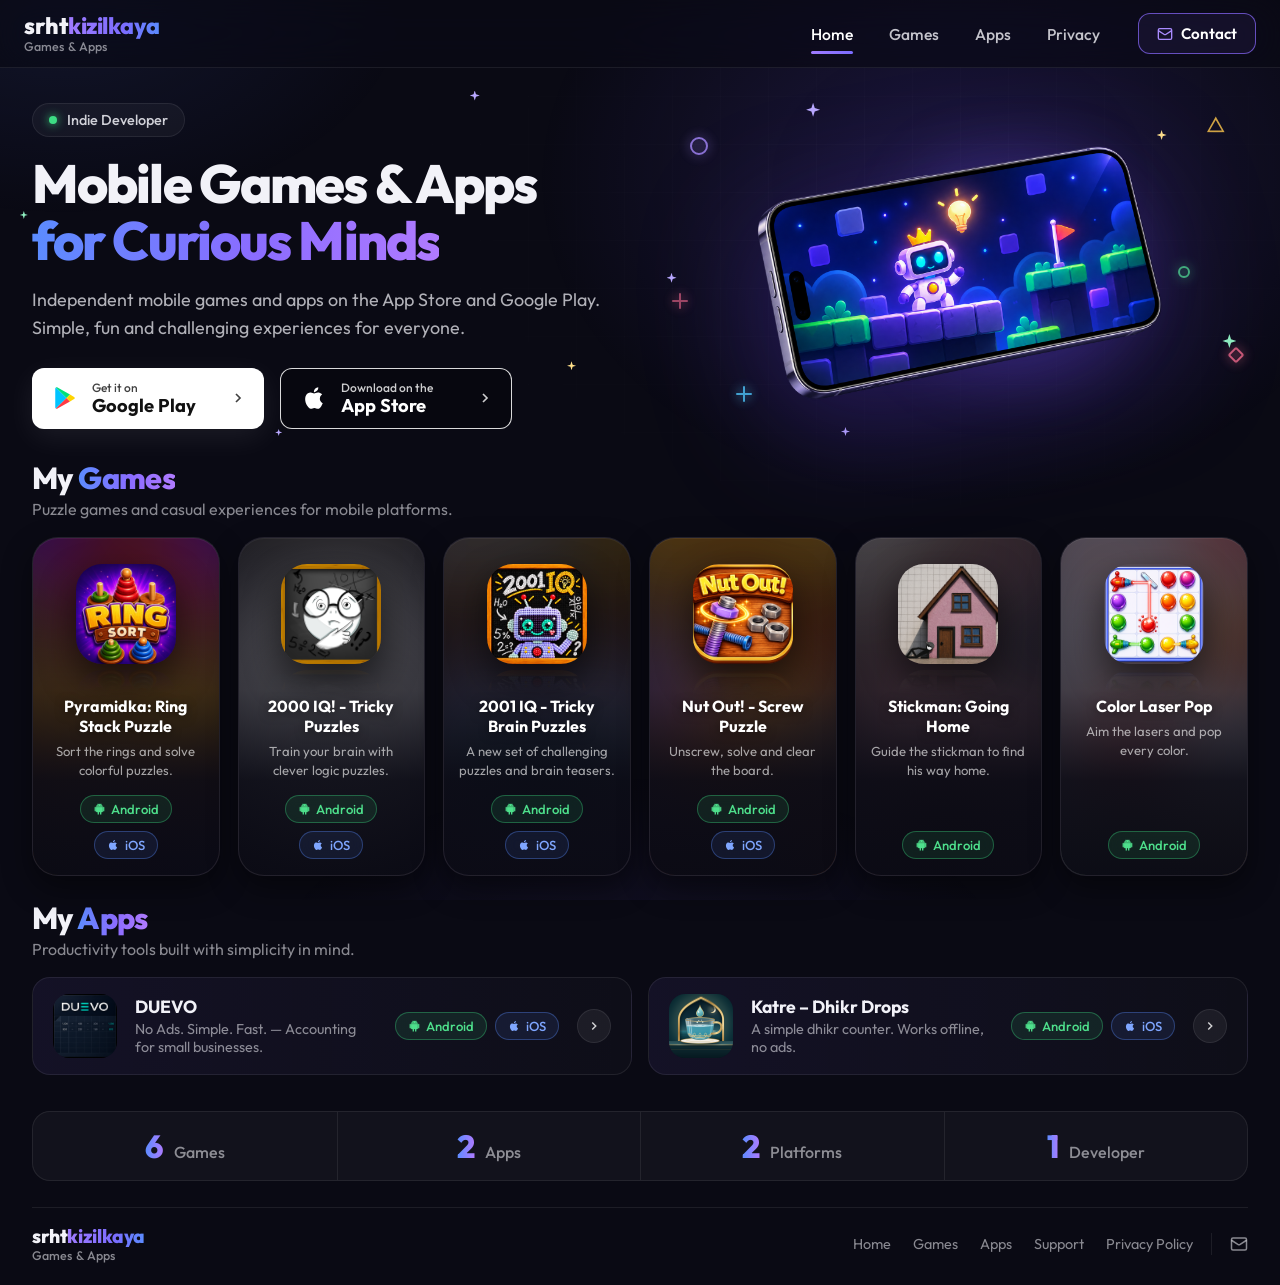
<file: index.html>
<!DOCTYPE html>
<html lang="en">
<head>
  <meta charset="UTF-8">
  <meta name="viewport" content="width=device-width, initial-scale=1.0">
  <title>srhtkizilkaya — Mobile Games & Apps</title>
  <link rel="preconnect" href="https://fonts.googleapis.com">
  <link rel="preconnect" href="https://fonts.gstatic.com" crossorigin>
  <link href="https://fonts.googleapis.com/css2?family=Outfit:wght@400;500;600;700;800;900&display=swap" rel="stylesheet">
  <link rel="stylesheet" href="style.css">
</head>
<body class="home">

<nav>
  <a class="nav-brand" href="index.html">
    <span class="brand-name">srht<span class="brand-accent">kizilkaya</span></span>
    <span class="nav-sub">Games &amp; Apps</span>
  </a>
  <ul class="nav-links">
    <li><a class="active" href="index.html">Home</a></li>
    <li><a href="#games">Games</a></li>
    <li><a href="#apps">Apps</a></li>
    <li><a href="privacy.html">Privacy</a></li>
  </ul>
  <a class="nav-contact-btn" href="support.html">
    <svg width="16" height="16" fill="none" stroke="currentColor" stroke-width="2" viewBox="0 0 24 24"><rect x="2" y="4" width="20" height="16" rx="2"/><path d="m22 7-8.97 5.7a1.94 1.94 0 0 1-2.06 0L2 7"/></svg>
    Contact
  </a>
</nav>

<main class="wrap">

  <section class="hero">
    <span class="spark sp6"></span><span class="spark sp7"></span><span class="spark sp8"></span><span class="spark sp9"></span>
    <div class="hero-content">
      <div class="hero-badge"><span class="hero-badge-dot"></span>Indie Developer</div>
      <h1 class="hero-title">Mobile Games &amp; Apps<br><span class="hero-title-accent">for Curious Minds</span></h1>
      <p class="hero-desc">Independent mobile games and apps on the App Store and Google Play.<br>Simple, fun and challenging experiences for everyone.</p>
      <div class="hero-btns">
        <a class="hero-btn hero-btn-light" href="https://play.google.com/store/apps/developer?id=Serhat+KIZILKAYA" target="_blank" rel="noopener">
          <svg width="26" height="26" viewBox="0 0 24 24">
            <path fill="#00C3FF" d="M3.6 2.2 13.4 12l-9.8 9.8c-.4-.3-.6-.8-.6-1.3V3.5c0-.5.2-1 .6-1.3z"/>
            <path fill="#00E07A" d="M3.6 2.2c.4-.3 1-.3 1.5 0L16.6 8.8 13.4 12z"/>
            <path fill="#FF3A44" d="M3.6 21.8 13.4 12l3.2 3.2-11.5 6.6c-.5.3-1.1.3-1.5 0z"/>
            <path fill="#FFD400" d="m16.6 8.8 3.8 2.2c.8.5.8 1.5 0 2l-3.8 2.2-3.2-3.2z"/>
          </svg>
          <span class="hero-btn-text"><span class="hero-btn-sub">Get it on</span><span class="hero-btn-main">Google Play</span></span>
          <svg class="chev" width="16" height="16" fill="none" stroke="currentColor" stroke-width="2.5" viewBox="0 0 24 24"><path d="m9 6 6 6-6 6"/></svg>
        </a>
        <a class="hero-btn hero-btn-dark" href="https://apps.apple.com/tr/developer/serhat-kizilkaya/id1548759397" target="_blank" rel="noopener">
          <svg width="26" height="26" viewBox="0 0 24 24" fill="currentColor"><path d="M18.71 19.5c-.83 1.24-1.71 2.45-3.05 2.47-1.34.03-1.77-.79-3.29-.79-1.53 0-2 .77-3.27.82-1.31.05-2.3-1.32-3.14-2.53C4.25 17 2.94 12.45 4.7 9.39c.87-1.52 2.43-2.48 4.12-2.51 1.28-.02 2.5.87 3.29.87.78 0 2.26-1.07 3.8-.91.65.03 2.47.26 3.64 1.98-.09.06-2.17 1.28-2.15 3.81.03 3.02 2.65 4.03 2.68 4.04-.03.07-.42 1.44-1.38 2.83M13 3.5c.73-.83 1.94-1.46 2.94-1.5.13 1.17-.34 2.35-1.04 3.19-.69.85-1.83 1.51-2.95 1.42-.15-1.15.41-2.35 1.05-3.11z"/></svg>
          <span class="hero-btn-text"><span class="hero-btn-sub">Download on the</span><span class="hero-btn-main">App Store</span></span>
          <svg class="chev" width="16" height="16" fill="none" stroke="currentColor" stroke-width="2.5" viewBox="0 0 24 24"><path d="m9 6 6 6-6 6"/></svg>
        </a>
      </div>
    </div>

    <div class="hero-visual">
      <div class="hero-glow"></div>
      <span class="geo geo-ring g1"></span>
      <span class="geo geo-plus g2"></span>
      <span class="geo geo-tri g3"></span>
      <span class="geo geo-diamond g4"></span>
      <span class="geo geo-ring g5"></span>
      <span class="geo geo-plus g6"></span>
      <span class="spark sp1"></span><span class="spark sp2"></span><span class="spark sp3"></span><span class="spark sp4"></span><span class="spark sp5"></span>
      <img src="heroImage.png" alt="Game preview" class="hero-img">
    </div>
  </section>

  <section id="games" class="block">
    <div class="block-head">
      <div>
        <h2 class="block-title">My <span class="accent-text">Games</span></h2>
        <p class="block-sub">Puzzle games and casual experiences for mobile platforms.</p>
      </div>
    </div>

    <div class="cards">
      <a class="card" href="pyramidka.html" style="--img:url('pyramidka_logo.png')">
        <span class="card-glow"></span>
        <img src="pyramidka_logo.png" alt="Pyramidka">
        <h3>Pyramidka: Ring Stack Puzzle</h3>
        <p>Sort the rings and solve colorful puzzles.</p>
        <div class="pills"><span class="pill pill-android">Android</span><span class="pill pill-ios">iOS</span></div>
      </a>
      <a class="card" href="2000iq.html" style="--img:url('2000iq_logo.png')">
        <span class="card-glow"></span>
        <img src="2000iq_logo.png" alt="2000 IQ">
        <h3>2000 IQ! - Tricky Puzzles</h3>
        <p>Train your brain with clever logic puzzles.</p>
        <div class="pills"><span class="pill pill-android">Android</span><span class="pill pill-ios">iOS</span></div>
      </a>
      <a class="card" href="2001iq.html" style="--img:url('2001iq_logo.png')">
        <span class="card-glow"></span>
        <img src="2001iq_logo.png" alt="2001 IQ">
        <h3>2001 IQ - Tricky Brain Puzzles</h3>
        <p>A new set of challenging puzzles and brain teasers.</p>
        <div class="pills"><span class="pill pill-android">Android</span><span class="pill pill-ios">iOS</span></div>
      </a>
      <a class="card" href="nutout.html" style="--img:url('logo1024.png')">
        <span class="card-glow"></span>
        <img src="logo1024.png" alt="Nut Out">
        <h3>Nut Out! - Screw Puzzle</h3>
        <p>Unscrew, solve and clear the board.</p>
        <div class="pills"><span class="pill pill-android">Android</span><span class="pill pill-ios">iOS</span></div>
      </a>
      <a class="card" href="sgh.html" style="--img:url('sghLogo.png')">
        <span class="card-glow"></span>
        <img src="sghLogo.png" alt="Stickman Going Home">
        <h3>Stickman: Going Home</h3>
        <p>Guide the stickman to find his way home.</p>
        <div class="pills"><span class="pill pill-android">Android</span></div>
      </a>
      <a class="card" href="colorlaserpop.html" style="--img:url('colorlaserLogo.png')">
        <span class="card-glow"></span>
        <img src="colorlaserLogo.png" alt="Color Laser Pop">
        <h3>Color Laser Pop</h3>
        <p>Aim the lasers and pop every color.</p>
        <div class="pills"><span class="pill pill-android">Android</span></div>
      </a>
    </div>
  </section>

  <section id="apps" class="block">
    <div class="block-head">
      <div>
        <h2 class="block-title">My <span class="accent-text">Apps</span></h2>
        <p class="block-sub">Productivity tools built with simplicity in mind.</p>
      </div>
    </div>
    <a class="app-card" href="duevo.html">
      <img src="duevonewlogo.png" alt="DUEVO">
      <div class="app-card-body">
        <h3>DUEVO</h3>
        <p>No Ads. Simple. Fast. — Accounting for small businesses.</p>
      </div>
      <div class="pills"><span class="pill pill-android">Android</span><span class="pill pill-ios">iOS</span></div>
      <span class="card-arrow static"><svg width="14" height="14" fill="none" stroke="currentColor" stroke-width="2.5" viewBox="0 0 24 24"><path d="m9 6 6 6-6 6"/></svg></span>
    </a>
    <a class="app-card" href="katre.html">
      <img src="katre_ikon_512.png" alt="Katre">
      <div class="app-card-body">
        <h3>Katre – Dhikr Drops</h3>
        <p>A simple dhikr counter. Works offline, no ads.</p>
      </div>
      <div class="pills"><span class="pill pill-android">Android</span><span class="pill pill-ios">iOS</span></div>
      <span class="card-arrow static"><svg width="14" height="14" fill="none" stroke="currentColor" stroke-width="2.5" viewBox="0 0 24 24"><path d="m9 6 6 6-6 6"/></svg></span>
    </a>
  </section>

  <section class="stats">
    <div class="stat"><span class="stat-num">6</span><span class="stat-label">Games</span></div>
    <div class="stat"><span class="stat-num">2</span><span class="stat-label">Apps</span></div>
    <div class="stat"><span class="stat-num">2</span><span class="stat-label">Platforms</span></div>
    <div class="stat"><span class="stat-num">1</span><span class="stat-label">Developer</span></div>
  </section>

</main>

<footer>
  <div class="footer-inner">
    <a class="nav-brand" href="index.html">
      <span class="brand-name">srht<span class="brand-accent">kizilkaya</span></span>
      <span class="nav-sub">Games &amp; Apps</span>
    </a>
    <div class="footer-right">
      <div class="footer-links">
        <a href="index.html">Home</a>
        <a href="#games">Games</a>
        <a href="#apps">Apps</a>
        <a href="support.html">Support</a>
        <a href="privacy.html">Privacy Policy</a>
      </div>
      <span class="footer-sep"></span>
      <a class="footer-icon" href="mailto:fourtypolesstudio@gmail.com" aria-label="Email">
        <svg width="18" height="18" fill="none" stroke="currentColor" stroke-width="2" viewBox="0 0 24 24"><rect x="2" y="4" width="20" height="16" rx="2"/><path d="m22 7-8.97 5.7a1.94 1.94 0 0 1-2.06 0L2 7"/></svg>
      </a>
    </div>
  </div>
</footer>

<script>
  document.addEventListener('visibilitychange', () => {
    document.documentElement.classList.toggle('paused', document.hidden);
  });

  if (matchMedia('(hover: hover) and (prefers-reduced-motion: no-preference)').matches) {
    document.querySelectorAll('.card').forEach(card => {
      card.addEventListener('pointermove', e => {
        const r = card.getBoundingClientRect();
        const x = (e.clientX - r.left) / r.width;
        const y = (e.clientY - r.top) / r.height;
        card.classList.add('tilting');
        card.style.setProperty('--ry', ((x - 0.5) * 10) + 'deg');
        card.style.setProperty('--rx', ((0.5 - y) * 10) + 'deg');
        card.style.setProperty('--mx', (x * 100) + '%');
        card.style.setProperty('--my', (y * 100) + '%');
      });
      card.addEventListener('pointerleave', () => {
        card.classList.remove('tilting');
        card.style.setProperty('--rx', '0deg');
        card.style.setProperty('--ry', '0deg');
      });
    });
  }
</script>

</body>
</html>
</file>
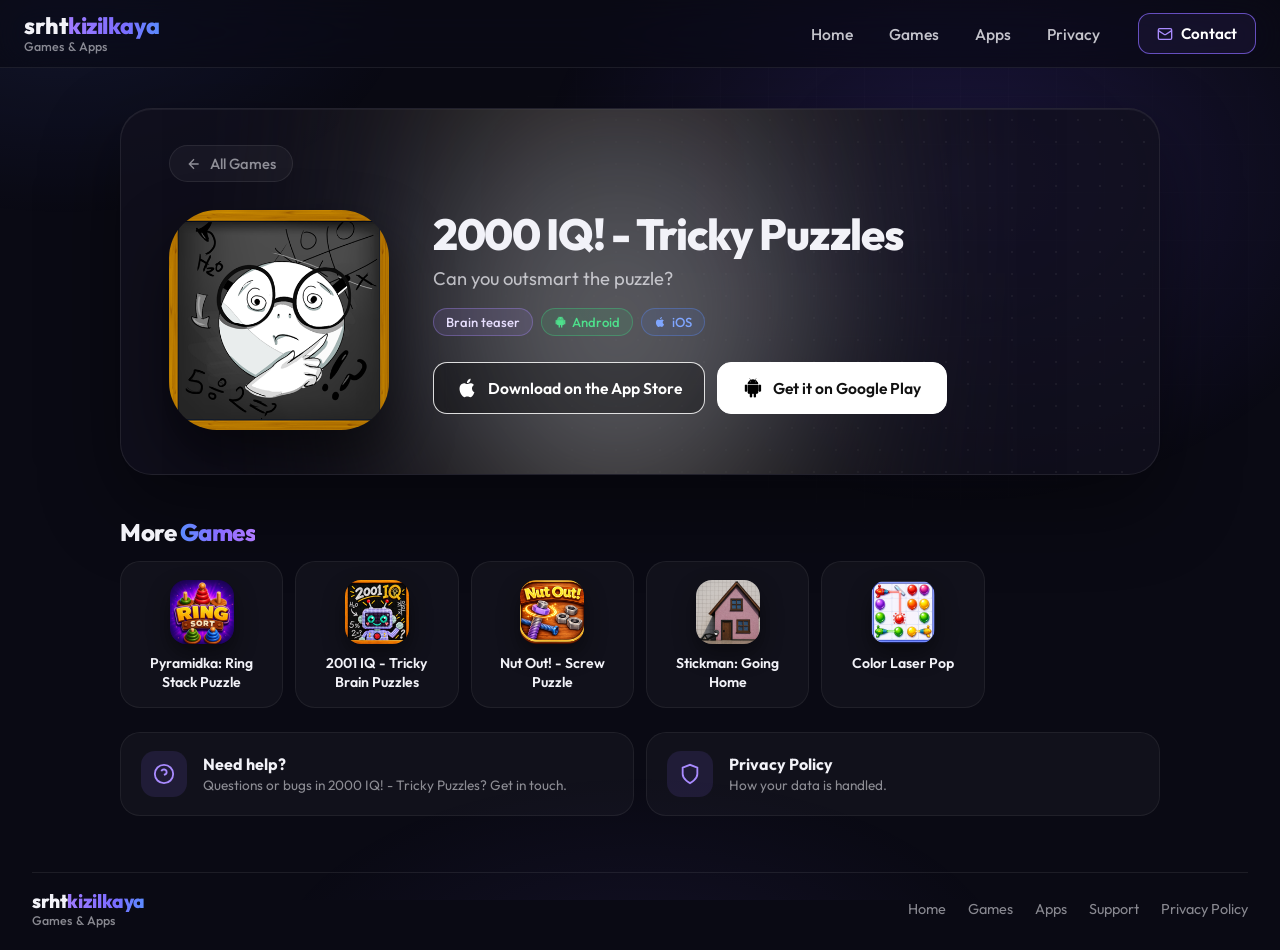
<file: 2000iq.html>
<!DOCTYPE html>
<html lang="en">
<head>
  <meta charset="UTF-8">
  <meta name="viewport" content="width=device-width, initial-scale=1.0">
  <title>2000 IQ! - Tricky Puzzles — Download</title>
  <link rel="preconnect" href="https://fonts.googleapis.com">
  <link href="https://fonts.googleapis.com/css2?family=Outfit:wght@400;500;600;700;800;900&display=swap" rel="stylesheet">
  <link rel="stylesheet" href="style.css">
</head>
<body>

<nav>
  <a class="nav-brand" href="index.html">
    <span class="brand-name">srht<span class="brand-accent">kizilkaya</span></span>
    <span class="nav-sub">Games &amp; Apps</span>
  </a>
  <ul class="nav-links">
    <li><a href="index.html">Home</a></li>
    <li><a href="index.html#games">Games</a></li>
    <li><a href="index.html#apps">Apps</a></li>
    <li><a href="privacy.html">Privacy</a></li>
  </ul>
  <a class="nav-contact-btn" href="support.html">
    <svg width="16" height="16" fill="none" stroke="currentColor" stroke-width="2" viewBox="0 0 24 24"><rect x="2" y="4" width="20" height="16" rx="2"/><path d="m22 7-8.97 5.7a1.94 1.94 0 0 1-2.06 0L2 7"/></svg>
    Contact
  </a>
</nav>

<div class="game-page">
  <a class="back-link" href="index.html">
    <svg width="16" height="16" fill="none" stroke="currentColor" stroke-width="2" viewBox="0 0 24 24"><path d="M19 12H5M12 5l-7 7 7 7"/></svg>
    All Games
  </a>

  <img class="game-icon" src="2000iq_logo.png" alt="2000 IQ">
  <h1>2000 IQ! - Tricky Puzzles</h1>
  <p class="tagline">Can you outsmart the puzzle?</p>

  <div class="store-buttons" id="store-buttons"></div>
</div>

<footer>
  <div class="footer-inner">
    <a class="nav-brand" href="index.html">
      <span class="brand-name">srht<span class="brand-accent">kizilkaya</span></span>
      <span class="nav-sub">Games &amp; Apps</span>
    </a>
    <div class="footer-right">
      <div class="footer-links">
        <a href="index.html">Home</a>
        <a href="index.html#games">Games</a>
        <a href="index.html#apps">Apps</a>
        <a href="support.html">Support</a>
        <a href="privacy.html">Privacy Policy</a>
      </div>
    </div>
  </div>
</footer>

<script>
  const ios     = 'https://apps.apple.com/app/2000-iq-t%C3%BCrk%C3%A7e-zeka-oyunu/id1548759275';
  const android = 'https://play.google.com/store/apps/details?id=com.Srhtkizilkaya.Game';

  const ua = navigator.userAgent;
  const isIOS     = /iPad|iPhone|iPod/.test(ua);
  const isAndroid = /Android/.test(ua);

  const btns = document.getElementById('store-buttons');

  const iosBtn = `<a class="store-btn store-btn-ios" href="${ios}" target="_blank" rel="noopener">
    <svg width="22" height="22" viewBox="0 0 24 24" fill="currentColor"><path d="M18.71 19.5c-.83 1.24-1.71 2.45-3.05 2.47-1.34.03-1.77-.79-3.29-.79-1.53 0-2 .77-3.27.82-1.31.05-2.3-1.32-3.14-2.53C4.25 17 2.94 12.45 4.7 9.39c.87-1.52 2.43-2.48 4.12-2.51 1.28-.02 2.5.87 3.29.87.78 0 2.26-1.07 3.8-.91.65.03 2.47.26 3.64 1.98-.09.06-2.17 1.28-2.15 3.81.03 3.02 2.65 4.03 2.68 4.04-.03.07-.42 1.44-1.38 2.83M13 3.5c.73-.83 1.94-1.46 2.94-1.5.13 1.17-.34 2.35-1.04 3.19-.69.85-1.83 1.51-2.95 1.42-.15-1.15.41-2.35 1.05-3.11z"/></svg>
    Download on the App Store
  </a>`;

  const androidBtn = `<a class="store-btn store-btn-android" href="${android}" target="_blank" rel="noopener">
    <img src="androidLogo.png" alt="Android" style="width:20px;height:20px;object-fit:contain;flex-shrink:0;filter:invert(1);">
    Get it on Google Play
  </a>`;

  if (isIOS) {
    btns.innerHTML = iosBtn;
  } else if (isAndroid) {
    btns.innerHTML = androidBtn;
  } else {
    btns.innerHTML = iosBtn + androidBtn;
  }
</script>

<script src="games.js"></script>
</body>
</html>
</file>
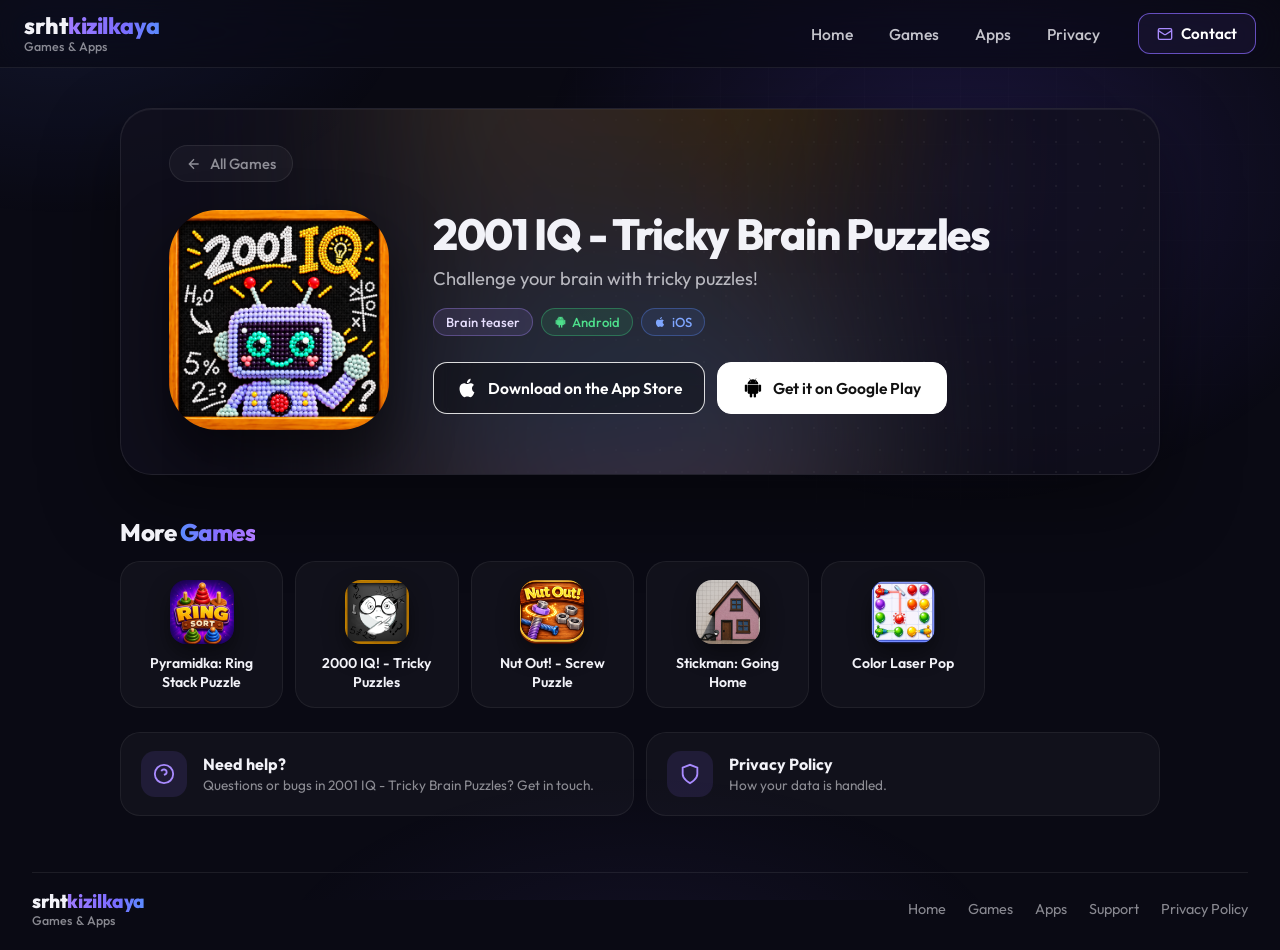
<file: 2001iq.html>
<!DOCTYPE html>
<html lang="en">
<head>
  <meta charset="UTF-8">
  <meta name="viewport" content="width=device-width, initial-scale=1.0">
  <title>2001 IQ - Tricky Brain Puzzles — Download</title>
  <link rel="preconnect" href="https://fonts.googleapis.com">
  <link href="https://fonts.googleapis.com/css2?family=Outfit:wght@400;500;600;700;800;900&display=swap" rel="stylesheet">
  <link rel="stylesheet" href="style.css">
</head>
<body>

<nav>
  <a class="nav-brand" href="index.html">
    <span class="brand-name">srht<span class="brand-accent">kizilkaya</span></span>
    <span class="nav-sub">Games &amp; Apps</span>
  </a>
  <ul class="nav-links">
    <li><a href="index.html">Home</a></li>
    <li><a href="index.html#games">Games</a></li>
    <li><a href="index.html#apps">Apps</a></li>
    <li><a href="privacy.html">Privacy</a></li>
  </ul>
  <a class="nav-contact-btn" href="support.html">
    <svg width="16" height="16" fill="none" stroke="currentColor" stroke-width="2" viewBox="0 0 24 24"><rect x="2" y="4" width="20" height="16" rx="2"/><path d="m22 7-8.97 5.7a1.94 1.94 0 0 1-2.06 0L2 7"/></svg>
    Contact
  </a>
</nav>

<div class="game-page">
  <a class="back-link" href="index.html">
    <svg width="16" height="16" fill="none" stroke="currentColor" stroke-width="2" viewBox="0 0 24 24"><path d="M19 12H5M12 5l-7 7 7 7"/></svg>
    All Games
  </a>

  <img class="game-icon" src="2001iq_logo.png" alt="2001 IQ">
  <h1>2001 IQ - Tricky Brain Puzzles</h1>
  <p class="tagline">Challenge your brain with tricky puzzles!</p>

  <div class="store-buttons" id="store-buttons"></div>
</div>

<footer>
  <div class="footer-inner">
    <a class="nav-brand" href="index.html">
      <span class="brand-name">srht<span class="brand-accent">kizilkaya</span></span>
      <span class="nav-sub">Games &amp; Apps</span>
    </a>
    <div class="footer-right">
      <div class="footer-links">
        <a href="index.html">Home</a>
        <a href="index.html#games">Games</a>
        <a href="index.html#apps">Apps</a>
        <a href="support.html">Support</a>
        <a href="privacy.html">Privacy Policy</a>
      </div>
    </div>
  </div>
</footer>

<script>
  const ios     = 'https://apps.apple.com/app/2001-iq-tricky-puzzles/id6819387588';
  const android = 'https://play.google.com/store/apps/details?id=com.fourtypoles.iq2001';

  const ua = navigator.userAgent;
  const isIOS     = /iPad|iPhone|iPod/.test(ua);
  const isAndroid = /Android/.test(ua);

  const btns = document.getElementById('store-buttons');

  const iosBtn = `<a class="store-btn store-btn-ios" href="${ios}" target="_blank" rel="noopener">
    <svg width="22" height="22" viewBox="0 0 24 24" fill="currentColor"><path d="M18.71 19.5c-.83 1.24-1.71 2.45-3.05 2.47-1.34.03-1.77-.79-3.29-.79-1.53 0-2 .77-3.27.82-1.31.05-2.3-1.32-3.14-2.53C4.25 17 2.94 12.45 4.7 9.39c.87-1.52 2.43-2.48 4.12-2.51 1.28-.02 2.5.87 3.29.87.78 0 2.26-1.07 3.8-.91.65.03 2.47.26 3.64 1.98-.09.06-2.17 1.28-2.15 3.81.03 3.02 2.65 4.03 2.68 4.04-.03.07-.42 1.44-1.38 2.83M13 3.5c.73-.83 1.94-1.46 2.94-1.5.13 1.17-.34 2.35-1.04 3.19-.69.85-1.83 1.51-2.95 1.42-.15-1.15.41-2.35 1.05-3.11z"/></svg>
    Download on the App Store
  </a>`;

  const androidBtn = `<a class="store-btn store-btn-android" href="${android}" target="_blank" rel="noopener">
    <img src="androidLogo.png" alt="Android" style="width:20px;height:20px;object-fit:contain;flex-shrink:0;filter:invert(1);">
    Get it on Google Play
  </a>`;

  if (isIOS) {
    btns.innerHTML = iosBtn;
  } else if (isAndroid) {
    btns.innerHTML = androidBtn;
  } else {
    btns.innerHTML = iosBtn + androidBtn;
  }
</script>
<script src="games.js"></script>
</body>
</html>
</file>
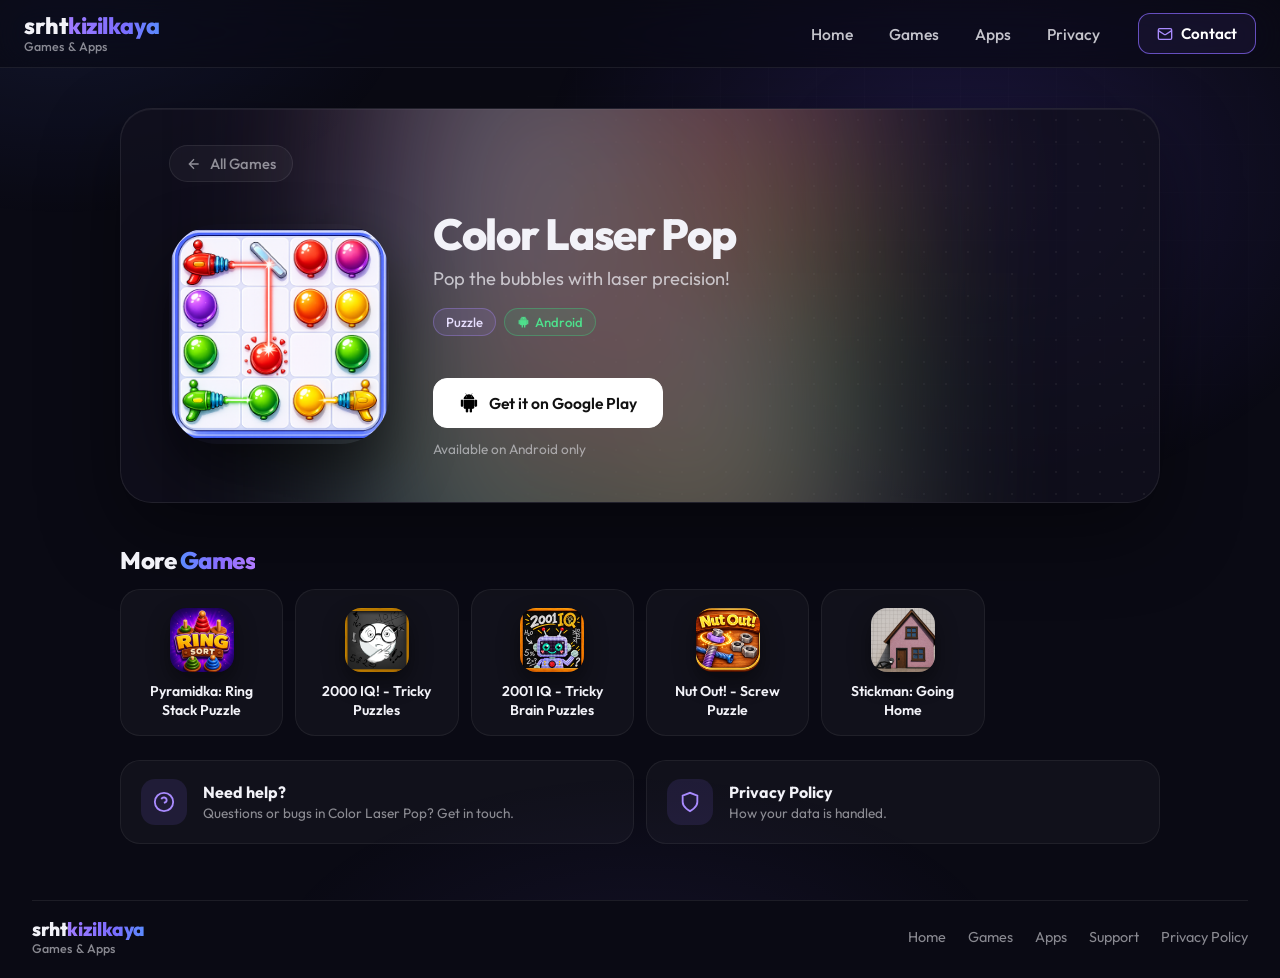
<file: colorlaserpop.html>
<!DOCTYPE html>
<html lang="en">
<head>
  <meta charset="UTF-8">
  <meta name="viewport" content="width=device-width, initial-scale=1.0">
  <title>Color Laser Pop — Download</title>
  <link rel="preconnect" href="https://fonts.googleapis.com">
  <link href="https://fonts.googleapis.com/css2?family=Outfit:wght@400;500;600;700;800;900&display=swap" rel="stylesheet">
  <link rel="stylesheet" href="style.css">
</head>
<body>

<nav>
  <a class="nav-brand" href="index.html">
    <span class="brand-name">srht<span class="brand-accent">kizilkaya</span></span>
    <span class="nav-sub">Games &amp; Apps</span>
  </a>
  <ul class="nav-links">
    <li><a href="index.html">Home</a></li>
    <li><a href="index.html#games">Games</a></li>
    <li><a href="index.html#apps">Apps</a></li>
    <li><a href="privacy.html">Privacy</a></li>
  </ul>
  <a class="nav-contact-btn" href="support.html">
    <svg width="16" height="16" fill="none" stroke="currentColor" stroke-width="2" viewBox="0 0 24 24"><rect x="2" y="4" width="20" height="16" rx="2"/><path d="m22 7-8.97 5.7a1.94 1.94 0 0 1-2.06 0L2 7"/></svg>
    Contact
  </a>
</nav>

<div class="game-page">
  <a class="back-link" href="index.html">
    <svg width="16" height="16" fill="none" stroke="currentColor" stroke-width="2" viewBox="0 0 24 24"><path d="M19 12H5M12 5l-7 7 7 7"/></svg>
    All Games
  </a>

  <img class="game-icon" src="colorlaserLogo.png" alt="Color Laser Pop">
  <h1>Color Laser Pop</h1>
  <p class="tagline">Pop the bubbles with laser precision!</p>

  <div class="store-buttons" style="margin-top: 16px;">
    <a class="store-btn store-btn-android" href="https://play.google.com/store/apps/details?id=com.fourtypoles.colorlaserpop" target="_blank" rel="noopener">
      <img src="androidLogo.png" alt="Android" style="width:20px;height:20px;object-fit:contain;flex-shrink:0;filter:invert(1);">
      Get it on Google Play
    </a>
  </div>
  <p class="store-btn-only" style="margin-top:14px;">Available on Android only</p>
</div>

<footer>
  <div class="footer-inner">
    <a class="nav-brand" href="index.html">
      <span class="brand-name">srht<span class="brand-accent">kizilkaya</span></span>
      <span class="nav-sub">Games &amp; Apps</span>
    </a>
    <div class="footer-right">
      <div class="footer-links">
        <a href="index.html">Home</a>
        <a href="index.html#games">Games</a>
        <a href="index.html#apps">Apps</a>
        <a href="support.html">Support</a>
        <a href="privacy.html">Privacy Policy</a>
      </div>
    </div>
  </div>
</footer>

<script src="games.js"></script>
</body>
</html>
</file>
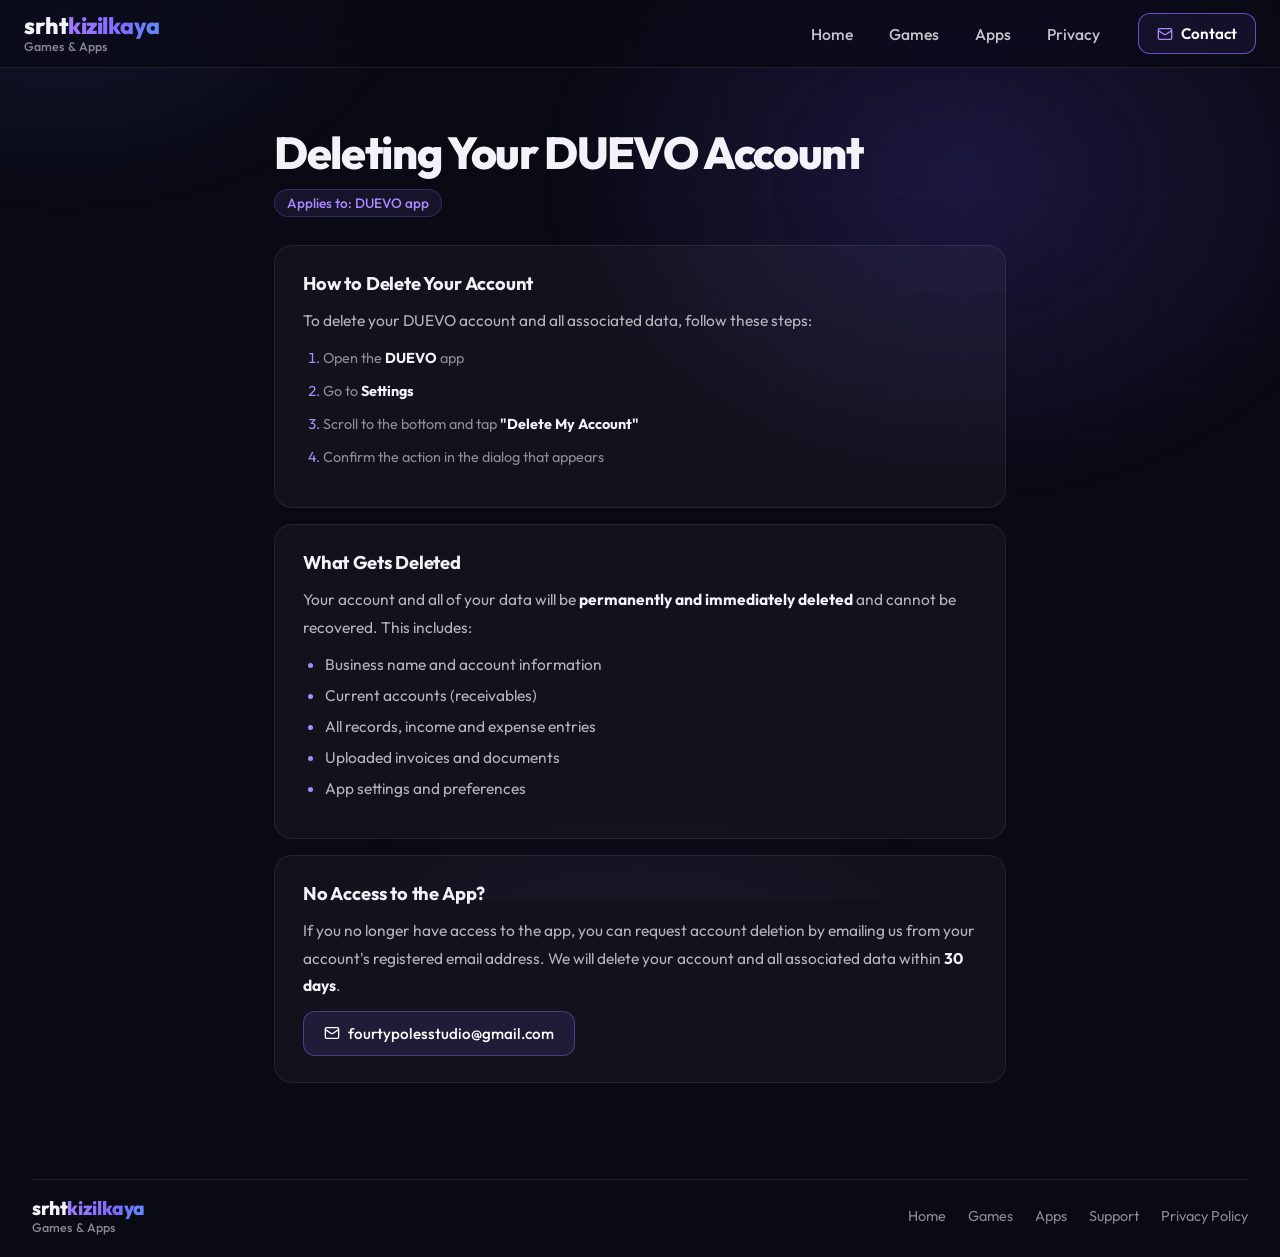
<file: delete-account.html>
<!DOCTYPE html>
<html lang="en">
<head>
  <meta charset="UTF-8">
  <meta name="viewport" content="width=device-width, initial-scale=1.0">
  <title>Delete Account — DUEVO</title>
  <link rel="preconnect" href="https://fonts.googleapis.com">
  <link href="https://fonts.googleapis.com/css2?family=Outfit:wght@400;500;600;700;800;900&display=swap" rel="stylesheet">
  <link rel="stylesheet" href="style.css">
</head>
<body>

<nav>
  <a class="nav-brand" href="index.html">
    <span class="brand-name">srht<span class="brand-accent">kizilkaya</span></span>
    <span class="nav-sub">Games &amp; Apps</span>
  </a>
  <ul class="nav-links">
    <li><a href="index.html">Home</a></li>
    <li><a href="index.html#games">Games</a></li>
    <li><a href="index.html#apps">Apps</a></li>
    <li><a href="privacy.html">Privacy</a></li>
  </ul>
  <a class="nav-contact-btn" href="support.html">
    <svg width="16" height="16" fill="none" stroke="currentColor" stroke-width="2" viewBox="0 0 24 24"><rect x="2" y="4" width="20" height="16" rx="2"/><path d="m22 7-8.97 5.7a1.94 1.94 0 0 1-2.06 0L2 7"/></svg>
    Contact
  </a>
</nav>

<div class="privacy-page">
  <h1>Deleting Your DUEVO Account</h1>
  <p class="last-updated">Applies to: DUEVO app</p>

  <div class="policy-section">
    <h2>How to Delete Your Account</h2>
    <p>To delete your DUEVO account and all associated data, follow these steps:</p>
    <ol style="color:var(--text-muted); font-size:0.9rem; line-height:2; padding-left:20px;">
      <li>Open the <strong style="color:var(--text);">DUEVO</strong> app</li>
      <li>Go to <strong style="color:var(--text);">Settings</strong></li>
      <li>Scroll to the bottom and tap <strong style="color:var(--text);">"Delete My Account"</strong></li>
      <li>Confirm the action in the dialog that appears</li>
    </ol>
  </div>

  <div class="policy-section">
    <h2>What Gets Deleted</h2>
    <p>Your account and all of your data will be <strong>permanently and immediately deleted</strong> and cannot be recovered. This includes:</p>
    <ul>
      <li>Business name and account information</li>
      <li>Current accounts (receivables)</li>
      <li>All records, income and expense entries</li>
      <li>Uploaded invoices and documents</li>
      <li>App settings and preferences</li>
    </ul>
  </div>

  <div class="policy-section">
    <h2>No Access to the App?</h2>
    <p>If you no longer have access to the app, you can request account deletion by emailing us from your account's registered email address. We will delete your account and all associated data within <strong>30 days</strong>.</p>
    <a class="email-btn" href="mailto:fourtypolesstudio@gmail.com">
      <svg width="16" height="16" fill="none" stroke="currentColor" stroke-width="2" viewBox="0 0 24 24"><rect x="2" y="4" width="20" height="16" rx="2"/><path d="m22 7-8.97 5.7a1.94 1.94 0 0 1-2.06 0L2 7"/></svg>
      fourtypolesstudio@gmail.com
    </a>
  </div>
</div>

<footer>
  <div class="footer-inner">
    <a class="nav-brand" href="index.html">
      <span class="brand-name">srht<span class="brand-accent">kizilkaya</span></span>
      <span class="nav-sub">Games &amp; Apps</span>
    </a>
    <div class="footer-right">
      <div class="footer-links">
        <a href="index.html">Home</a>
        <a href="index.html#games">Games</a>
        <a href="index.html#apps">Apps</a>
        <a href="support.html">Support</a>
        <a href="privacy.html">Privacy Policy</a>
      </div>
    </div>
  </div>
</footer>

</body>
</html>
</file>
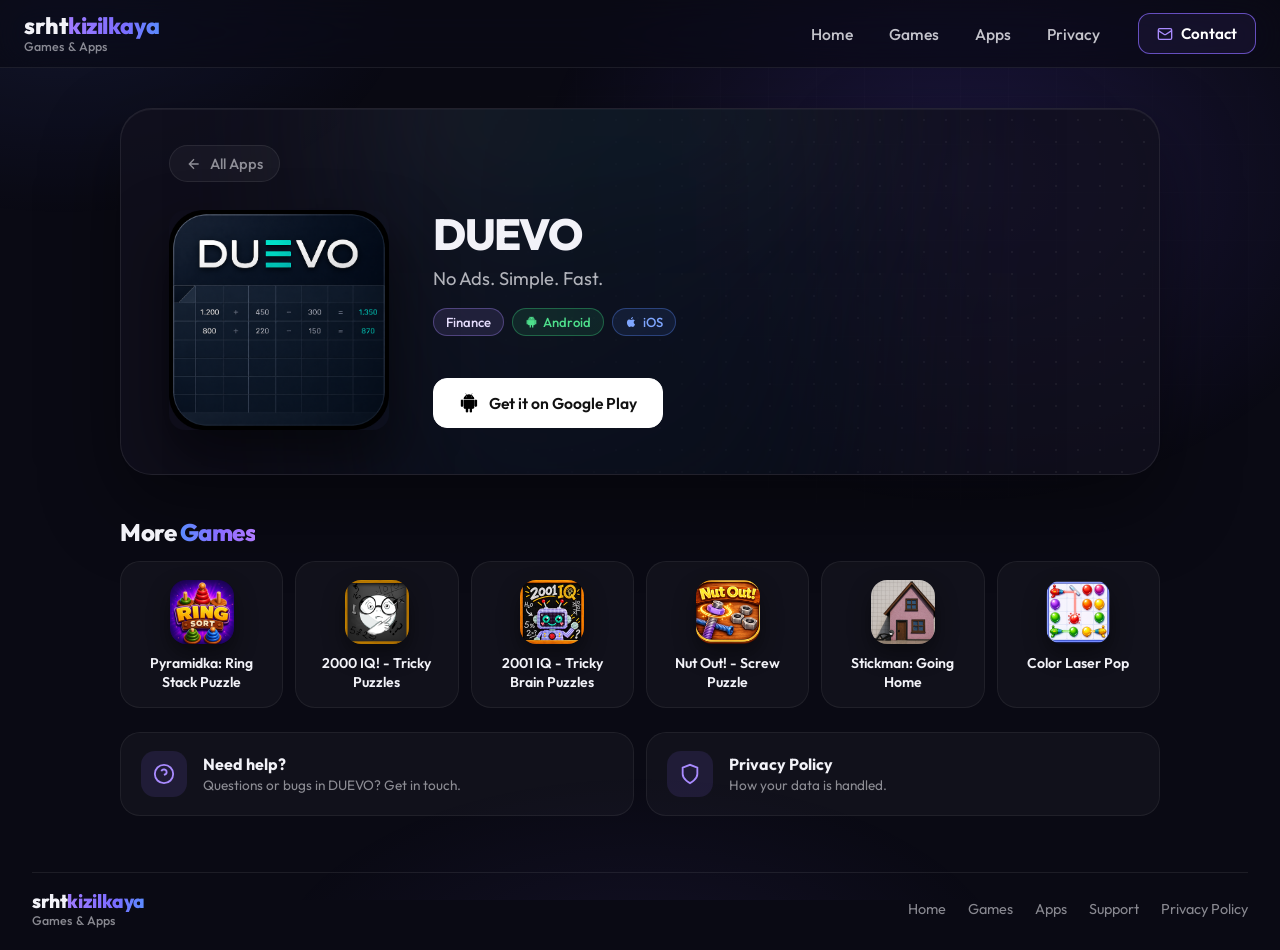
<file: duevo.html>
<!DOCTYPE html>
<html lang="en">
<head>
  <meta charset="UTF-8">
  <meta name="viewport" content="width=device-width, initial-scale=1.0">
  <title>DUEVO — Download</title>
  <link rel="preconnect" href="https://fonts.googleapis.com">
  <link href="https://fonts.googleapis.com/css2?family=Outfit:wght@400;500;600;700;800;900&display=swap" rel="stylesheet">
  <link rel="stylesheet" href="style.css">
</head>
<body>

<nav>
  <a class="nav-brand" href="index.html">
    <span class="brand-name">srht<span class="brand-accent">kizilkaya</span></span>
    <span class="nav-sub">Games &amp; Apps</span>
  </a>
  <ul class="nav-links">
    <li><a href="index.html">Home</a></li>
    <li><a href="index.html#games">Games</a></li>
    <li><a href="index.html#apps">Apps</a></li>
    <li><a href="privacy.html">Privacy</a></li>
  </ul>
  <a class="nav-contact-btn" href="support.html">
    <svg width="16" height="16" fill="none" stroke="currentColor" stroke-width="2" viewBox="0 0 24 24"><rect x="2" y="4" width="20" height="16" rx="2"/><path d="m22 7-8.97 5.7a1.94 1.94 0 0 1-2.06 0L2 7"/></svg>
    Contact
  </a>
</nav>

<div class="game-page">
  <a class="back-link" href="index.html">
    <svg width="16" height="16" fill="none" stroke="currentColor" stroke-width="2" viewBox="0 0 24 24"><path d="M19 12H5M12 5l-7 7 7 7"/></svg>
    All Apps
  </a>

  <img class="game-icon" src="duevonewlogo.png" alt="DUEVO" style="border-radius:16px;">
  <h1>DUEVO</h1>
  <p class="tagline">No Ads. Simple. Fast.</p>

  <div class="store-buttons" style="margin-top: 16px;">
    <a class="store-btn store-btn-android" href="https://play.google.com/store/apps/details?id=com.srhtkizilkaya.accounting" target="_blank" rel="noopener">
      <img src="androidLogo.png" alt="Android" style="width:20px;height:20px;object-fit:contain;flex-shrink:0;filter:invert(1);">
      Get it on Google Play
    </a>
  </div>
</div>

<footer>
  <div class="footer-inner">
    <a class="nav-brand" href="index.html">
      <span class="brand-name">srht<span class="brand-accent">kizilkaya</span></span>
      <span class="nav-sub">Games &amp; Apps</span>
    </a>
    <div class="footer-right">
      <div class="footer-links">
        <a href="index.html">Home</a>
        <a href="index.html#games">Games</a>
        <a href="index.html#apps">Apps</a>
        <a href="support.html">Support</a>
        <a href="privacy.html">Privacy Policy</a>
      </div>
    </div>
  </div>
</footer>

<script src="games.js"></script>
</body>
</html>
</file>
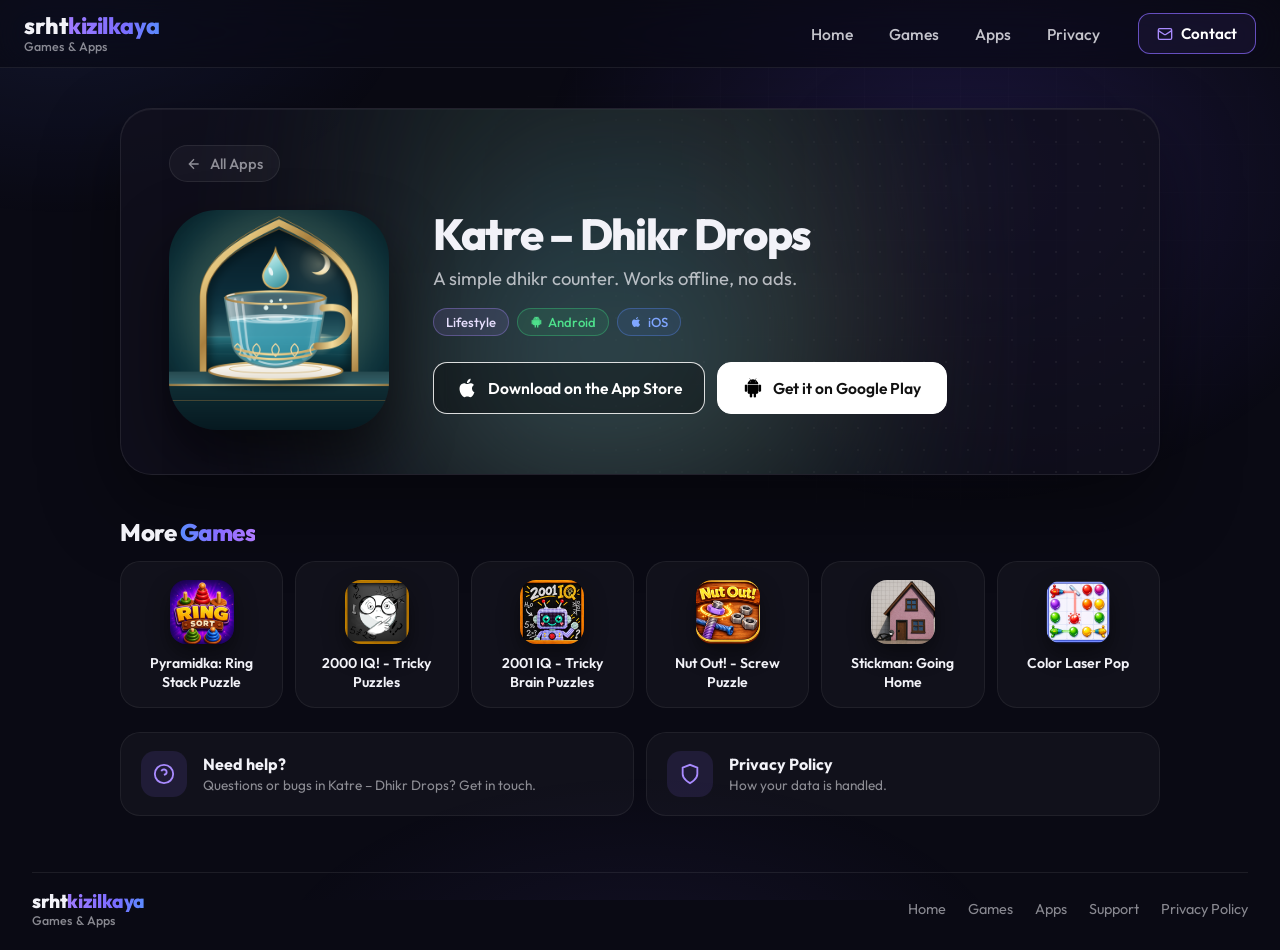
<file: getkatre.html>
<!DOCTYPE html>
<html lang="en">
<head>
  <meta charset="UTF-8">
  <meta name="viewport" content="width=device-width, initial-scale=1.0">
  <title>Katre – Dhikr Drops</title>
  <script>
    (function () {
      var ua = navigator.userAgent || '';
      var ios = /iPhone|iPad|iPod/i.test(ua) || (navigator.platform === 'MacIntel' && navigator.maxTouchPoints > 1);
      if (ios) location.replace('https://apps.apple.com/app/katre-zikir-damlas%C4%B1/id6827218640');
      else if (/Android/i.test(ua)) location.replace('https://play.google.com/store/apps/details?id=com.katre.app');
      else location.replace('katre.html');
    })();
  </script>
  <style>
    body { margin: 0; min-height: 100vh; display: flex; align-items: center; justify-content: center; background: #0a0a14; color: #f2f2f8; font-family: system-ui, sans-serif; text-align: center; }
    a { color: #a98bff; }
  </style>
</head>
<body>
  <p>Opening Katre… <br><a href="katre.html">Tap here if nothing happens</a></p>
</body>
</html>
</file>
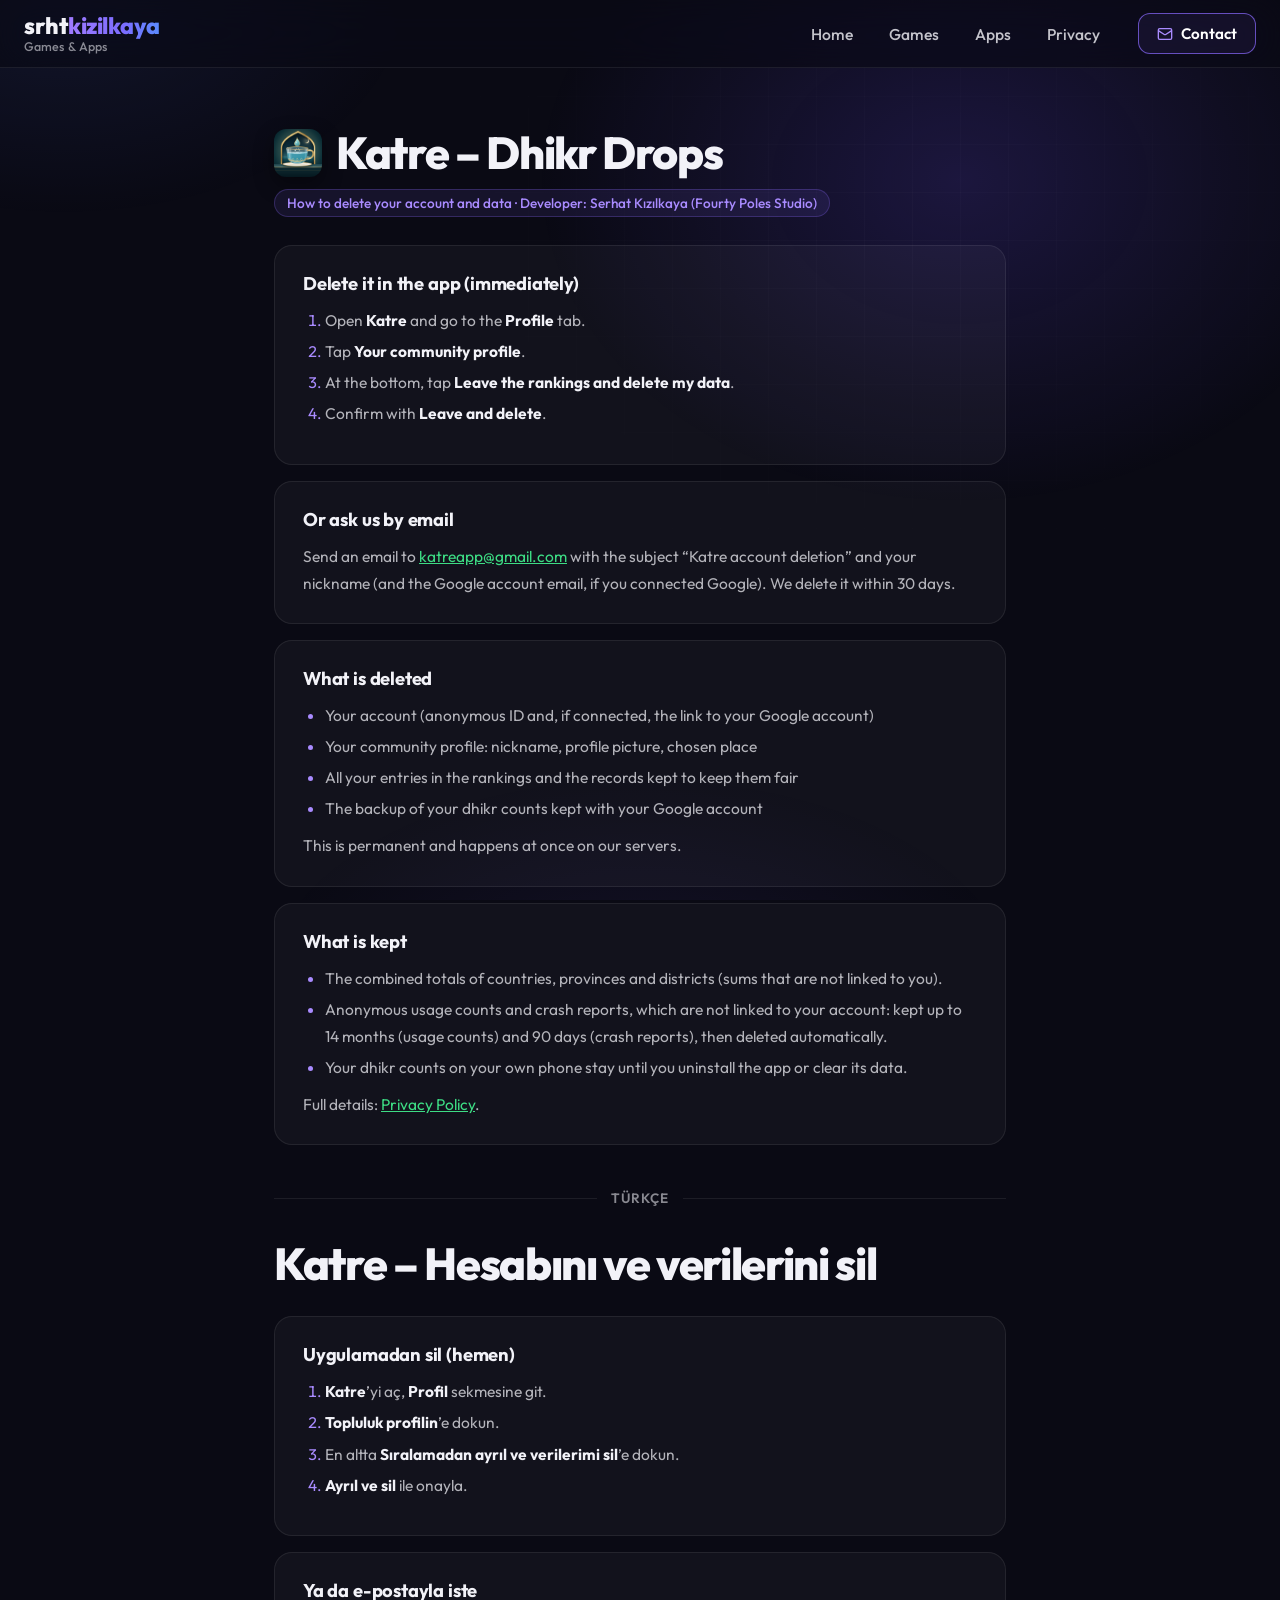
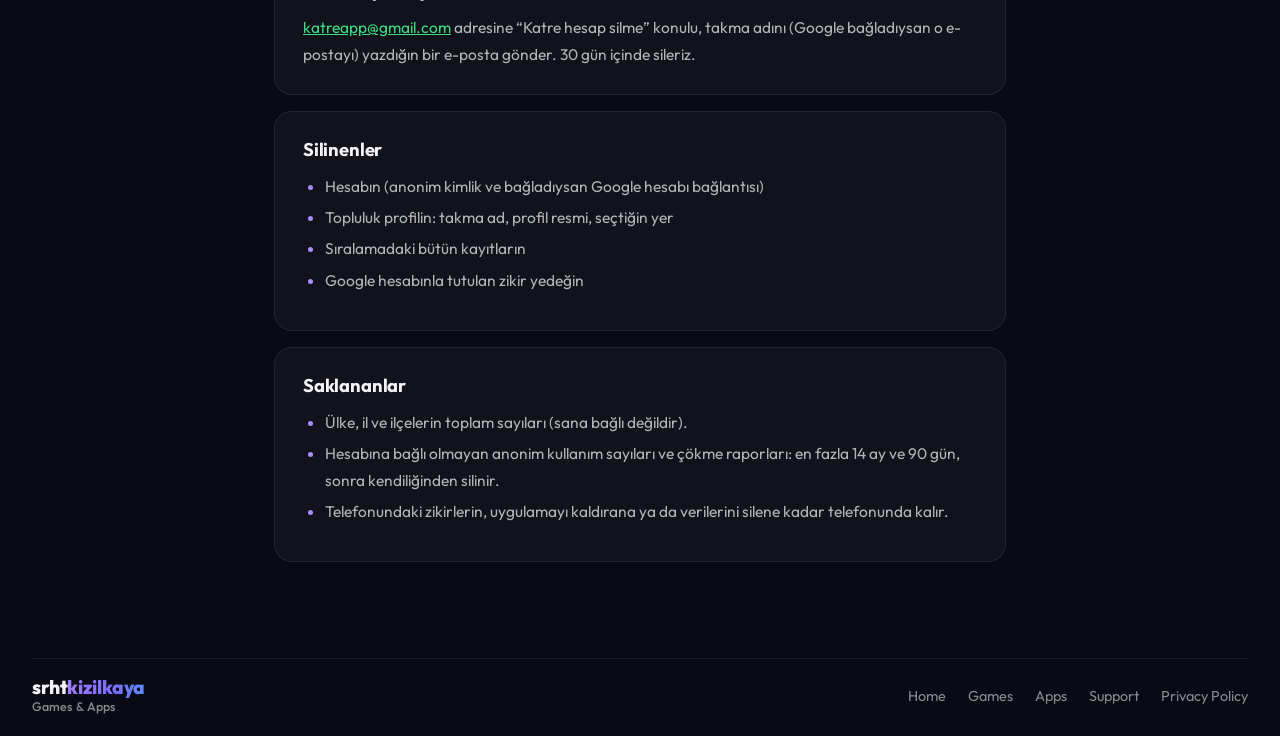
<file: katre-delete.html>
<!DOCTYPE html>
<html lang="en">
<head>
  <meta charset="UTF-8">
  <meta name="viewport" content="width=device-width, initial-scale=1.0">
  <title>Katre – Delete your account and data</title>
  <link rel="preconnect" href="https://fonts.googleapis.com">
  <link href="https://fonts.googleapis.com/css2?family=Outfit:wght@400;500;600;700;800;900&display=swap" rel="stylesheet">
  <link rel="stylesheet" href="style.css">
</head>
<body>

<nav>
  <a class="nav-brand" href="index.html">
    <span class="brand-name">srht<span class="brand-accent">kizilkaya</span></span>
    <span class="nav-sub">Games &amp; Apps</span>
  </a>
  <ul class="nav-links">
    <li><a href="index.html">Home</a></li>
    <li><a href="index.html#games">Games</a></li>
    <li><a href="index.html#apps">Apps</a></li>
    <li><a href="privacy.html">Privacy</a></li>
  </ul>
  <a class="nav-contact-btn" href="support.html">
    <svg width="16" height="16" fill="none" stroke="currentColor" stroke-width="2" viewBox="0 0 24 24"><rect x="2" y="4" width="20" height="16" rx="2"/><path d="m22 7-8.97 5.7a1.94 1.94 0 0 1-2.06 0L2 7"/></svg>
    Contact
  </a>
</nav>

<div class="privacy-page">
  <div class="kd-title">
    <img class="kd-icon" src="katre_ikon_512.png" alt="Katre">
    <h1>Katre – Dhikr Drops</h1>
  </div>
  <p class="last-updated">How to delete your account and data · Developer: Serhat Kızılkaya (Fourty Poles Studio)</p>

  <div class="policy-section">
    <h2>Delete it in the app (immediately)</h2>
    <ol>
      <li>Open <strong>Katre</strong> and go to the <strong>Profile</strong> tab.</li>
      <li>Tap <strong>Your community profile</strong>.</li>
      <li>At the bottom, tap <strong>Leave the rankings and delete my data</strong>.</li>
      <li>Confirm with <strong>Leave and delete</strong>.</li>
    </ol>
  </div>

  <div class="policy-section">
    <h2>Or ask us by email</h2>
    <p>Send an email to <a href="mailto:katreapp@gmail.com?subject=Katre%20account%20deletion" style="color:var(--accent2);">katreapp@gmail.com</a> with the subject “Katre account deletion” and your nickname (and the Google account email, if you connected Google). We delete it within 30 days.</p>
  </div>

  <div class="policy-section">
    <h2>What is deleted</h2>
    <ul>
      <li>Your account (anonymous ID and, if connected, the link to your Google account)</li>
      <li>Your community profile: nickname, profile picture, chosen place</li>
      <li>All your entries in the rankings and the records kept to keep them fair</li>
      <li>The backup of your dhikr counts kept with your Google account</li>
    </ul>
    <p>This is permanent and happens at once on our servers.</p>
  </div>

  <div class="policy-section">
    <h2>What is kept</h2>
    <ul>
      <li>The combined totals of countries, provinces and districts (sums that are not linked to you).</li>
      <li>Anonymous usage counts and crash reports, which are not linked to your account: kept up to 14 months (usage counts) and 90 days (crash reports), then deleted automatically.</li>
      <li>Your dhikr counts on your own phone stay until you uninstall the app or clear its data.</li>
    </ul>
    <p>Full details: <a href="https://srhtkizilkaya.github.io/privacy.html" style="color:var(--accent2);">Privacy Policy</a>.</p>
  </div>

  <div class="kd-divider"><span>Türkçe</span></div>

  <div lang="tr">
    <h1>Katre – Hesabını ve verilerini sil</h1>

    <div class="policy-section" style="margin-top:24px;">
      <h2>Uygulamadan sil (hemen)</h2>
      <ol>
        <li><strong>Katre</strong>’yi aç, <strong>Profil</strong> sekmesine git.</li>
        <li><strong>Topluluk profilin</strong>’e dokun.</li>
        <li>En altta <strong>Sıralamadan ayrıl ve verilerimi sil</strong>’e dokun.</li>
        <li><strong>Ayrıl ve sil</strong> ile onayla.</li>
      </ol>
    </div>

    <div class="policy-section">
      <h2>Ya da e-postayla iste</h2>
      <p><a href="mailto:katreapp@gmail.com?subject=Katre%20hesap%20silme" style="color:var(--accent2);">katreapp@gmail.com</a> adresine “Katre hesap silme” konulu, takma adını (Google bağladıysan o e-postayı) yazdığın bir e-posta gönder. 30 gün içinde sileriz.</p>
    </div>

    <div class="policy-section">
      <h2>Silinenler</h2>
      <ul>
        <li>Hesabın (anonim kimlik ve bağladıysan Google hesabı bağlantısı)</li>
        <li>Topluluk profilin: takma ad, profil resmi, seçtiğin yer</li>
        <li>Sıralamadaki bütün kayıtların</li>
        <li>Google hesabınla tutulan zikir yedeğin</li>
      </ul>
    </div>

    <div class="policy-section">
      <h2>Saklananlar</h2>
      <ul>
        <li>Ülke, il ve ilçelerin toplam sayıları (sana bağlı değildir).</li>
        <li>Hesabına bağlı olmayan anonim kullanım sayıları ve çökme raporları: en fazla 14 ay ve 90 gün, sonra kendiliğinden silinir.</li>
        <li>Telefonundaki zikirlerin, uygulamayı kaldırana ya da verilerini silene kadar telefonunda kalır.</li>
      </ul>
    </div>
  </div>
</div>

<footer>
  <div class="footer-inner">
    <a class="nav-brand" href="index.html">
      <span class="brand-name">srht<span class="brand-accent">kizilkaya</span></span>
      <span class="nav-sub">Games &amp; Apps</span>
    </a>
    <div class="footer-right">
      <div class="footer-links">
        <a href="index.html">Home</a>
        <a href="index.html#games">Games</a>
        <a href="index.html#apps">Apps</a>
        <a href="support.html">Support</a>
        <a href="privacy.html">Privacy Policy</a>
      </div>
    </div>
  </div>
</footer>

</body>
</html>
</file>
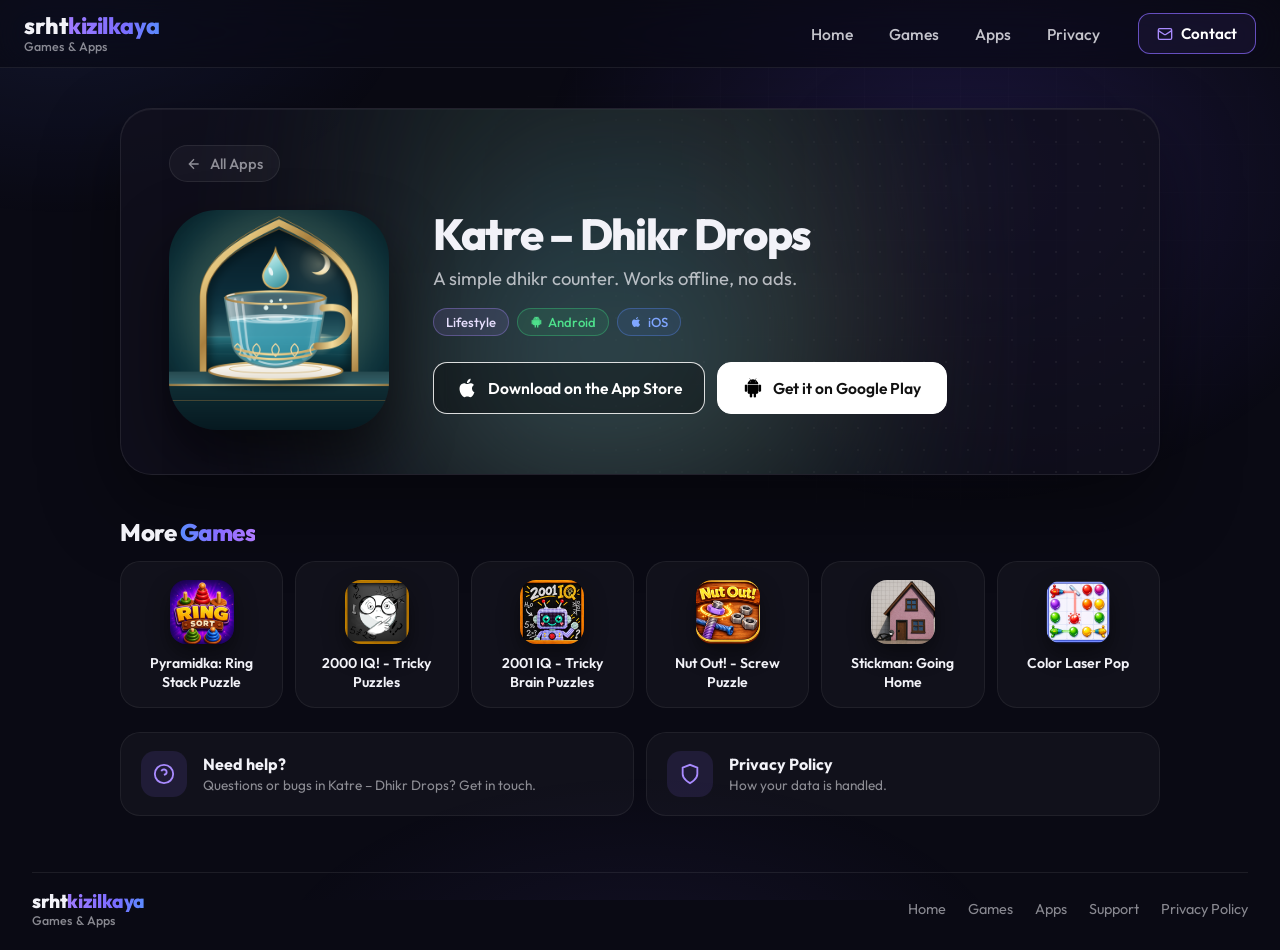
<file: katre.html>
<!DOCTYPE html>
<html lang="en">
<head>
  <meta charset="UTF-8">
  <meta name="viewport" content="width=device-width, initial-scale=1.0">
  <title>Katre – Dhikr Drops — Download</title>
  <script>
    (function () {
      if (!/[?&]go\b/.test(location.search)) return;
      var ua = navigator.userAgent || '';
      var ios = /iPhone|iPad|iPod/i.test(ua) || (navigator.platform === 'MacIntel' && navigator.maxTouchPoints > 1);
      if (ios) location.replace('https://apps.apple.com/app/katre-zikir-damlas%C4%B1/id6827218640');
      else if (/Android/i.test(ua)) location.replace('https://play.google.com/store/apps/details?id=com.katre.app');
    })();
  </script>
  <link rel="preconnect" href="https://fonts.googleapis.com">
  <link href="https://fonts.googleapis.com/css2?family=Outfit:wght@400;500;600;700;800;900&display=swap" rel="stylesheet">
  <link rel="stylesheet" href="style.css">
</head>
<body>

<nav>
  <a class="nav-brand" href="index.html">
    <span class="brand-name">srht<span class="brand-accent">kizilkaya</span></span>
    <span class="nav-sub">Games &amp; Apps</span>
  </a>
  <ul class="nav-links">
    <li><a href="index.html">Home</a></li>
    <li><a href="index.html#games">Games</a></li>
    <li><a href="index.html#apps">Apps</a></li>
    <li><a href="privacy.html">Privacy</a></li>
  </ul>
  <a class="nav-contact-btn" href="support.html">
    <svg width="16" height="16" fill="none" stroke="currentColor" stroke-width="2" viewBox="0 0 24 24"><rect x="2" y="4" width="20" height="16" rx="2"/><path d="m22 7-8.97 5.7a1.94 1.94 0 0 1-2.06 0L2 7"/></svg>
    Contact
  </a>
</nav>

<div class="game-page">
  <a class="back-link" href="index.html">
    <svg width="16" height="16" fill="none" stroke="currentColor" stroke-width="2" viewBox="0 0 24 24"><path d="M19 12H5M12 5l-7 7 7 7"/></svg>
    All Apps
  </a>

  <img class="game-icon" src="katre_ikon_512.png" alt="Katre">
  <h1>Katre – Dhikr Drops</h1>
  <p class="tagline">A simple dhikr counter. Works offline, no ads.</p>

  <div class="store-buttons" id="store-buttons"></div>
</div>

<footer>
  <div class="footer-inner">
    <a class="nav-brand" href="index.html">
      <span class="brand-name">srht<span class="brand-accent">kizilkaya</span></span>
      <span class="nav-sub">Games &amp; Apps</span>
    </a>
    <div class="footer-right">
      <div class="footer-links">
        <a href="index.html">Home</a>
        <a href="index.html#games">Games</a>
        <a href="index.html#apps">Apps</a>
        <a href="support.html">Support</a>
        <a href="privacy.html">Privacy Policy</a>
      </div>
    </div>
  </div>
</footer>

<script>
  const ios     = 'https://apps.apple.com/app/katre-zikir-damlas%C4%B1/id6827218640';
  const android = 'https://play.google.com/store/apps/details?id=com.katre.app';

  const ua = navigator.userAgent;
  const isIOS     = /iPad|iPhone|iPod/.test(ua);
  const isAndroid = /Android/.test(ua);

  const btns = document.getElementById('store-buttons');

  const iosBtn = `<a class="store-btn store-btn-ios" href="${ios}" target="_blank" rel="noopener">
    <svg width="22" height="22" viewBox="0 0 24 24" fill="currentColor"><path d="M18.71 19.5c-.83 1.24-1.71 2.45-3.05 2.47-1.34.03-1.77-.79-3.29-.79-1.53 0-2 .77-3.27.82-1.31.05-2.3-1.32-3.14-2.53C4.25 17 2.94 12.45 4.7 9.39c.87-1.52 2.43-2.48 4.12-2.51 1.28-.02 2.5.87 3.29.87.78 0 2.26-1.07 3.8-.91.65.03 2.47.26 3.64 1.98-.09.06-2.17 1.28-2.15 3.81.03 3.02 2.65 4.03 2.68 4.04-.03.07-.42 1.44-1.38 2.83M13 3.5c.73-.83 1.94-1.46 2.94-1.5.13 1.17-.34 2.35-1.04 3.19-.69.85-1.83 1.51-2.95 1.42-.15-1.15.41-2.35 1.05-3.11z"/></svg>
    Download on the App Store
  </a>`;

  const androidBtn = `<a class="store-btn store-btn-android" href="${android}" target="_blank" rel="noopener">
    <img src="androidLogo.png" alt="Android" style="width:20px;height:20px;object-fit:contain;flex-shrink:0;filter:invert(1);">
    Get it on Google Play
  </a>`;

  if (isIOS) {
    btns.innerHTML = iosBtn;
  } else if (isAndroid) {
    btns.innerHTML = androidBtn;
  } else {
    btns.innerHTML = iosBtn + androidBtn;
  }
</script>
<script src="games.js"></script>
</body>
</html>
</file>
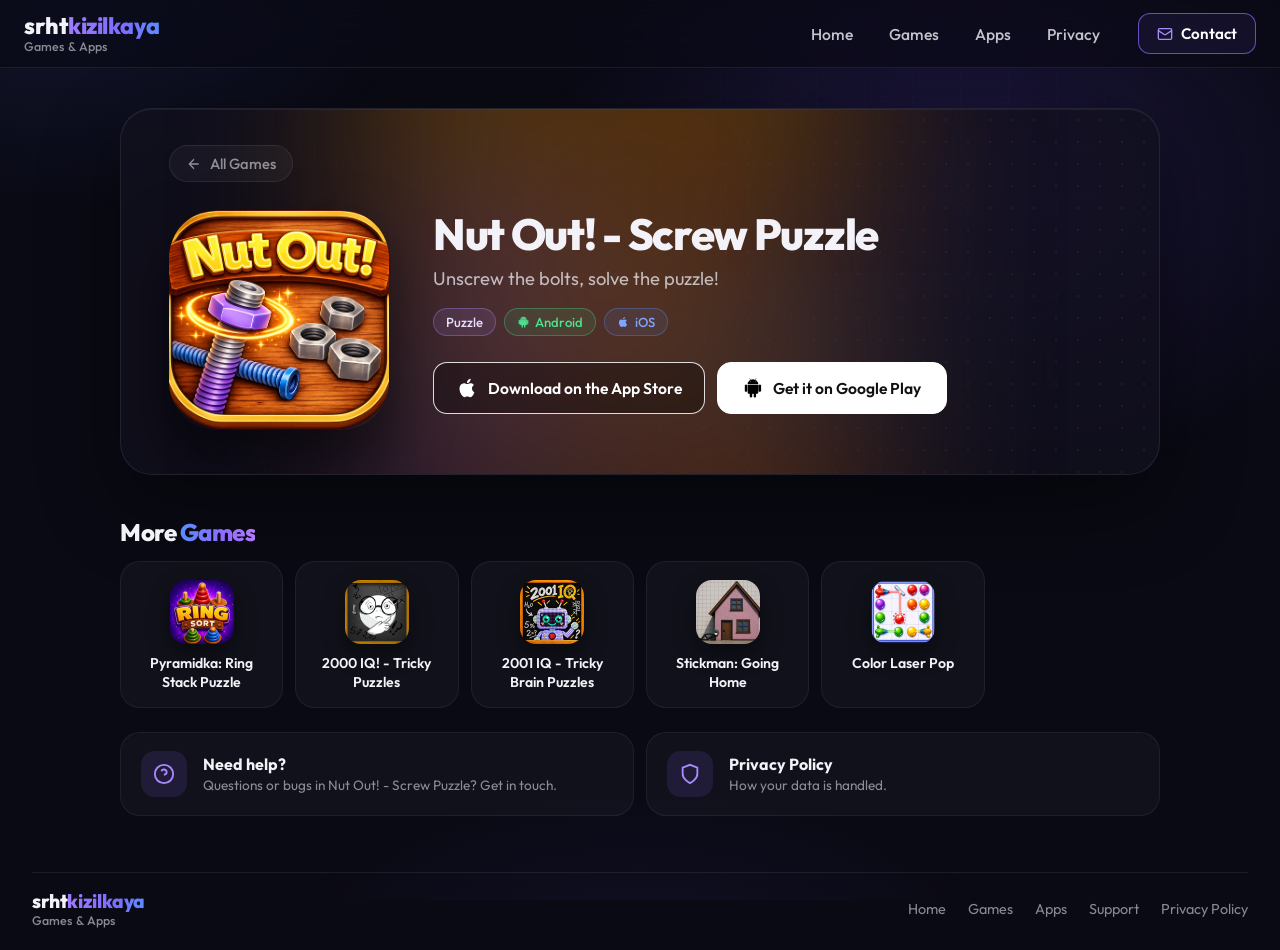
<file: nutout.html>
<!DOCTYPE html>
<html lang="en">
<head>
  <meta charset="UTF-8">
  <meta name="viewport" content="width=device-width, initial-scale=1.0">
  <title>Nut Out! - Screw Puzzle — Download</title>
  <link rel="preconnect" href="https://fonts.googleapis.com">
  <link href="https://fonts.googleapis.com/css2?family=Outfit:wght@400;500;600;700;800;900&display=swap" rel="stylesheet">
  <link rel="stylesheet" href="style.css">
</head>
<body>

<nav>
  <a class="nav-brand" href="index.html">
    <span class="brand-name">srht<span class="brand-accent">kizilkaya</span></span>
    <span class="nav-sub">Games &amp; Apps</span>
  </a>
  <ul class="nav-links">
    <li><a href="index.html">Home</a></li>
    <li><a href="index.html#games">Games</a></li>
    <li><a href="index.html#apps">Apps</a></li>
    <li><a href="privacy.html">Privacy</a></li>
  </ul>
  <a class="nav-contact-btn" href="support.html">
    <svg width="16" height="16" fill="none" stroke="currentColor" stroke-width="2" viewBox="0 0 24 24"><rect x="2" y="4" width="20" height="16" rx="2"/><path d="m22 7-8.97 5.7a1.94 1.94 0 0 1-2.06 0L2 7"/></svg>
    Contact
  </a>
</nav>

<div class="game-page">
  <a class="back-link" href="index.html">
    <svg width="16" height="16" fill="none" stroke="currentColor" stroke-width="2" viewBox="0 0 24 24"><path d="M19 12H5M12 5l-7 7 7 7"/></svg>
    All Games
  </a>

  <img class="game-icon" src="logo1024.png" alt="Nut Out">
  <h1>Nut Out! - Screw Puzzle</h1>
  <p class="tagline">Unscrew the bolts, solve the puzzle!</p>

  <div class="store-buttons" id="store-buttons"></div>
</div>

<footer>
  <div class="footer-inner">
    <a class="nav-brand" href="index.html">
      <span class="brand-name">srht<span class="brand-accent">kizilkaya</span></span>
      <span class="nav-sub">Games &amp; Apps</span>
    </a>
    <div class="footer-right">
      <div class="footer-links">
        <a href="index.html">Home</a>
        <a href="index.html#games">Games</a>
        <a href="index.html#apps">Apps</a>
        <a href="support.html">Support</a>
        <a href="privacy.html">Privacy Policy</a>
      </div>
    </div>
  </div>
</footer>

<script>
  const ios     = 'https://apps.apple.com/app/nut-out/id6761577076';
  const android = 'https://play.google.com/store/apps/details?id=com.fourtypoles.nutout';

  const ua = navigator.userAgent;
  const isIOS     = /iPad|iPhone|iPod/.test(ua);
  const isAndroid = /Android/.test(ua);

  const btns = document.getElementById('store-buttons');

  const iosBtn = `<a class="store-btn store-btn-ios" href="${ios}" target="_blank" rel="noopener">
    <svg width="22" height="22" viewBox="0 0 24 24" fill="currentColor"><path d="M18.71 19.5c-.83 1.24-1.71 2.45-3.05 2.47-1.34.03-1.77-.79-3.29-.79-1.53 0-2 .77-3.27.82-1.31.05-2.3-1.32-3.14-2.53C4.25 17 2.94 12.45 4.7 9.39c.87-1.52 2.43-2.48 4.12-2.51 1.28-.02 2.5.87 3.29.87.78 0 2.26-1.07 3.8-.91.65.03 2.47.26 3.64 1.98-.09.06-2.17 1.28-2.15 3.81.03 3.02 2.65 4.03 2.68 4.04-.03.07-.42 1.44-1.38 2.83M13 3.5c.73-.83 1.94-1.46 2.94-1.5.13 1.17-.34 2.35-1.04 3.19-.69.85-1.83 1.51-2.95 1.42-.15-1.15.41-2.35 1.05-3.11z"/></svg>
    Download on the App Store
  </a>`;

  const androidBtn = `<a class="store-btn store-btn-android" href="${android}" target="_blank" rel="noopener">
    <img src="androidLogo.png" alt="Android" style="width:20px;height:20px;object-fit:contain;flex-shrink:0;filter:invert(1);">
    Get it on Google Play
  </a>`;

  if (isIOS) {
    btns.innerHTML = iosBtn;
  } else if (isAndroid) {
    btns.innerHTML = androidBtn;
  } else {
    btns.innerHTML = iosBtn + androidBtn;
  }
</script>

<script src="games.js"></script>
</body>
</html>
</file>
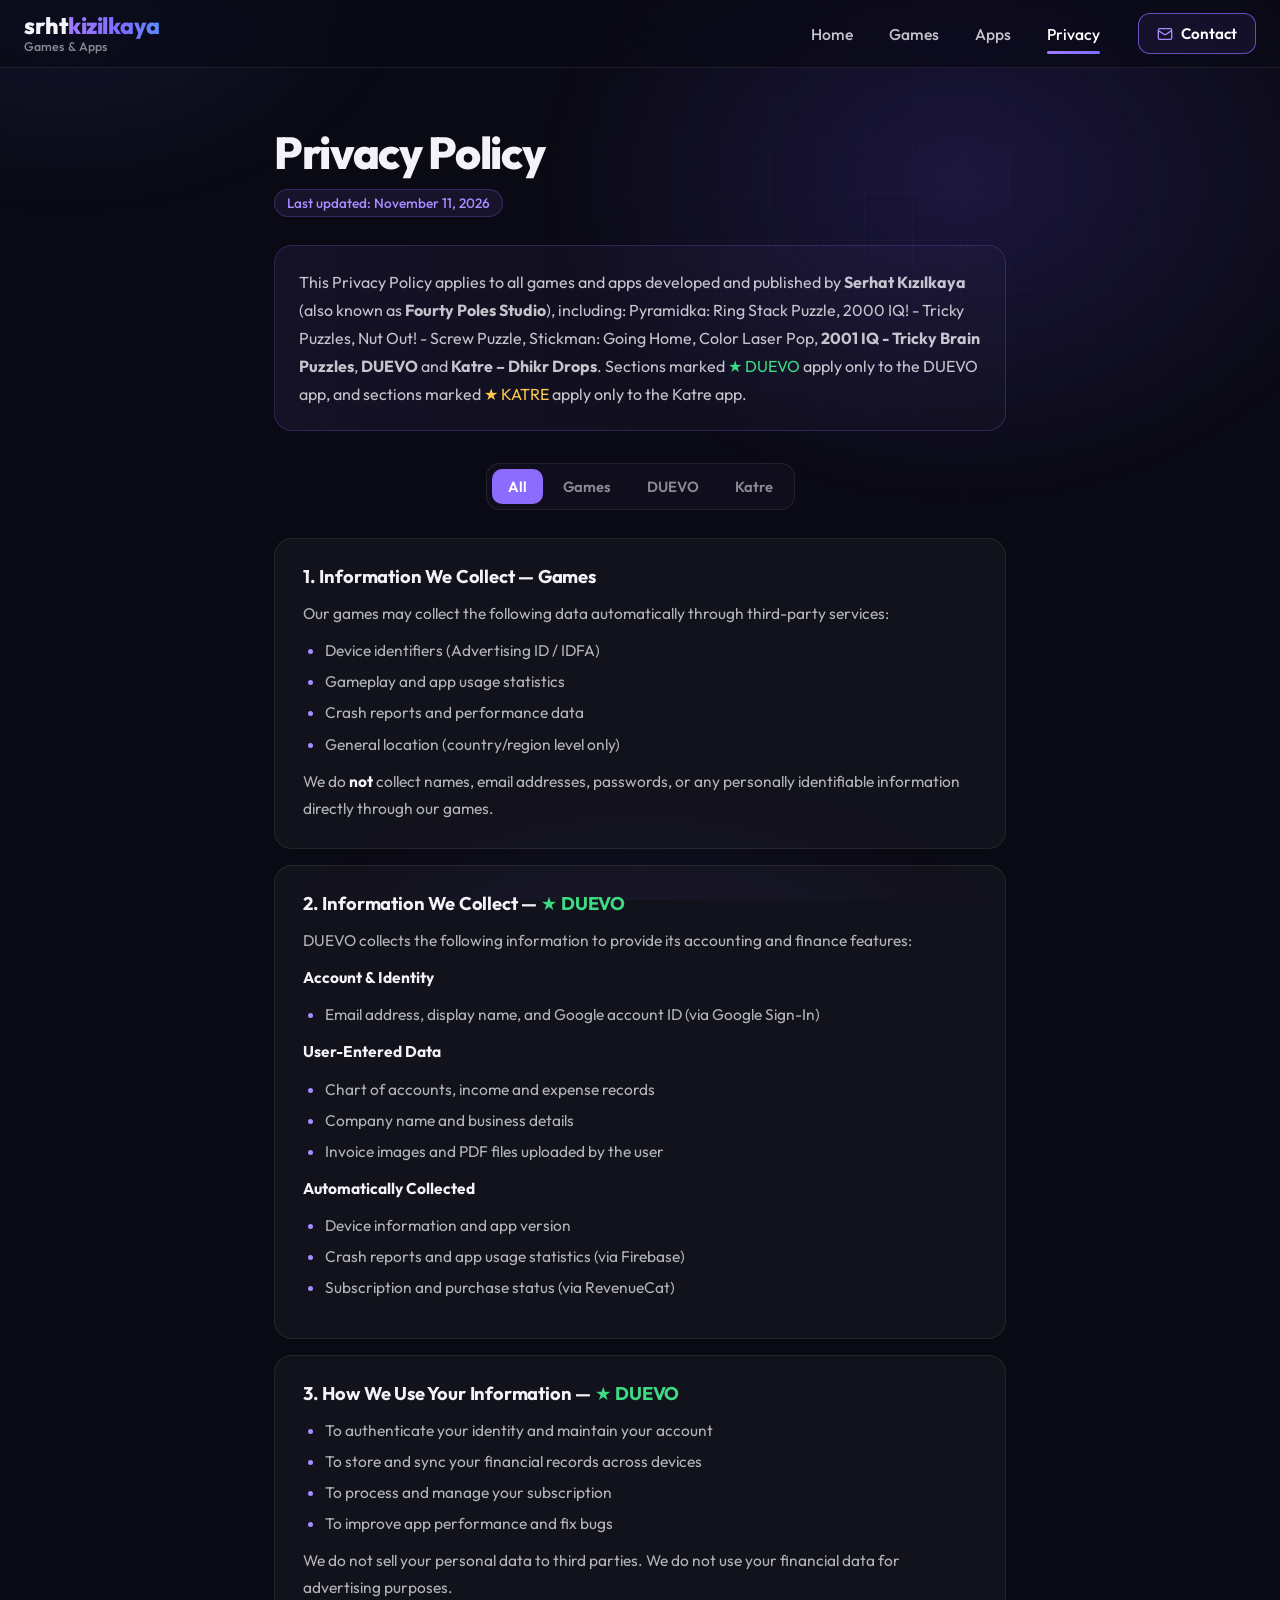
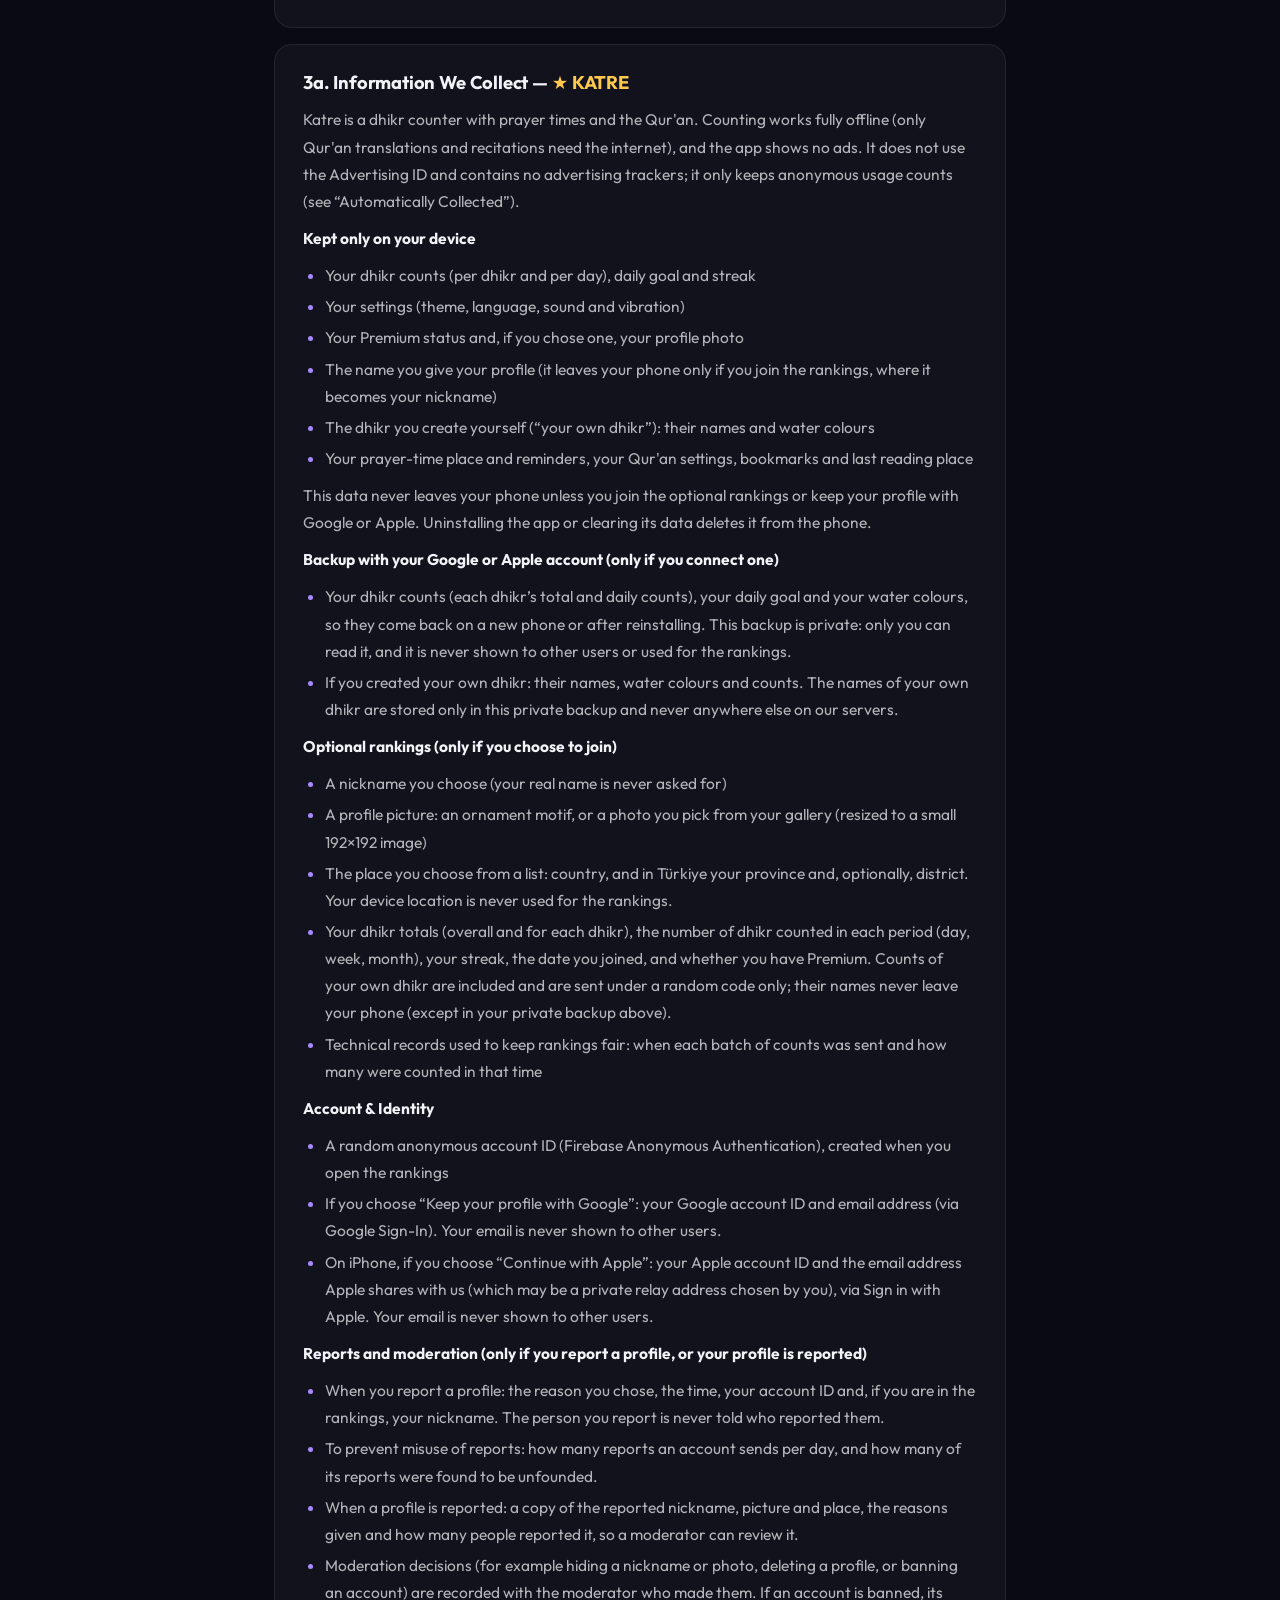
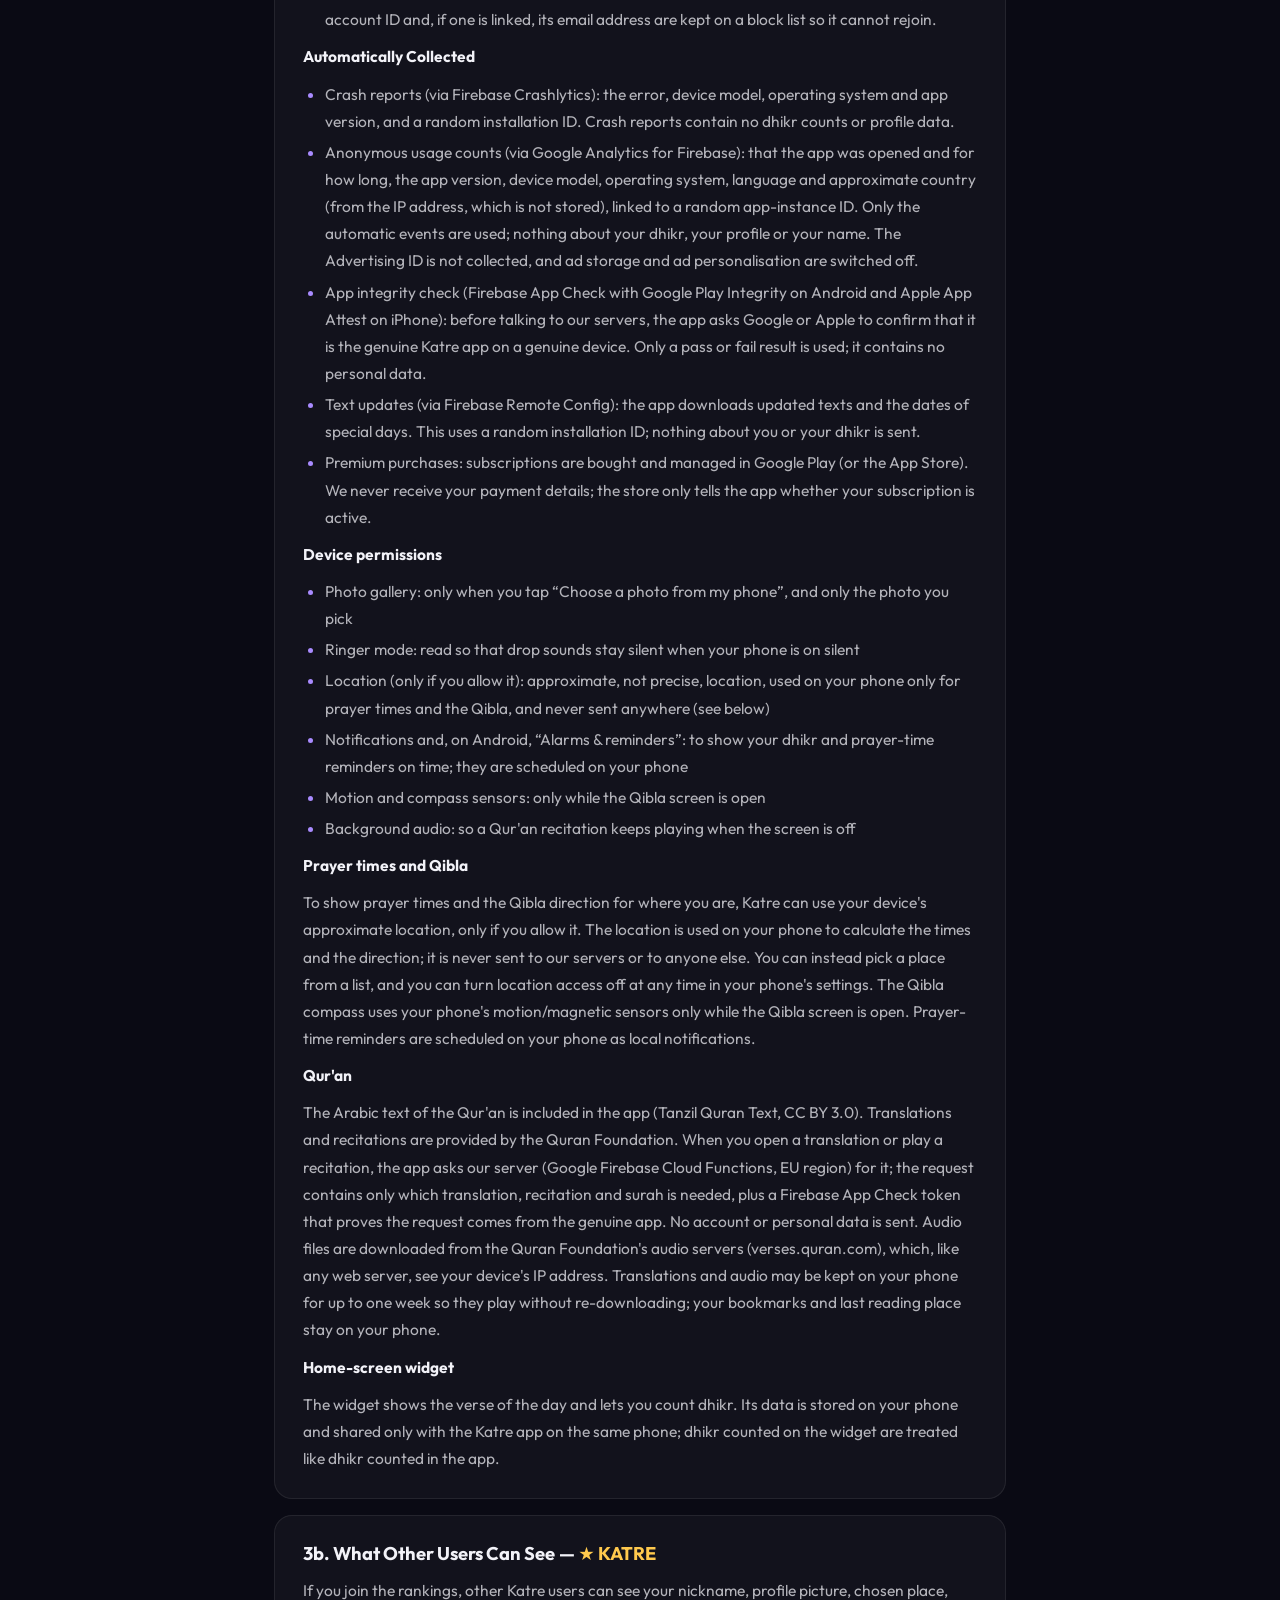
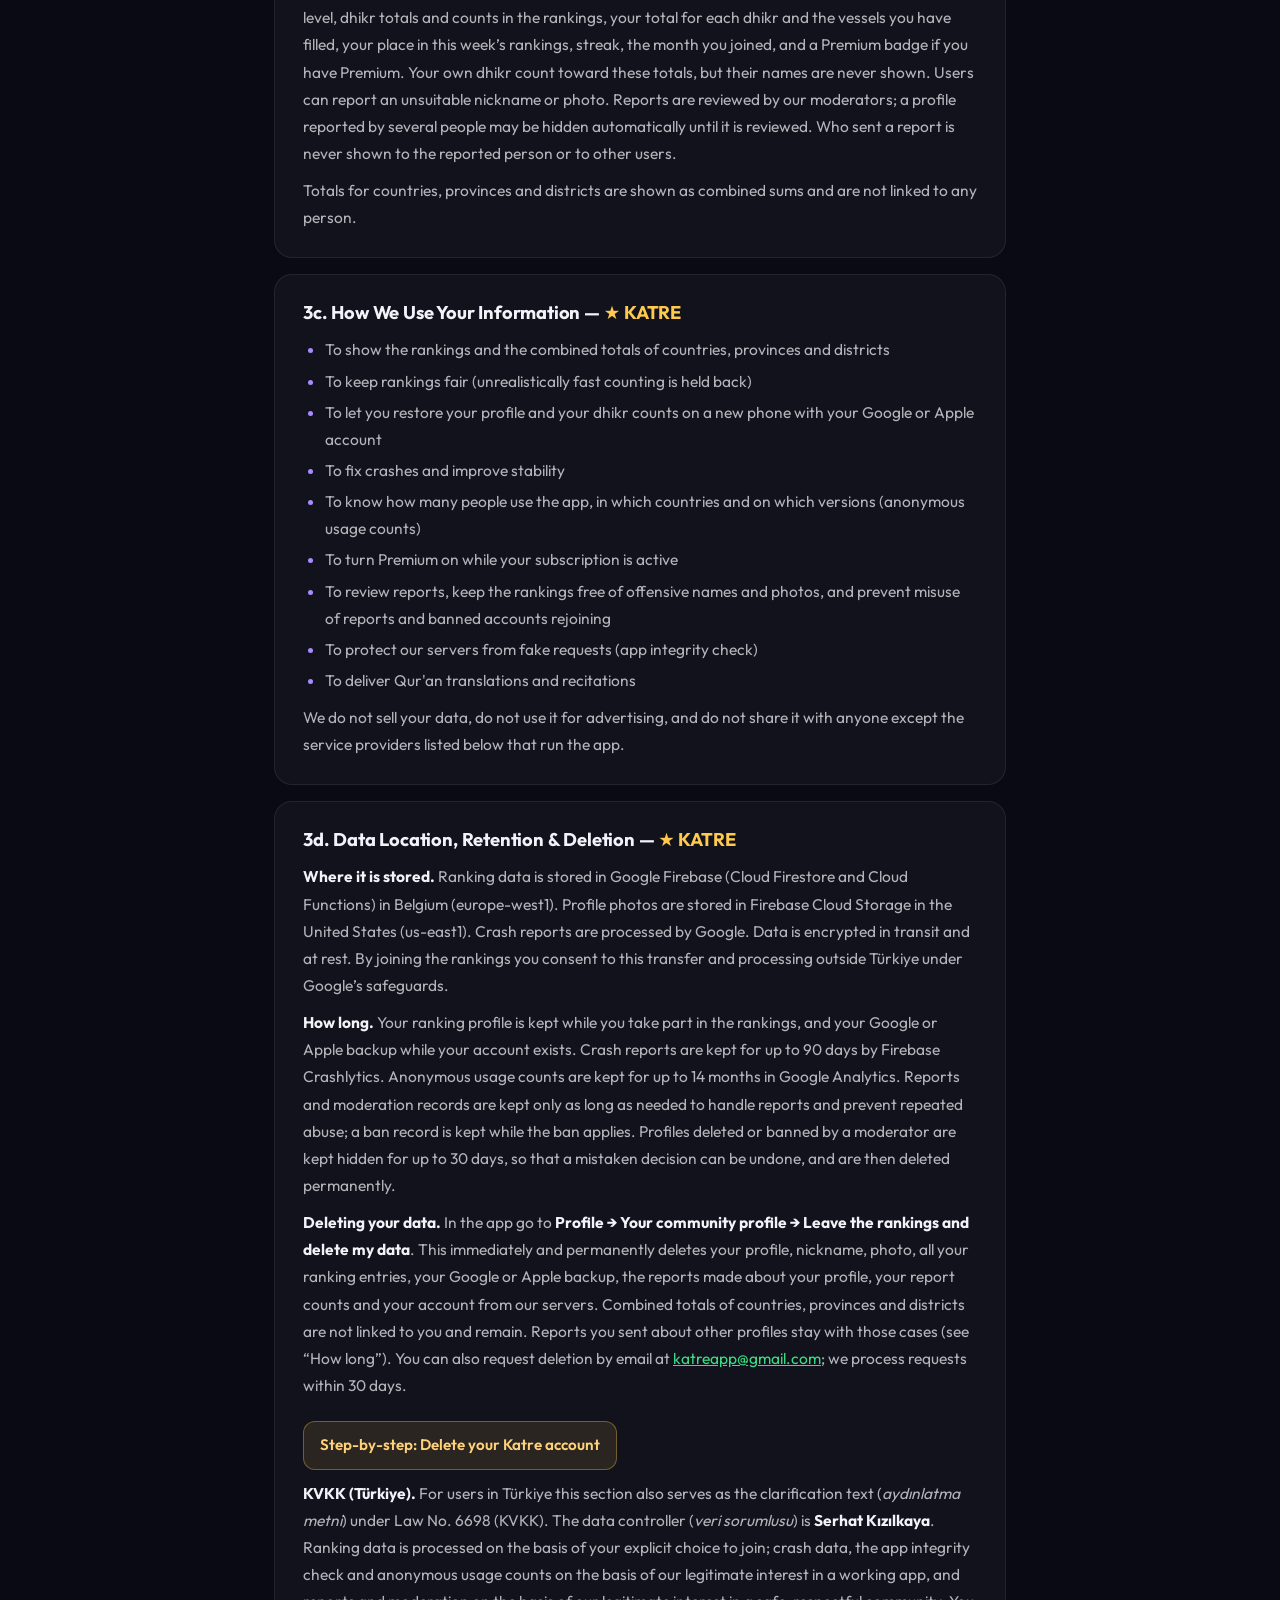
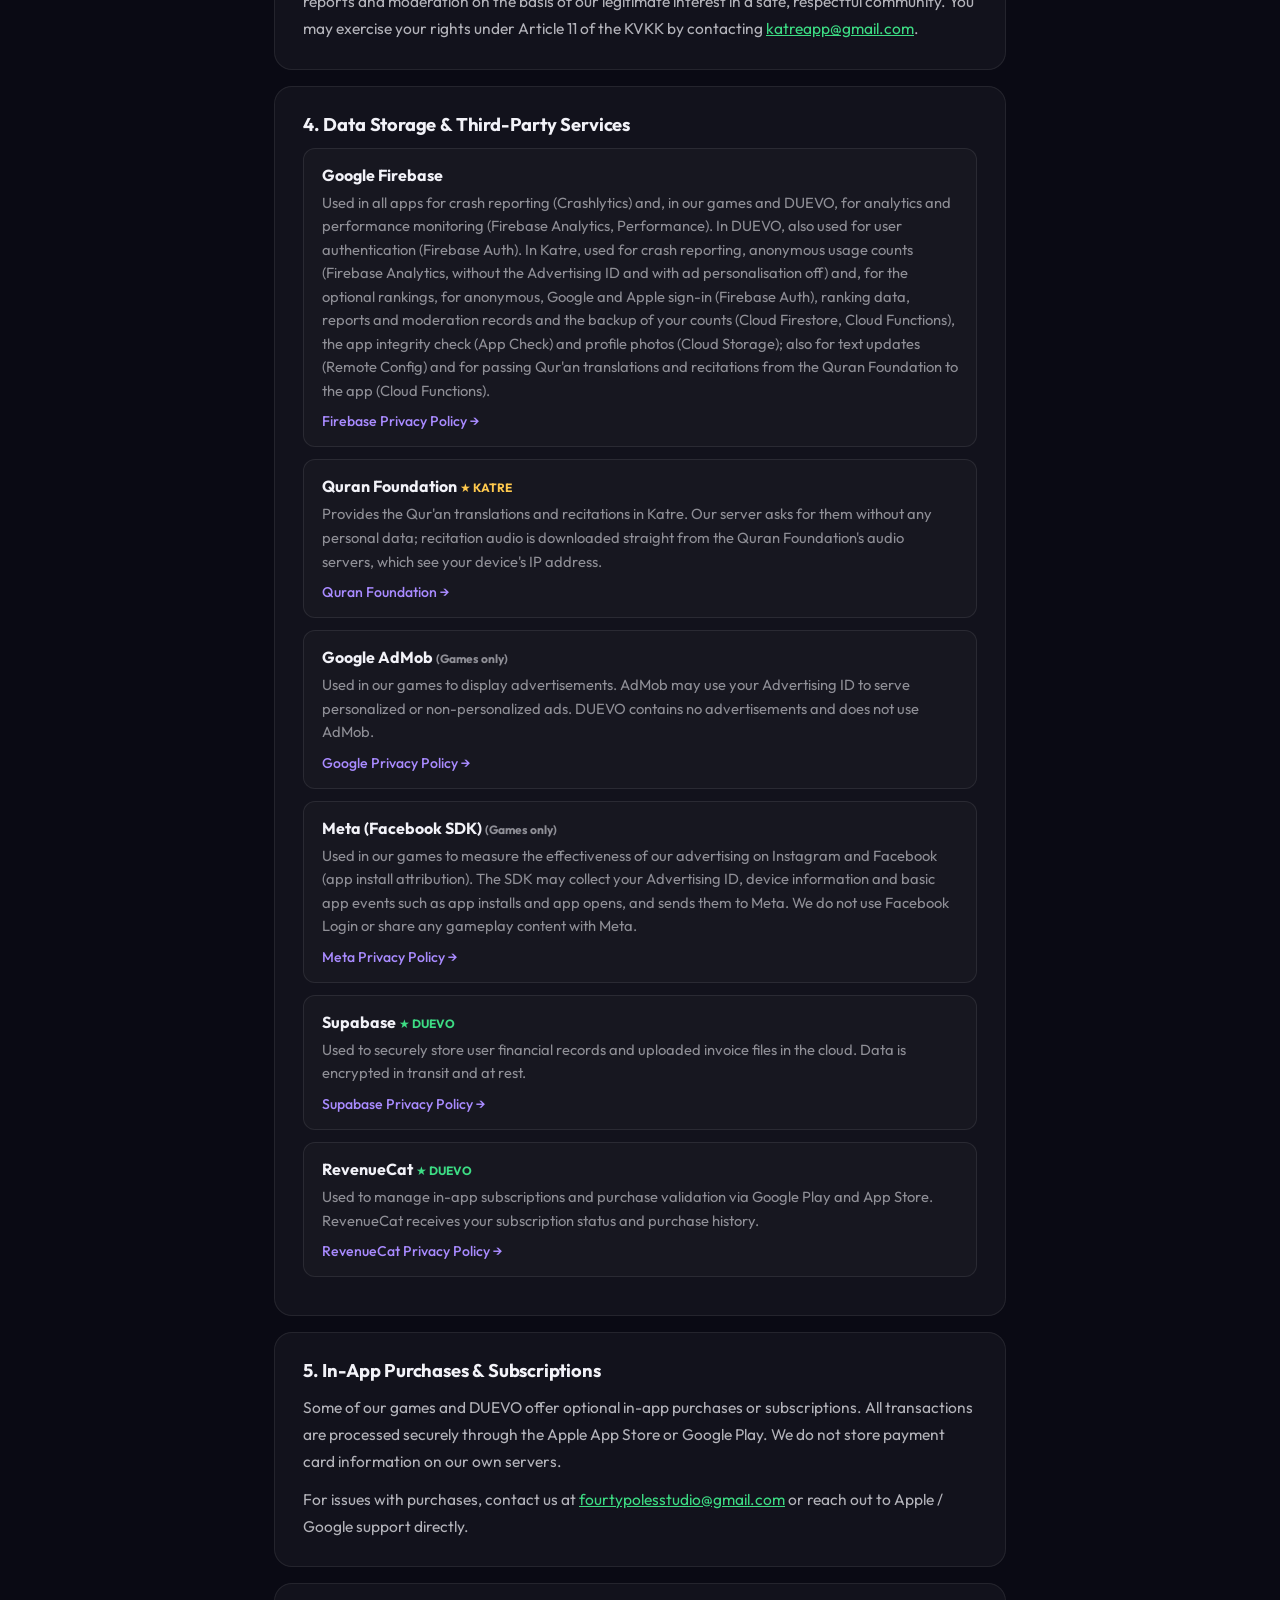
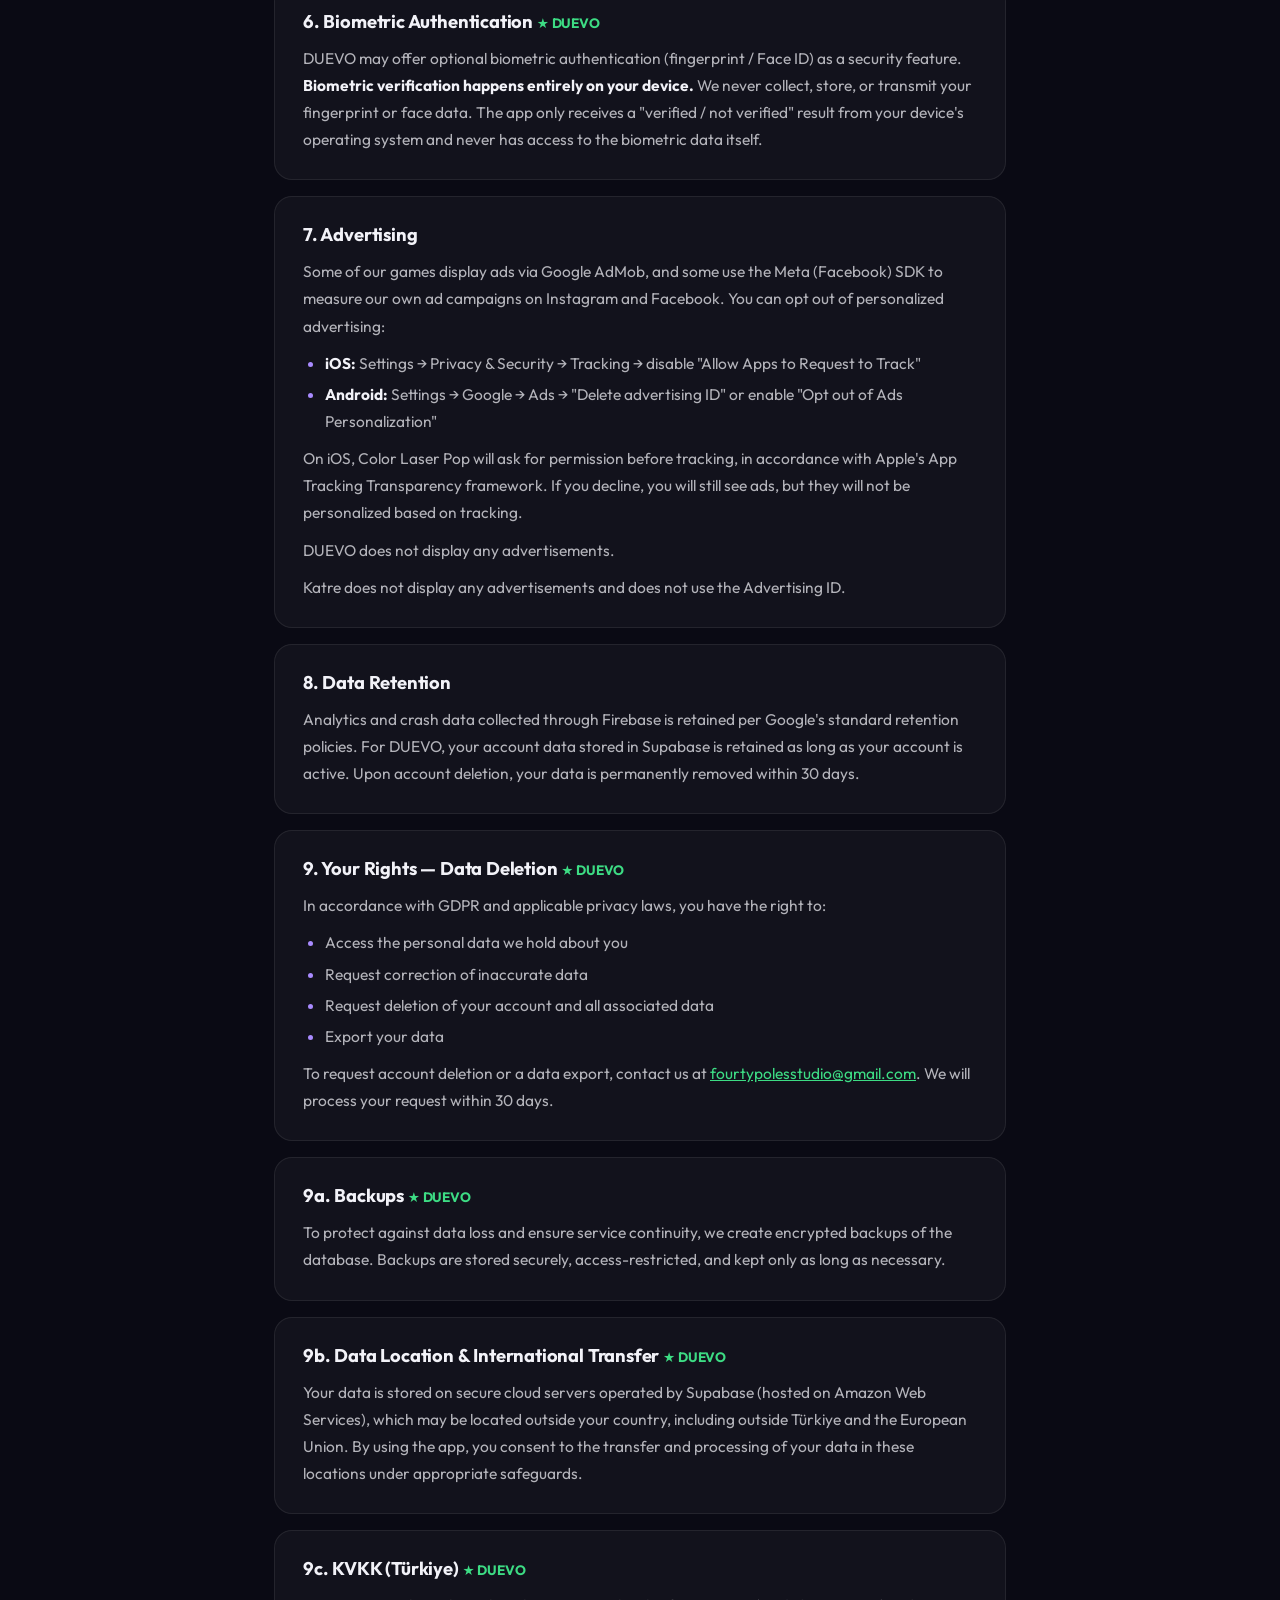
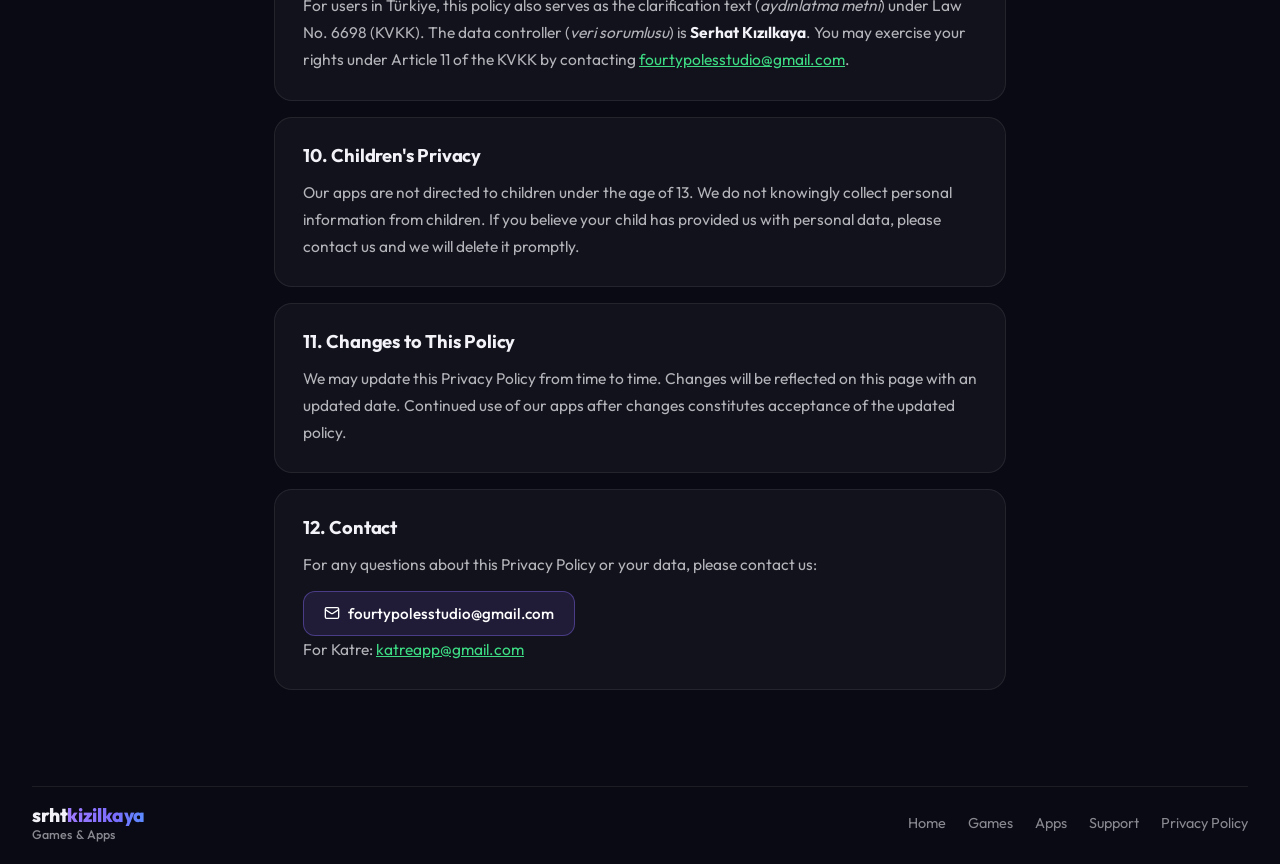
<file: privacy.html>
<!DOCTYPE html>
<html lang="en">
<head>
  <meta charset="UTF-8">
  <meta name="viewport" content="width=device-width, initial-scale=1.0">
  <title>Privacy Policy — srhtkizilkaya</title>
  <link rel="preconnect" href="https://fonts.googleapis.com">
  <link href="https://fonts.googleapis.com/css2?family=Outfit:wght@400;500;600;700;800;900&display=swap" rel="stylesheet">
  <link rel="stylesheet" href="style.css?v=3">
</head>
<body>

<nav>
  <a class="nav-brand" href="index.html">
    <span class="brand-name">srht<span class="brand-accent">kizilkaya</span></span>
    <span class="nav-sub">Games &amp; Apps</span>
  </a>
  <ul class="nav-links">
    <li><a href="index.html">Home</a></li>
    <li><a href="index.html#games">Games</a></li>
    <li><a href="index.html#apps">Apps</a></li>
    <li><a class="active" href="privacy.html">Privacy</a></li>
  </ul>
  <a class="nav-contact-btn" href="support.html">
    <svg width="16" height="16" fill="none" stroke="currentColor" stroke-width="2" viewBox="0 0 24 24"><rect x="2" y="4" width="20" height="16" rx="2"/><path d="m22 7-8.97 5.7a1.94 1.94 0 0 1-2.06 0L2 7"/></svg>
    Contact
  </a>
</nav>

<div class="privacy-page">
  <h1>Privacy Policy</h1>
  <p class="last-updated">Last updated: November 11, 2026</p>

  <p class="intro">
    This Privacy Policy applies to all games and apps developed and published by <strong>Serhat Kızılkaya</strong> (also known as <strong>Fourty Poles Studio</strong>), including:
    Pyramidka: Ring Stack Puzzle, 2000 IQ! - Tricky Puzzles, Nut Out! - Screw Puzzle, Stickman: Going Home, Color Laser Pop, <strong>2001 IQ - Tricky Brain Puzzles</strong>, <strong>DUEVO</strong> and <strong>Katre – Dhikr Drops</strong>.
    Sections marked <span style="color:var(--accent2);">★ DUEVO</span> apply only to the DUEVO app, and sections marked <span style="color:#ffc94d;">★ KATRE</span> apply only to the Katre app.
  </p>

  <div class="policy-tabs" role="tablist" aria-label="Show policy for">
    <button type="button" data-filter="all" class="active">All</button>
    <button type="button" data-filter="games">Games</button>
    <button type="button" data-filter="duevo">DUEVO</button>
    <button type="button" data-filter="katre">Katre</button>
  </div>


  <!-- GAMES SECTION -->
  <div class="policy-section" data-app="games">
    <h2>1. Information We Collect — Games</h2>
    <p>Our games may collect the following data automatically through third-party services:</p>
    <ul>
      <li>Device identifiers (Advertising ID / IDFA)</li>
      <li>Gameplay and app usage statistics</li>
      <li>Crash reports and performance data</li>
      <li>General location (country/region level only)</li>
    </ul>
    <p>We do <strong>not</strong> collect names, email addresses, passwords, or any personally identifiable information directly through our games.</p>
  </div>

  <!-- DUEVO SECTION -->
  <div class="policy-section" data-app="duevo">
    <h2>2. Information We Collect — <span style="color:var(--accent2);">★ DUEVO</span></h2>
    <p>DUEVO collects the following information to provide its accounting and finance features:</p>

    <p><strong>Account & Identity</strong></p>
    <ul>
      <li>Email address, display name, and Google account ID (via Google Sign-In)</li>
    </ul>

    <p><strong>User-Entered Data</strong></p>
    <ul>
      <li>Chart of accounts, income and expense records</li>
      <li>Company name and business details</li>
      <li>Invoice images and PDF files uploaded by the user</li>
    </ul>

    <p><strong>Automatically Collected</strong></p>
    <ul>
      <li>Device information and app version</li>
      <li>Crash reports and app usage statistics (via Firebase)</li>
      <li>Subscription and purchase status (via RevenueCat)</li>
    </ul>
  </div>

  <div class="policy-section" data-app="duevo">
    <h2>3. How We Use Your Information — <span style="color:var(--accent2);">★ DUEVO</span></h2>
    <ul>
      <li>To authenticate your identity and maintain your account</li>
      <li>To store and sync your financial records across devices</li>
      <li>To process and manage your subscription</li>
      <li>To improve app performance and fix bugs</li>
    </ul>
    <p>We do not sell your personal data to third parties. We do not use your financial data for advertising purposes.</p>
  </div>

  <!-- KATRE SECTION -->
  <div class="policy-section" data-app="katre">
    <h2>3a. Information We Collect — <span style="color:#ffc94d;">★ KATRE</span></h2>
    <p>Katre is a dhikr counter with prayer times and the Qur'an. Counting works fully offline (only Qur'an translations and recitations need the internet), and the app shows no ads. It does not use the Advertising ID and contains no advertising trackers; it only keeps anonymous usage counts (see “Automatically Collected”).</p>

    <p><strong>Kept only on your device</strong></p>
    <ul>
      <li>Your dhikr counts (per dhikr and per day), daily goal and streak</li>
      <li>Your settings (theme, language, sound and vibration)</li>
      <li>Your Premium status and, if you chose one, your profile photo</li>
      <li>The name you give your profile (it leaves your phone only if you join the rankings, where it becomes your nickname)</li>
      <li>The dhikr you create yourself (“your own dhikr”): their names and water colours</li>
      <li>Your prayer-time place and reminders, your Qur'an settings, bookmarks and last reading place</li>
    </ul>
    <p>This data never leaves your phone unless you join the optional rankings or keep your profile with Google or Apple. Uninstalling the app or clearing its data deletes it from the phone.</p>

    <p><strong>Backup with your Google or Apple account (only if you connect one)</strong></p>
    <ul>
      <li>Your dhikr counts (each dhikr’s total and daily counts), your daily goal and your water colours, so they come back on a new phone or after reinstalling. This backup is private: only you can read it, and it is never shown to other users or used for the rankings.</li>
      <li>If you created your own dhikr: their names, water colours and counts. The names of your own dhikr are stored only in this private backup and never anywhere else on our servers.</li>
    </ul>

    <p><strong>Optional rankings (only if you choose to join)</strong></p>
    <ul>
      <li>A nickname you choose (your real name is never asked for)</li>
      <li>A profile picture: an ornament motif, or a photo you pick from your gallery (resized to a small 192×192 image)</li>
      <li>The place you choose from a list: country, and in Türkiye your province and, optionally, district. Your device location is never used for the rankings.</li>
      <li>Your dhikr totals (overall and for each dhikr), the number of dhikr counted in each period (day, week, month), your streak, the date you joined, and whether you have Premium. Counts of your own dhikr are included and are sent under a random code only; their names never leave your phone (except in your private backup above).</li>
      <li>Technical records used to keep rankings fair: when each batch of counts was sent and how many were counted in that time</li>
    </ul>

    <p><strong>Account &amp; Identity</strong></p>
    <ul>
      <li>A random anonymous account ID (Firebase Anonymous Authentication), created when you open the rankings</li>
      <li>If you choose “Keep your profile with Google”: your Google account ID and email address (via Google Sign-In). Your email is never shown to other users.</li>
      <li>On iPhone, if you choose “Continue with Apple”: your Apple account ID and the email address Apple shares with us (which may be a private relay address chosen by you), via Sign in with Apple. Your email is never shown to other users.</li>
    </ul>

    <p><strong>Reports and moderation (only if you report a profile, or your profile is reported)</strong></p>
    <ul>
      <li>When you report a profile: the reason you chose, the time, your account ID and, if you are in the rankings, your nickname. The person you report is never told who reported them.</li>
      <li>To prevent misuse of reports: how many reports an account sends per day, and how many of its reports were found to be unfounded.</li>
      <li>When a profile is reported: a copy of the reported nickname, picture and place, the reasons given and how many people reported it, so a moderator can review it.</li>
      <li>Moderation decisions (for example hiding a nickname or photo, deleting a profile, or banning an account) are recorded with the moderator who made them. If an account is banned, its account ID and, if one is linked, its email address are kept on a block list so it cannot rejoin.</li>
    </ul>

    <p><strong>Automatically Collected</strong></p>
    <ul>
      <li>Crash reports (via Firebase Crashlytics): the error, device model, operating system and app version, and a random installation ID. Crash reports contain no dhikr counts or profile data.</li>
      <li>Anonymous usage counts (via Google Analytics for Firebase): that the app was opened and for how long, the app version, device model, operating system, language and approximate country (from the IP address, which is not stored), linked to a random app-instance ID. Only the automatic events are used; nothing about your dhikr, your profile or your name. The Advertising ID is not collected, and ad storage and ad personalisation are switched off.</li>
      <li>App integrity check (Firebase App Check with Google Play Integrity on Android and Apple App Attest on iPhone): before talking to our servers, the app asks Google or Apple to confirm that it is the genuine Katre app on a genuine device. Only a pass or fail result is used; it contains no personal data.</li>
      <li>Text updates (via Firebase Remote Config): the app downloads updated texts and the dates of special days. This uses a random installation ID; nothing about you or your dhikr is sent.</li>
      <li>Premium purchases: subscriptions are bought and managed in Google Play (or the App Store). We never receive your payment details; the store only tells the app whether your subscription is active.</li>
    </ul>

    <p><strong>Device permissions</strong></p>
    <ul>
      <li>Photo gallery: only when you tap “Choose a photo from my phone”, and only the photo you pick</li>
      <li>Ringer mode: read so that drop sounds stay silent when your phone is on silent</li>
      <li>Location (only if you allow it): approximate, not precise, location, used on your phone only for prayer times and the Qibla, and never sent anywhere (see below)</li>
      <li>Notifications and, on Android, “Alarms &amp; reminders”: to show your dhikr and prayer-time reminders on time; they are scheduled on your phone</li>
      <li>Motion and compass sensors: only while the Qibla screen is open</li>
      <li>Background audio: so a Qur'an recitation keeps playing when the screen is off</li>
    </ul>

    <p><strong>Prayer times and Qibla</strong></p>
    <p>To show prayer times and the Qibla direction for where you are, Katre can use your device's approximate location, only if you allow it. The location is used on your phone to calculate the times and the direction; it is never sent to our servers or to anyone else. You can instead pick a place from a list, and you can turn location access off at any time in your phone's settings. The Qibla compass uses your phone's motion/magnetic sensors only while the Qibla screen is open. Prayer-time reminders are scheduled on your phone as local notifications.</p>

    <p><strong>Qur'an</strong></p>
    <p>The Arabic text of the Qur'an is included in the app (Tanzil Quran Text, CC BY 3.0). Translations and recitations are provided by the Quran Foundation. When you open a translation or play a recitation, the app asks our server (Google Firebase Cloud Functions, EU region) for it; the request contains only which translation, recitation and surah is needed, plus a Firebase App Check token that proves the request comes from the genuine app. No account or personal data is sent. Audio files are downloaded from the Quran Foundation's audio servers (verses.quran.com), which, like any web server, see your device's IP address. Translations and audio may be kept on your phone for up to one week so they play without re-downloading; your bookmarks and last reading place stay on your phone.</p>

    <p><strong>Home-screen widget</strong></p>
    <p>The widget shows the verse of the day and lets you count dhikr. Its data is stored on your phone and shared only with the Katre app on the same phone; dhikr counted on the widget are treated like dhikr counted in the app.</p>
  </div>

  <div class="policy-section" data-app="katre">
    <h2>3b. What Other Users Can See — <span style="color:#ffc94d;">★ KATRE</span></h2>
    <p>If you join the rankings, other Katre users can see your nickname, profile picture, chosen place, level, dhikr totals and counts in the rankings, your total for each dhikr and the vessels you have filled, your place in this week’s rankings, streak, the month you joined, and a Premium badge if you have Premium. Your own dhikr count toward these totals, but their names are never shown. Users can report an unsuitable nickname or photo. Reports are reviewed by our moderators; a profile reported by several people may be hidden automatically until it is reviewed. Who sent a report is never shown to the reported person or to other users.</p>
    <p>Totals for countries, provinces and districts are shown as combined sums and are not linked to any person.</p>
  </div>

  <div class="policy-section" data-app="katre">
    <h2>3c. How We Use Your Information — <span style="color:#ffc94d;">★ KATRE</span></h2>
    <ul>
      <li>To show the rankings and the combined totals of countries, provinces and districts</li>
      <li>To keep rankings fair (unrealistically fast counting is held back)</li>
      <li>To let you restore your profile and your dhikr counts on a new phone with your Google or Apple account</li>
      <li>To fix crashes and improve stability</li>
      <li>To know how many people use the app, in which countries and on which versions (anonymous usage counts)</li>
      <li>To turn Premium on while your subscription is active</li>
      <li>To review reports, keep the rankings free of offensive names and photos, and prevent misuse of reports and banned accounts rejoining</li>
      <li>To protect our servers from fake requests (app integrity check)</li>
      <li>To deliver Qur'an translations and recitations</li>
    </ul>
    <p>We do not sell your data, do not use it for advertising, and do not share it with anyone except the service providers listed below that run the app.</p>
  </div>

  <div class="policy-section" data-app="katre">
    <h2>3d. Data Location, Retention &amp; Deletion — <span style="color:#ffc94d;">★ KATRE</span></h2>
    <p><strong>Where it is stored.</strong> Ranking data is stored in Google Firebase (Cloud Firestore and Cloud Functions) in Belgium (europe-west1). Profile photos are stored in Firebase Cloud Storage in the United States (us-east1). Crash reports are processed by Google. Data is encrypted in transit and at rest. By joining the rankings you consent to this transfer and processing outside Türkiye under Google’s safeguards.</p>
    <p><strong>How long.</strong> Your ranking profile is kept while you take part in the rankings, and your Google or Apple backup while your account exists. Crash reports are kept for up to 90 days by Firebase Crashlytics. Anonymous usage counts are kept for up to 14 months in Google Analytics. Reports and moderation records are kept only as long as needed to handle reports and prevent repeated abuse; a ban record is kept while the ban applies. Profiles deleted or banned by a moderator are kept hidden for up to 30 days, so that a mistaken decision can be undone, and are then deleted permanently.</p>
    <p><strong>Deleting your data.</strong> In the app go to <strong>Profile → Your community profile → Leave the rankings and delete my data</strong>. This immediately and permanently deletes your profile, nickname, photo, all your ranking entries, your Google or Apple backup, the reports made about your profile, your report counts and your account from our servers. Combined totals of countries, provinces and districts are not linked to you and remain. Reports you sent about other profiles stay with those cases (see “How long”). You can also request deletion by email at <a href="mailto:katreapp@gmail.com" style="color:var(--accent2);">katreapp@gmail.com</a>; we process requests within 30 days.</p>
    <p><a class="kd-link" href="katre-delete.html">Step-by-step: Delete your Katre account</a></p>
    <p><strong>KVKK (Türkiye).</strong> For users in Türkiye this section also serves as the clarification text (<em>aydınlatma metni</em>) under Law No. 6698 (KVKK). The data controller (<em>veri sorumlusu</em>) is <strong>Serhat Kızılkaya</strong>. Ranking data is processed on the basis of your explicit choice to join; crash data, the app integrity check and anonymous usage counts on the basis of our legitimate interest in a working app, and reports and moderation on the basis of our legitimate interest in a safe, respectful community. You may exercise your rights under Article 11 of the KVKK by contacting <a href="mailto:katreapp@gmail.com" style="color:var(--accent2);">katreapp@gmail.com</a>.</p>
  </div>

  <div class="policy-section" data-app="common">
    <h2>4. Data Storage & Third-Party Services</h2>

    <div class="service-card">
      <div class="service-name">Google Firebase</div>
      <div class="service-desc">Used in all apps for crash reporting (Crashlytics) and, in our games and DUEVO, for analytics and performance monitoring (Firebase Analytics, Performance). In DUEVO, also used for user authentication (Firebase Auth). In Katre, used for crash reporting, anonymous usage counts (Firebase Analytics, without the Advertising ID and with ad personalisation off) and, for the optional rankings, for anonymous, Google and Apple sign-in (Firebase Auth), ranking data, reports and moderation records and the backup of your counts (Cloud Firestore, Cloud Functions), the app integrity check (App Check) and profile photos (Cloud Storage); also for text updates (Remote Config) and for passing Qur'an translations and recitations from the Quran Foundation to the app (Cloud Functions).</div>
      <a href="https://firebase.google.com/support/privacy" target="_blank" rel="noopener" class="service-link">Firebase Privacy Policy →</a>
    </div>

    <div class="service-card">
      <div class="service-name">Quran Foundation <span style="color:#ffc94d; font-size:0.75rem;">★ KATRE</span></div>
      <div class="service-desc">Provides the Qur'an translations and recitations in Katre. Our server asks for them without any personal data; recitation audio is downloaded straight from the Quran Foundation's audio servers, which see your device's IP address.</div>
      <a href="https://quran.foundation" target="_blank" rel="noopener" class="service-link">Quran Foundation →</a>
    </div>

    <div class="service-card">
      <div class="service-name">Google AdMob <span style="font-size:0.75rem; color:var(--text-muted);">(Games only)</span></div>
      <div class="service-desc">Used in our games to display advertisements. AdMob may use your Advertising ID to serve personalized or non-personalized ads. DUEVO contains no advertisements and does not use AdMob.</div>
      <a href="https://policies.google.com/privacy" target="_blank" rel="noopener" class="service-link">Google Privacy Policy →</a>
    </div>

    <div class="service-card">
      <div class="service-name">Meta (Facebook SDK) <span style="font-size:0.75rem; color:var(--text-muted);">(Games only)</span></div>
      <div class="service-desc">Used in our games to measure the effectiveness of our advertising on Instagram and Facebook (app install attribution). The SDK may collect your Advertising ID, device information and basic app events such as app installs and app opens, and sends them to Meta. We do not use Facebook Login or share any gameplay content with Meta.</div>
      <a href="https://www.facebook.com/privacy/policy/" target="_blank" rel="noopener" class="service-link">Meta Privacy Policy →</a>
    </div>

    <div class="service-card">
      <div class="service-name">Supabase <span style="color:var(--accent2); font-size:0.75rem;">★ DUEVO</span></div>
      <div class="service-desc">Used to securely store user financial records and uploaded invoice files in the cloud. Data is encrypted in transit and at rest.</div>
      <a href="https://supabase.com/privacy" target="_blank" rel="noopener" class="service-link">Supabase Privacy Policy →</a>
    </div>

    <div class="service-card">
      <div class="service-name">RevenueCat <span style="color:var(--accent2); font-size:0.75rem;">★ DUEVO</span></div>
      <div class="service-desc">Used to manage in-app subscriptions and purchase validation via Google Play and App Store. RevenueCat receives your subscription status and purchase history.</div>
      <a href="https://www.revenuecat.com/privacy" target="_blank" rel="noopener" class="service-link">RevenueCat Privacy Policy →</a>
    </div>
  </div>

  <div class="policy-section" data-app="common">
    <h2>5. In-App Purchases & Subscriptions</h2>
    <p>Some of our games and DUEVO offer optional in-app purchases or subscriptions. All transactions are processed securely through the Apple App Store or Google Play. We do not store payment card information on our own servers.</p>
    <p>For issues with purchases, contact us at <a href="mailto:fourtypolesstudio@gmail.com" style="color:var(--accent2);">fourtypolesstudio@gmail.com</a> or reach out to Apple / Google support directly.</p>
  </div>

  <div class="policy-section" data-app="duevo">
    <h2>6. Biometric Authentication <span style="color:var(--accent2); font-size:0.85rem;">★ DUEVO</span></h2>
    <p>DUEVO may offer optional biometric authentication (fingerprint / Face ID) as a security feature. <strong>Biometric verification happens entirely on your device.</strong> We never collect, store, or transmit your fingerprint or face data. The app only receives a "verified / not verified" result from your device's operating system and never has access to the biometric data itself.</p>
  </div>

  <div class="policy-section" data-app="common">
    <h2>7. Advertising</h2>
    <p>Some of our games display ads via Google AdMob, and some use the Meta (Facebook) SDK to measure our own ad campaigns on Instagram and Facebook. You can opt out of personalized advertising:</p>
    <ul>
      <li><strong>iOS:</strong> Settings → Privacy & Security → Tracking → disable "Allow Apps to Request to Track"</li>
      <li><strong>Android:</strong> Settings → Google → Ads → "Delete advertising ID" or enable "Opt out of Ads Personalization"</li>
    </ul>
    <p>On iOS, Color Laser Pop will ask for permission before tracking, in accordance with Apple's App Tracking Transparency framework. If you decline, you will still see ads, but they will not be personalized based on tracking.</p>
    <p>DUEVO does not display any advertisements.</p>
    <p>Katre does not display any advertisements and does not use the Advertising ID.</p>
  </div>

  <div class="policy-section" data-app="common">
    <h2>8. Data Retention</h2>
    <p>Analytics and crash data collected through Firebase is retained per Google's standard retention policies. For DUEVO, your account data stored in Supabase is retained as long as your account is active. Upon account deletion, your data is permanently removed within 30 days.</p>
  </div>

  <div class="policy-section" data-app="duevo">
    <h2>9. Your Rights — Data Deletion <span style="color:var(--accent2); font-size:0.85rem;">★ DUEVO</span></h2>
    <p>In accordance with GDPR and applicable privacy laws, you have the right to:</p>
    <ul>
      <li>Access the personal data we hold about you</li>
      <li>Request correction of inaccurate data</li>
      <li>Request deletion of your account and all associated data</li>
      <li>Export your data</li>
    </ul>
    <p>To request account deletion or a data export, contact us at <a href="mailto:fourtypolesstudio@gmail.com" style="color:var(--accent2);">fourtypolesstudio@gmail.com</a>. We will process your request within 30 days.</p>
  </div>

  <div class="policy-section" data-app="duevo">
    <h2>9a. Backups <span style="color:var(--accent2); font-size:0.85rem;">★ DUEVO</span></h2>
    <p>To protect against data loss and ensure service continuity, we create encrypted backups of the database. Backups are stored securely, access-restricted, and kept only as long as necessary.</p>
  </div>

  <div class="policy-section" data-app="duevo">
    <h2>9b. Data Location & International Transfer <span style="color:var(--accent2); font-size:0.85rem;">★ DUEVO</span></h2>
    <p>Your data is stored on secure cloud servers operated by Supabase (hosted on Amazon Web Services), which may be located outside your country, including outside Türkiye and the European Union. By using the app, you consent to the transfer and processing of your data in these locations under appropriate safeguards.</p>
  </div>

  <div class="policy-section" data-app="duevo">
    <h2>9c. KVKK (Türkiye) <span style="color:var(--accent2); font-size:0.85rem;">★ DUEVO</span></h2>
    <p>For users in Türkiye, this policy also serves as the clarification text (<em>aydınlatma metni</em>) under Law No. 6698 (KVKK). The data controller (<em>veri sorumlusu</em>) is <strong>Serhat Kızılkaya</strong>. You may exercise your rights under Article 11 of the KVKK by contacting <a href="mailto:fourtypolesstudio@gmail.com" style="color:var(--accent2);">fourtypolesstudio@gmail.com</a>.</p>
  </div>

  <div class="policy-section" data-app="common">
    <h2>10. Children's Privacy</h2>
    <p>Our apps are not directed to children under the age of 13. We do not knowingly collect personal information from children. If you believe your child has provided us with personal data, please contact us and we will delete it promptly.</p>
  </div>

  <div class="policy-section" data-app="common">
    <h2>11. Changes to This Policy</h2>
    <p>We may update this Privacy Policy from time to time. Changes will be reflected on this page with an updated date. Continued use of our apps after changes constitutes acceptance of the updated policy.</p>
  </div>

  <div class="policy-section" data-app="common">
    <h2>12. Contact</h2>
    <p>For any questions about this Privacy Policy or your data, please contact us:</p>
    <a class="email-btn" href="mailto:fourtypolesstudio@gmail.com">
      <svg width="16" height="16" fill="none" stroke="currentColor" stroke-width="2" viewBox="0 0 24 24"><rect x="2" y="4" width="20" height="16" rx="2"/><path d="m22 7-8.97 5.7a1.94 1.94 0 0 1-2.06 0L2 7"/></svg>
      fourtypolesstudio@gmail.com
    </a>
    <p>For Katre: <a href="mailto:katreapp@gmail.com" style="color:var(--accent2);">katreapp@gmail.com</a></p>
  </div>
</div>

<footer>
  <div class="footer-inner">
    <a class="nav-brand" href="index.html">
      <span class="brand-name">srht<span class="brand-accent">kizilkaya</span></span>
      <span class="nav-sub">Games &amp; Apps</span>
    </a>
    <div class="footer-right">
      <div class="footer-links">
        <a href="index.html">Home</a>
        <a href="index.html#games">Games</a>
        <a href="index.html#apps">Apps</a>
        <a href="support.html">Support</a>
        <a href="privacy.html">Privacy Policy</a>
      </div>
    </div>
  </div>
</footer>

<script>
  (function () {
    var btns = document.querySelectorAll('.policy-tabs button');
    function show(f) {
      document.querySelectorAll('.policy-section[data-app]').forEach(function (s) {
        var a = s.getAttribute('data-app');
        s.hidden = !(f === 'all' || a === 'common' || a === f);
      });
      btns.forEach(function (b) { b.classList.toggle('active', b.getAttribute('data-filter') === f); });
    }
    btns.forEach(function (b) {
      b.addEventListener('click', function () {
        var f = b.getAttribute('data-filter');
        show(f);
        history.replaceState(null, '', f === 'all' ? location.pathname : '#' + f);
      });
    });
    var h = location.hash.slice(1);
    if (['games', 'duevo', 'katre'].indexOf(h) > -1) show(h);
  })();
</script>
</body>
</html>
</file>
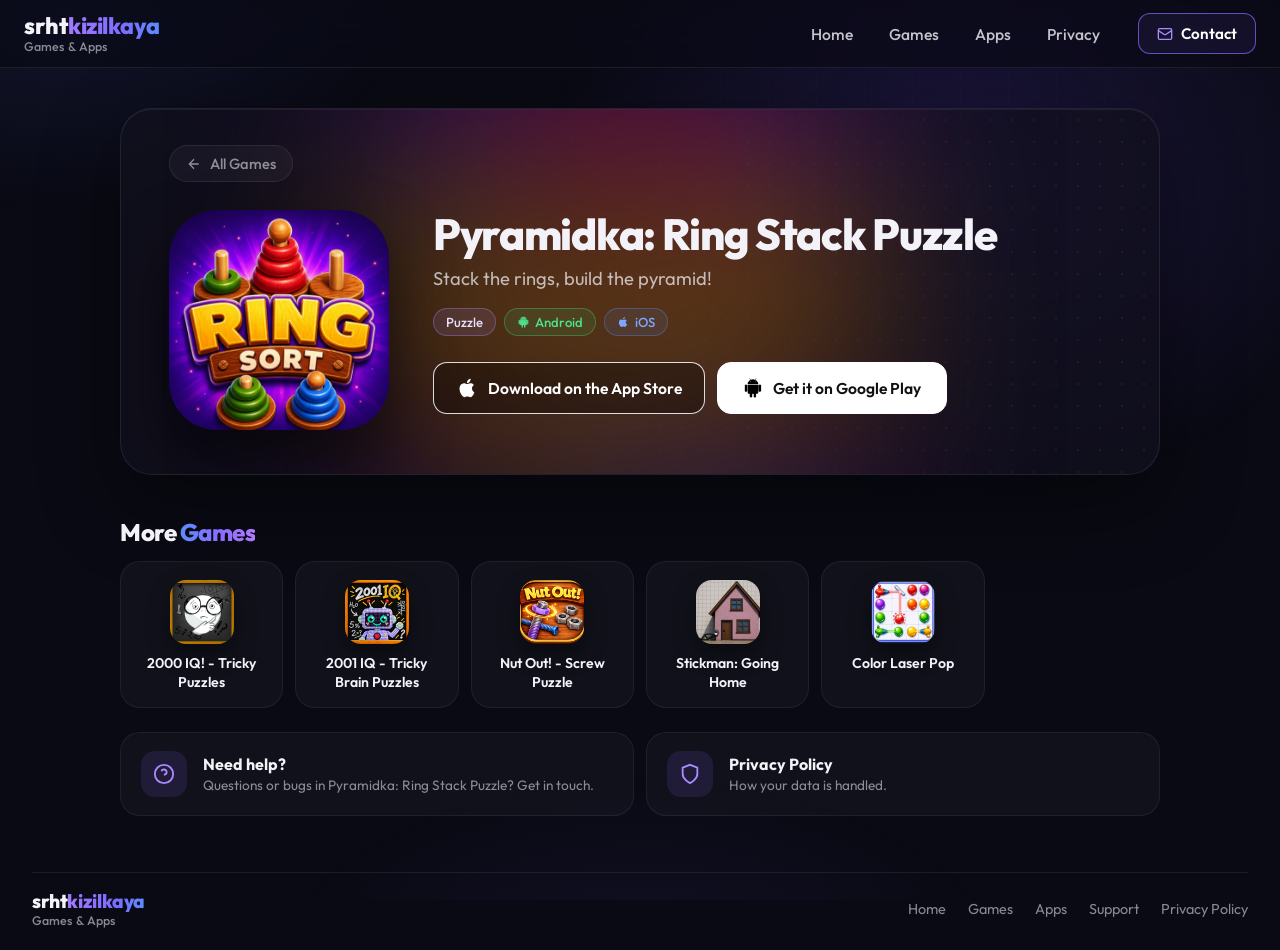
<file: pyramidka.html>
<!DOCTYPE html>
<html lang="en">
<head>
  <meta charset="UTF-8">
  <meta name="viewport" content="width=device-width, initial-scale=1.0">
  <title>Pyramidka: Ring Stack Puzzle — Download</title>
  <link rel="preconnect" href="https://fonts.googleapis.com">
  <link href="https://fonts.googleapis.com/css2?family=Outfit:wght@400;500;600;700;800;900&display=swap" rel="stylesheet">
  <link rel="stylesheet" href="style.css">
</head>
<body>

<nav>
  <a class="nav-brand" href="index.html">
    <span class="brand-name">srht<span class="brand-accent">kizilkaya</span></span>
    <span class="nav-sub">Games &amp; Apps</span>
  </a>
  <ul class="nav-links">
    <li><a href="index.html">Home</a></li>
    <li><a href="index.html#games">Games</a></li>
    <li><a href="index.html#apps">Apps</a></li>
    <li><a href="privacy.html">Privacy</a></li>
  </ul>
  <a class="nav-contact-btn" href="support.html">
    <svg width="16" height="16" fill="none" stroke="currentColor" stroke-width="2" viewBox="0 0 24 24"><rect x="2" y="4" width="20" height="16" rx="2"/><path d="m22 7-8.97 5.7a1.94 1.94 0 0 1-2.06 0L2 7"/></svg>
    Contact
  </a>
</nav>

<div class="game-page">
  <a class="back-link" href="index.html">
    <svg width="16" height="16" fill="none" stroke="currentColor" stroke-width="2" viewBox="0 0 24 24"><path d="M19 12H5M12 5l-7 7 7 7"/></svg>
    All Games
  </a>

  <img class="game-icon" src="pyramidka_logo.png" alt="Pyramidka">
  <h1>Pyramidka: Ring Stack Puzzle</h1>
  <p class="tagline">Stack the rings, build the pyramid!</p>

  <div class="store-buttons" id="store-buttons"></div>
</div>

<footer>
  <div class="footer-inner">
    <a class="nav-brand" href="index.html">
      <span class="brand-name">srht<span class="brand-accent">kizilkaya</span></span>
      <span class="nav-sub">Games &amp; Apps</span>
    </a>
    <div class="footer-right">
      <div class="footer-links">
        <a href="index.html">Home</a>
        <a href="index.html#games">Games</a>
        <a href="index.html#apps">Apps</a>
        <a href="support.html">Support</a>
        <a href="privacy.html">Privacy Policy</a>
      </div>
    </div>
  </div>
</footer>

<script>
  const ios     = 'https://apps.apple.com/app/pyramidka-halkalar%C4%B1-diz/id6766840716';
  const android = 'https://play.google.com/store/apps/details?id=com.fourtypoles.ringsort';

  const ua = navigator.userAgent;
  const isIOS     = /iPad|iPhone|iPod/.test(ua);
  const isAndroid = /Android/.test(ua);

  const btns = document.getElementById('store-buttons');

  const iosBtn = `<a class="store-btn store-btn-ios" href="${ios}" target="_blank" rel="noopener">
    <svg width="22" height="22" viewBox="0 0 24 24" fill="currentColor"><path d="M18.71 19.5c-.83 1.24-1.71 2.45-3.05 2.47-1.34.03-1.77-.79-3.29-.79-1.53 0-2 .77-3.27.82-1.31.05-2.3-1.32-3.14-2.53C4.25 17 2.94 12.45 4.7 9.39c.87-1.52 2.43-2.48 4.12-2.51 1.28-.02 2.5.87 3.29.87.78 0 2.26-1.07 3.8-.91.65.03 2.47.26 3.64 1.98-.09.06-2.17 1.28-2.15 3.81.03 3.02 2.65 4.03 2.68 4.04-.03.07-.42 1.44-1.38 2.83M13 3.5c.73-.83 1.94-1.46 2.94-1.5.13 1.17-.34 2.35-1.04 3.19-.69.85-1.83 1.51-2.95 1.42-.15-1.15.41-2.35 1.05-3.11z"/></svg>
    Download on the App Store
  </a>`;

  const androidBtn = `<a class="store-btn store-btn-android" href="${android}" target="_blank" rel="noopener">
    <img src="androidLogo.png" alt="Android" style="width:20px;height:20px;object-fit:contain;flex-shrink:0;filter:invert(1);">
    Get it on Google Play
  </a>`;

  if (isIOS) {
    btns.innerHTML = iosBtn;
  } else if (isAndroid) {
    btns.innerHTML = androidBtn;
  } else {
    btns.innerHTML = iosBtn + androidBtn;
  }
</script>

<script src="games.js"></script>
</body>
</html>
</file>
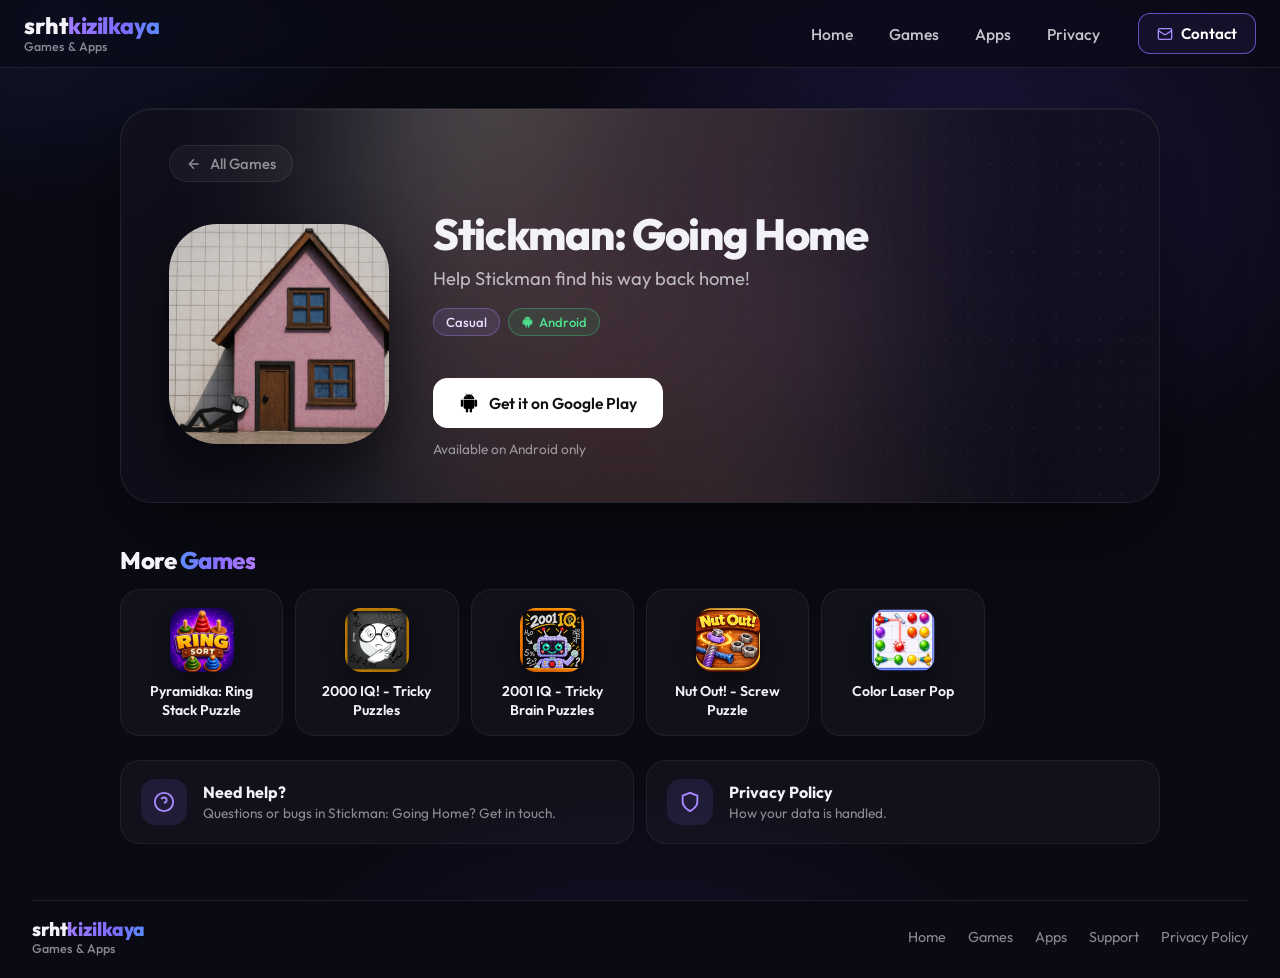
<file: sgh.html>
<!DOCTYPE html>
<html lang="en">
<head>
  <meta charset="UTF-8">
  <meta name="viewport" content="width=device-width, initial-scale=1.0">
  <title>Stickman: Going Home — Download</title>
  <link rel="preconnect" href="https://fonts.googleapis.com">
  <link href="https://fonts.googleapis.com/css2?family=Outfit:wght@400;500;600;700;800;900&display=swap" rel="stylesheet">
  <link rel="stylesheet" href="style.css">
</head>
<body>

<nav>
  <a class="nav-brand" href="index.html">
    <span class="brand-name">srht<span class="brand-accent">kizilkaya</span></span>
    <span class="nav-sub">Games &amp; Apps</span>
  </a>
  <ul class="nav-links">
    <li><a href="index.html">Home</a></li>
    <li><a href="index.html#games">Games</a></li>
    <li><a href="index.html#apps">Apps</a></li>
    <li><a href="privacy.html">Privacy</a></li>
  </ul>
  <a class="nav-contact-btn" href="support.html">
    <svg width="16" height="16" fill="none" stroke="currentColor" stroke-width="2" viewBox="0 0 24 24"><rect x="2" y="4" width="20" height="16" rx="2"/><path d="m22 7-8.97 5.7a1.94 1.94 0 0 1-2.06 0L2 7"/></svg>
    Contact
  </a>
</nav>

<div class="game-page">
  <a class="back-link" href="index.html">
    <svg width="16" height="16" fill="none" stroke="currentColor" stroke-width="2" viewBox="0 0 24 24"><path d="M19 12H5M12 5l-7 7 7 7"/></svg>
    All Games
  </a>

  <img class="game-icon" src="sghLogo.png" alt="Stickman Going Home">
  <h1>Stickman: Going Home</h1>
  <p class="tagline">Help Stickman find his way back home!</p>

  <div class="store-buttons" style="margin-top: 16px;">
    <a class="store-btn store-btn-android" href="https://play.google.com/store/apps/details?id=com.srhtkizilkaya.sgh" target="_blank" rel="noopener">
      <img src="androidLogo.png" alt="Android" style="width:20px;height:20px;object-fit:contain;flex-shrink:0;filter:invert(1);">
      Get it on Google Play
    </a>
  </div>
  <p class="store-btn-only" style="margin-top:14px;">Available on Android only</p>
</div>

<footer>
  <div class="footer-inner">
    <a class="nav-brand" href="index.html">
      <span class="brand-name">srht<span class="brand-accent">kizilkaya</span></span>
      <span class="nav-sub">Games &amp; Apps</span>
    </a>
    <div class="footer-right">
      <div class="footer-links">
        <a href="index.html">Home</a>
        <a href="index.html#games">Games</a>
        <a href="index.html#apps">Apps</a>
        <a href="support.html">Support</a>
        <a href="privacy.html">Privacy Policy</a>
      </div>
    </div>
  </div>
</footer>

<script src="games.js"></script>
</body>
</html>
</file>
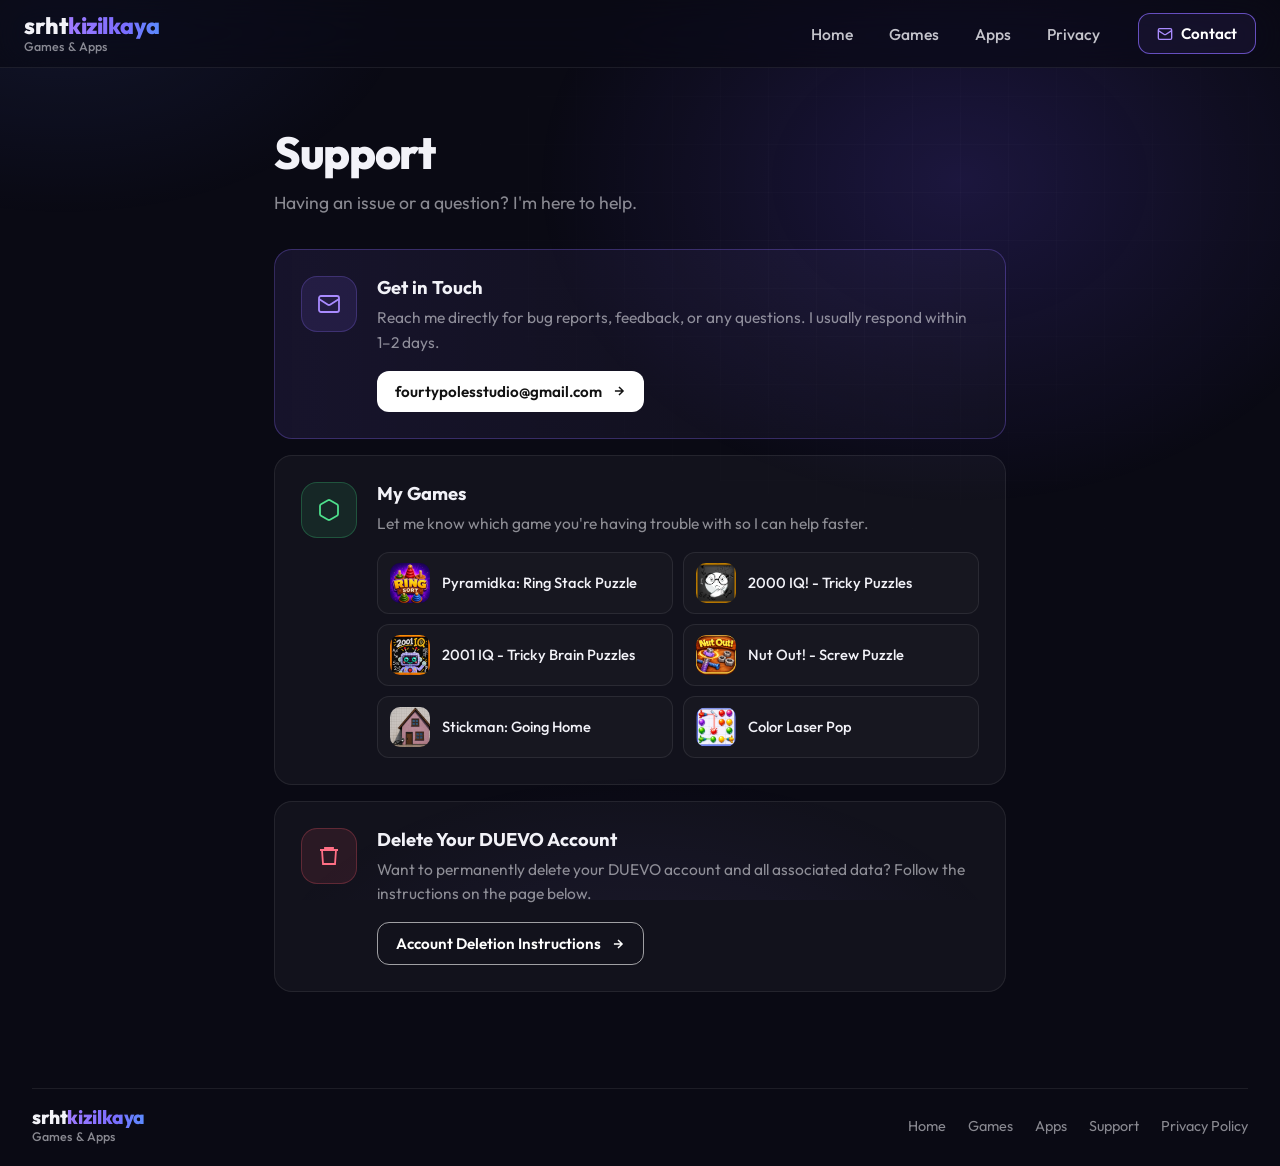
<file: support.html>
<!DOCTYPE html>
<html lang="en">
<head>
  <meta charset="UTF-8">
  <meta name="viewport" content="width=device-width, initial-scale=1.0">
  <title>Support — srhtkizilkaya</title>
  <link rel="preconnect" href="https://fonts.googleapis.com">
  <link href="https://fonts.googleapis.com/css2?family=Outfit:wght@400;500;600;700;800;900&display=swap" rel="stylesheet">
  <link rel="stylesheet" href="style.css">
</head>
<body>

<nav>
  <a class="nav-brand" href="index.html">
    <span class="brand-name">srht<span class="brand-accent">kizilkaya</span></span>
    <span class="nav-sub">Games &amp; Apps</span>
  </a>
  <ul class="nav-links">
    <li><a href="index.html">Home</a></li>
    <li><a href="index.html#games">Games</a></li>
    <li><a href="index.html#apps">Apps</a></li>
    <li><a href="privacy.html">Privacy</a></li>
  </ul>
  <a class="nav-contact-btn" href="support.html">
    <svg width="16" height="16" fill="none" stroke="currentColor" stroke-width="2" viewBox="0 0 24 24"><rect x="2" y="4" width="20" height="16" rx="2"/><path d="m22 7-8.97 5.7a1.94 1.94 0 0 1-2.06 0L2 7"/></svg>
    Contact
  </a>
</nav>

<div class="support-page">

  <div class="page-header">
    <h1>Support</h1>
    <p class="page-sub">Having an issue or a question? I'm here to help.</p>
  </div>

  <!-- Contact card -->
  <div class="support-block support-block-highlight">
    <div class="support-block-icon">
      <svg width="24" height="24" fill="none" stroke="currentColor" stroke-width="1.8" viewBox="0 0 24 24"><rect x="2" y="4" width="20" height="16" rx="2"/><path d="m22 7-8.97 5.7a1.94 1.94 0 0 1-2.06 0L2 7"/></svg>
    </div>
    <div class="support-block-body">
      <h3>Get in Touch</h3>
      <p>Reach me directly for bug reports, feedback, or any questions. I usually respond within 1–2 days.</p>
      <a class="support-email-btn" href="mailto:fourtypolesstudio@gmail.com">
        fourtypolesstudio@gmail.com
        <svg width="14" height="14" fill="none" stroke="currentColor" stroke-width="2.5" viewBox="0 0 24 24"><path d="M5 12h14M12 5l7 7-7 7"/></svg>
      </a>
    </div>
  </div>

  <!-- Games -->
  <div class="support-block">
    <div class="support-block-icon support-block-icon--green">
      <svg width="24" height="24" fill="none" stroke="currentColor" stroke-width="1.8" viewBox="0 0 24 24"><path d="M21 16V8a2 2 0 0 0-1-1.73l-7-4a2 2 0 0 0-2 0l-7 4A2 2 0 0 0 3 8v8a2 2 0 0 0 1 1.73l7 4a2 2 0 0 0 2 0l7-4A2 2 0 0 0 21 16z"/></svg>
    </div>
    <div class="support-block-body">
      <h3>My Games</h3>
      <p>Let me know which game you're having trouble with so I can help faster.</p>
      <div class="support-game-list">
        <a class="support-game-item" href="pyramidka.html">
          <img src="pyramidka_logo.png" alt="Pyramidka">
          <span>Pyramidka: Ring Stack Puzzle</span>
        </a>
        <a class="support-game-item" href="2000iq.html">
          <img src="2000iq_logo.png" alt="2000 IQ">
          <span>2000 IQ! - Tricky Puzzles</span>
        </a>
        <a class="support-game-item" href="2001iq.html">
          <img src="2001iq_logo.png" alt="2001 IQ">
          <span>2001 IQ - Tricky Brain Puzzles</span>
        </a>
        <a class="support-game-item" href="nutout.html">
          <img src="logo1024.png" alt="Nut Out">
          <span>Nut Out! - Screw Puzzle</span>
        </a>
        <a class="support-game-item" href="sgh.html">
          <img src="sghLogo.png" alt="Stickman Going Home">
          <span>Stickman: Going Home</span>
        </a>
        <a class="support-game-item" href="colorlaserpop.html">
          <img src="colorlaserLogo.png" alt="Color Laser Pop">
          <span>Color Laser Pop</span>
        </a>
      </div>
    </div>
  </div>

  <!-- DUEVO delete account -->
  <div class="support-block">
    <div class="support-block-icon support-block-icon--red">
      <svg width="24" height="24" fill="none" stroke="currentColor" stroke-width="1.8" viewBox="0 0 24 24"><path d="M3 6h18M8 6V4h8v2M19 6l-1 14H6L5 6"/></svg>
    </div>
    <div class="support-block-body">
      <h3>Delete Your DUEVO Account</h3>
      <p>Want to permanently delete your DUEVO account and all associated data? Follow the instructions on the page below.</p>
      <a class="support-link-btn" href="delete-account.html">
        Account Deletion Instructions
        <svg width="14" height="14" fill="none" stroke="currentColor" stroke-width="2.5" viewBox="0 0 24 24"><path d="M5 12h14M12 5l7 7-7 7"/></svg>
      </a>
    </div>
  </div>

</div>

<footer>
  <div class="footer-inner">
    <a class="nav-brand" href="index.html">
      <span class="brand-name">srht<span class="brand-accent">kizilkaya</span></span>
      <span class="nav-sub">Games &amp; Apps</span>
    </a>
    <div class="footer-right">
      <div class="footer-links">
        <a href="index.html">Home</a>
        <a href="index.html#games">Games</a>
        <a href="index.html#apps">Apps</a>
        <a href="support.html">Support</a>
        <a href="privacy.html">Privacy Policy</a>
      </div>
    </div>
  </div>
</footer>

</body>
</html>
</file>
<file: style.css>
/* ─── Tokens ─────────────────────────────────────────────── */
:root {
  --bg:            #0a0a14;
  --surface:       rgba(255,255,255,0.035);
  --surface-hover: rgba(255,255,255,0.065);
  --surface2:      rgba(255,255,255,0.06);
  --border:        rgba(255,255,255,0.08);
  --border-hover:  rgba(255,255,255,0.18);
  --text:          #f2f2f8;
  --text-muted:    rgba(242,242,248,0.55);
  --accent:        #8b6cff;
  --accent-light:  #a98bff;
  --accent-blue:   #5b8cff;
  --accent2:       #3ddc84;
  --accent2-light: #6ee7a8;
  --radius:        18px;
  --radius-sm:     12px;
  --nav-h:         68px;
  --maxw:          1360px;
}

*, *::before, *::after { box-sizing: border-box; margin: 0; padding: 0; }
html { scroll-behavior: smooth; }

body {
  font-family: 'Outfit', -apple-system, BlinkMacSystemFont, 'Segoe UI', system-ui, sans-serif;
  background: var(--bg);
  color: var(--text);
  min-height: 100vh;
  overflow-x: hidden;
  display: flex;
  flex-direction: column;
}

body::before {
  content: '';
  position: fixed;
  inset: 0;
  background:
    radial-gradient(ellipse 55% 60% at 75% 20%, rgba(110,80,255,0.18) 0%, transparent 60%),
    radial-gradient(ellipse 45% 40% at 5% 0%, rgba(90,120,255,0.10) 0%, transparent 60%),
    radial-gradient(ellipse 50% 40% at 50% 110%, rgba(139,108,255,0.08) 0%, transparent 60%);
  pointer-events: none;
  z-index: 0;
}

body::after {
  content: '';
  position: fixed;
  inset: 0;
  background-image:
    linear-gradient(rgba(255,255,255,0.018) 1px, transparent 1px),
    linear-gradient(90deg, rgba(255,255,255,0.018) 1px, transparent 1px);
  background-size: 48px 48px;
  mask-image: radial-gradient(ellipse 60% 60% at 70% 25%, #000 0%, transparent 75%);
  -webkit-mask-image: radial-gradient(ellipse 60% 60% at 70% 25%, #000 0%, transparent 75%);
  pointer-events: none;
  z-index: 0;
}

a { color: inherit; }

/* ─── Nav ─────────────────────────────────────────────────── */
nav {
  position: sticky;
  top: 0;
  height: var(--nav-h);
  display: flex;
  align-items: center;
  justify-content: space-between;
  gap: 24px;
  padding: 0 max(24px, calc((100vw - var(--maxw)) / 2 + 32px));
  background: rgba(10,10,20,0.72);
  backdrop-filter: blur(20px) saturate(160%);
  -webkit-backdrop-filter: blur(20px) saturate(160%);
  border-bottom: 1px solid var(--border);
  z-index: 100;
}

.nav-brand {
  display: flex;
  flex-direction: column;
  text-decoration: none;
  line-height: 1.1;
  font-size: 1.45rem;
  font-weight: 800;
  letter-spacing: -0.02em;
  color: var(--text);
}

.brand-name { font-size: 1.45rem; font-weight: 800; }

.brand-accent {
  background: linear-gradient(90deg, #a07bff 0%, #7b6cff 60%, #5b8cff 100%);
  -webkit-background-clip: text;
  background-clip: text;
  -webkit-text-fill-color: transparent;
}

.nav-sub {
  font-size: 0.78rem;
  font-weight: 500;
  color: var(--text-muted);
  letter-spacing: 0.01em;
  margin-top: 2px;
}

.nav-links {
  display: flex;
  align-items: center;
  gap: 8px;
  list-style: none;
  margin-left: auto;
}

.nav-links a {
  position: relative;
  display: block;
  color: rgba(242,242,248,0.8);
  text-decoration: none;
  font-size: 0.98rem;
  font-weight: 500;
  padding: 8px 14px;
  transition: color 0.2s;
}

.nav-links a:hover, .nav-links a.active { color: #fff; }

.nav-links a.active::after {
  content: '';
  position: absolute;
  left: 14px; right: 14px; bottom: -2px;
  height: 3px;
  border-radius: 3px;
  background: linear-gradient(90deg, #a07bff, #7b6cff);
}

.nav-contact-btn {
  display: inline-flex;
  align-items: center;
  gap: 8px;
  padding: 10px 18px;
  font-size: 0.95rem;
  font-weight: 600;
  color: #fff;
  border: 1.5px solid rgba(139,108,255,0.7);
  background: rgba(139,108,255,0.08);
  border-radius: 12px;
  text-decoration: none;
  white-space: nowrap;
  transition: background 0.2s, box-shadow 0.2s, transform 0.15s;
}

.nav-contact-btn svg { color: var(--accent-light); }

.nav-contact-btn:hover {
  background: rgba(139,108,255,0.18);
  box-shadow: 0 0 24px rgba(139,108,255,0.3);
  transform: translateY(-1px);
}

/* ─── Home layout ────────────────────────────────────────── */
.wrap {
  position: relative;
  z-index: 1;
  width: 100%;
  max-width: var(--maxw);
  margin: 0 auto;
  padding: 0 32px;
  flex: 1;
}

/* ─── Hero ────────────────────────────────────────────────── */
.hero {
  position: relative;
  display: grid;
  grid-template-columns: 1.05fr 1fr;
  align-items: center;
  gap: 24px;
  padding: 28px 0 8px;
}

.hero-badge {
  display: inline-flex;
  align-items: center;
  gap: 10px;
  padding: 7px 16px;
  background: rgba(255,255,255,0.04);
  border: 1px solid var(--border);
  border-radius: 999px;
  font-size: 0.9rem;
  font-weight: 500;
  color: rgba(242,242,248,0.85);
  margin-bottom: 18px;
}

.hero-badge-dot {
  width: 8px; height: 8px;
  border-radius: 50%;
  background: var(--accent2);
  box-shadow: 0 0 10px var(--accent2);
  animation: pulse 2s ease-in-out infinite;
}

@keyframes pulse {
  0%, 100% { opacity: 1; }
  50% { opacity: 0.45; }
}

.hero-title {
  font-size: clamp(2.4rem, 4.2vw, 4rem);
  font-weight: 800;
  letter-spacing: -0.035em;
  line-height: 1.05;
  margin-bottom: 18px;
}

.hero-title-accent,
.accent-text {
  background: linear-gradient(90deg, #5b8cff 0%, #8b6cff 55%, #b07bff 100%);
  -webkit-background-clip: text;
  background-clip: text;
  -webkit-text-fill-color: transparent;
}

.hero-desc {
  font-size: 1.12rem;
  color: rgba(242,242,248,0.72);
  line-height: 1.55;
  margin-bottom: 26px;
}

.hero-btns { display: flex; gap: 16px; flex-wrap: wrap; }

.hero-btn {
  display: flex;
  align-items: center;
  gap: 14px;
  min-width: 232px;
  padding: 12px 18px 12px 20px;
  border-radius: 12px;
  text-decoration: none;
  transition: transform 0.2s, box-shadow 0.2s, background 0.2s;
}

.hero-btn:hover { transform: translateY(-2px); }

.hero-btn-text { display: flex; flex-direction: column; line-height: 1.15; }
.hero-btn-sub  { font-size: 0.75rem; font-weight: 500; opacity: 0.8; }
.hero-btn-main { font-size: 1.15rem; font-weight: 700; }
.hero-btn .chev { margin-left: auto; opacity: 0.8; }

.hero-btn-light {
  background: #fff;
  color: #111;
  box-shadow: 0 8px 30px rgba(255,255,255,0.08);
}

.hero-btn-light:hover { box-shadow: 0 12px 36px rgba(255,255,255,0.16); }

.hero-btn-dark {
  background: rgba(0,0,0,0.25);
  color: #fff;
  border: 1.5px solid rgba(255,255,255,0.85);
}

.hero-btn-dark:hover { background: rgba(255,255,255,0.06); }

/* ─── Hero visual ────────────────────────────────────────── */
.hero-visual {
  position: relative;
  display: flex;
  align-items: center;
  justify-content: center;
  min-height: 340px;
  padding: 0 70px;
}

.hero-img {
  position: relative;
  z-index: 2;
  width: 100%;
  max-width: 620px;
  max-height: 400px;
  object-fit: contain;
  filter: drop-shadow(0 30px 60px rgba(80,50,200,0.35));
}

.hero-glow {
  position: absolute;
  width: 70%; height: 80%;
  right: 5%; top: 10%;
  background: radial-gradient(circle, rgba(120,90,255,0.35) 0%, transparent 65%);
  filter: blur(20px);
  z-index: 0;
}

.geo {
  position: absolute;
  z-index: 1;
  color: #a98bff;
  filter: drop-shadow(0 0 6px currentColor);
  opacity: 0.8;
  animation: drift 8s ease-in-out infinite;
}

@keyframes drift {
  0%, 100% { translate: 0 0; }
  50%      { translate: 0 -6px; }
}

.geo-ring { width: 18px; height: 18px; border: 2px solid currentColor; border-radius: 50%; }

.geo-plus { width: 16px; height: 16px; }
.geo-plus::before, .geo-plus::after {
  content: ''; position: absolute; background: currentColor; border-radius: 2px;
}
.geo-plus::before { left: 7px; top: 0; width: 2px; height: 16px; }
.geo-plus::after  { top: 7px; left: 0; height: 2px; width: 16px; }

.geo-tri {
  width: 18px; height: 16px;
  background: currentColor;
  clip-path: polygon(50% 0, 100% 100%, 0 100%, 50% 0, 50% 22%, 16% 88%, 84% 88%, 50% 22%);
}

.geo-diamond { width: 12px; height: 12px; border: 2px solid currentColor; rotate: 45deg; border-radius: 2px; }

.g1 { left: 4%;  top: 12%;   color: #a98bff; }
.g2 { left: 12%; bottom: 10%; color: #4fd1ff; animation-delay: -2s; }
.g3 { right: 4%; top: 6%;    color: #ffc94d; animation-delay: -4s; }
.g4 { right: 1%; bottom: 22%; color: #ff6f91; animation-delay: -1s; }
.g5 { right: 10%; top: 50%;  width: 12px; height: 12px; color: #4ee08c; animation-delay: -5s; }
.g6 { left: 1%;  top: 58%;   color: #ff6f91; opacity: 0.6; animation-delay: -3s; }

.spark {
  position: absolute;
  z-index: 1;
  width: 14px; height: 14px;
  background: #b9a8ff;
  clip-path: polygon(50% 0, 62% 38%, 100% 50%, 62% 62%, 50% 100%, 38% 62%, 0 50%, 38% 38%);
  animation: twinkle 3.5s ease-in-out infinite;
}

@keyframes twinkle {
  0%, 100% { opacity: 0.25; transform: scale(0.7); }
  50%      { opacity: 1;    transform: scale(1); }
}

.sp1 { left: 24%; top: 2%; }
.sp2 { left: 0;   top: 52%; width: 10px; height: 10px; animation-delay: -1s; }
.sp3 { right: 14%; top: 10%; width: 10px; height: 10px; background: #ffe08a; animation-delay: -2s; }
.sp4 { right: 2%; top: 70%; background: #8ff0c0; animation-delay: -0.5s; }
.sp5 { left: 30%; bottom: 0; width: 9px; height: 9px; animation-delay: -2.6s; }
.sp6 { left: 36%; top: 6%;  width: 10px; height: 10px; animation-delay: -1.8s; }
.sp7 { left: -1%; top: 38%; width: 8px;  height: 8px;  background: #8ff0c0; animation-delay: -3s; }
.sp8 { left: 44%; top: 78%; width: 9px;  height: 9px;  background: #ffe08a; animation-delay: -0.8s; }
.sp9 { left: 20%; top: 96%; width: 7px;  height: 7px;  animation-delay: -2.2s; }

.paused *, .paused *::before, .paused *::after { animation-play-state: paused !important; }

@media (prefers-reduced-motion: reduce) {
  *, *::before, *::after { animation: none !important; }
}

/* ─── Blocks ─────────────────────────────────────────────── */
.block { padding: 18px 0 8px; scroll-margin-top: calc(var(--nav-h) + 12px); }

.block-head {
  display: flex;
  align-items: flex-end;
  justify-content: space-between;
  gap: 16px;
  margin-bottom: 18px;
}

.block-title {
  font-size: 1.9rem;
  font-weight: 800;
  letter-spacing: -0.02em;
  line-height: 1.1;
}

.block-sub {
  font-size: 1rem;
  color: var(--text-muted);
  margin-top: 4px;
}

.outline-btn {
  display: inline-flex;
  align-items: center;
  gap: 10px;
  padding: 10px 18px;
  border: 1.5px solid rgba(255,255,255,0.8);
  border-radius: 12px;
  text-decoration: none;
  color: #fff;
  font-size: 0.95rem;
  font-weight: 500;
  white-space: nowrap;
  transition: background 0.2s;
}

.outline-btn:hover { background: rgba(255,255,255,0.07); }

/* ─── Game cards ─────────────────────────────────────────── */
.cards {
  display: grid;
  grid-template-columns: repeat(6, minmax(0, 1fr));
  gap: 18px;
  perspective: 900px;
}

.card {
  --rx: 0deg; --ry: 0deg; --mx: 50%; --my: 30%;
  position: relative;
  isolation: isolate;
  display: flex;
  flex-direction: column;
  align-items: center;
  text-align: center;
  padding: 26px 14px 16px;
  border-radius: 26px;
  text-decoration: none;
  color: #fff;
  overflow: hidden;
  border: 1px solid rgba(255,255,255,0.07);
  background: #12101c;
  box-shadow: 0 12px 30px rgba(0,0,0,0.45), inset 0 1px 0 rgba(255,255,255,0.10);
  transform: rotateX(var(--rx)) rotateY(var(--ry));
  transition: transform 0.5s cubic-bezier(.2,.8,.2,1), box-shadow 0.4s;
}

.card.tilting { transition: transform 0.08s linear, box-shadow 0.4s; }

.card-glow {
  position: absolute;
  z-index: -2;
  inset: -30%;
  background: var(--img) center / cover;
  filter: blur(40px) saturate(1.15) brightness(0.6);
  opacity: 0.55;
  transition: opacity 0.4s;
}

.card::after {
  content: '';
  position: absolute;
  z-index: -1;
  inset: 0;
  background:
    linear-gradient(180deg, rgba(10,10,20,0) 0%, rgba(10,10,20,0.25) 45%, rgba(10,10,20,0.88) 72%, rgba(10,10,20,0.96) 100%);
}

.card::before {
  content: '';
  position: absolute;
  z-index: 1;
  inset: 0;
  border-radius: inherit;
  background:
    radial-gradient(circle at var(--mx) var(--my), rgba(255,255,255,0.14) 0%, transparent 45%),
    linear-gradient(115deg, transparent 30%, rgba(255,120,220,0.12) 45%, rgba(120,220,255,0.14) 55%, transparent 70%);
  background-size: 100% 100%, 250% 250%;
  background-position: 0 0, var(--mx) var(--my);
  mix-blend-mode: overlay;
  opacity: 0;
  pointer-events: none;
  transition: opacity 0.3s;
}

.card:hover::before { opacity: 1; }

.card:hover {
  border-color: rgba(255,255,255,0.16);
  box-shadow: 0 28px 60px rgba(0,0,0,0.55), inset 0 1px 0 rgba(255,255,255,0.16);
}

.card:hover .card-glow { opacity: 0.75; }

.card img {
  width: 100px;
  height: 100px;
  border-radius: 26px;
  object-fit: cover;
  margin-bottom: 18px;
  box-shadow: 0 16px 34px rgba(0,0,0,0.55);
  -webkit-box-reflect: below 6px linear-gradient(transparent 78%, rgba(255,255,255,0.08));
  position: relative;
  z-index: 3;
  backface-visibility: hidden;
}

.card h3 {
  font-size: 1rem;
  font-weight: 700;
  line-height: 1.25;
  margin-top: 14px;
  margin-bottom: 6px;
  text-shadow: 0 2px 10px rgba(0,0,0,0.5);
}

.card p {
  font-size: 0.82rem;
  color: rgba(255,255,255,0.62);
  line-height: 1.45;
  margin-bottom: 14px;
  flex: 1;
}

.card .pills { justify-content: center; }
.card h3, .card p, .card .pills { position: relative; z-index: 3; }
.card .pill { backdrop-filter: blur(6px); -webkit-backdrop-filter: blur(6px); }
.card-arrow {
  position: absolute;
  top: 18px; right: 18px;
  width: 34px; height: 34px;
  display: flex;
  align-items: center;
  justify-content: center;
  border-radius: 50%;
  background: rgba(255,255,255,0.06);
  border: 1px solid var(--border);
  color: rgba(255,255,255,0.8);
  transition: background 0.2s, color 0.2s;
}

.card:hover .card-arrow,
.app-card:hover .card-arrow {
  background: var(--accent);
  border-color: var(--accent);
  color: #fff;
}

.card-arrow.static { position: static; flex-shrink: 0; }

/* ─── Pills ──────────────────────────────────────────────── */
.pills { display: flex; gap: 8px; flex-wrap: wrap; }

.pill {
  display: inline-flex;
  align-items: center;
  gap: 6px;
  padding: 5px 12px;
  border-radius: 999px;
  font-size: 0.82rem;
  font-weight: 500;
}

.pill::before {
  content: '';
  width: 12px; height: 12px;
  background: currentColor;
  -webkit-mask-size: contain;
  mask-size: contain;
  -webkit-mask-repeat: no-repeat;
  mask-repeat: no-repeat;
  -webkit-mask-position: center;
  mask-position: center;
}

.pill-android {
  color: #4ee08c;
  background: rgba(61,220,132,0.1);
  border: 1px solid rgba(61,220,132,0.35);
}

.pill-android::before {
  -webkit-mask-image: url('androidLogo.png');
  mask-image: url('androidLogo.png');
}

.pill-ios {
  color: #7fa6ff;
  background: rgba(91,140,255,0.1);
  border: 1px solid rgba(91,140,255,0.35);
}

.pill-ios::before {
  -webkit-mask-image: url("data:image/svg+xml,%3Csvg xmlns='http://www.w3.org/2000/svg' viewBox='0 0 24 24'%3E%3Cpath d='M18.71 19.5c-.83 1.24-1.71 2.45-3.05 2.47-1.34.03-1.77-.79-3.29-.79-1.53 0-2 .77-3.27.82-1.31.05-2.3-1.32-3.14-2.53C4.25 17 2.94 12.45 4.7 9.39c.87-1.52 2.43-2.48 4.12-2.51 1.28-.02 2.5.87 3.29.87.78 0 2.26-1.07 3.8-.91.65.03 2.47.26 3.64 1.98-.09.06-2.17 1.28-2.15 3.81.03 3.02 2.65 4.03 2.68 4.04-.03.07-.42 1.44-1.38 2.83M13 3.5c.73-.83 1.94-1.46 2.94-1.5.13 1.17-.34 2.35-1.04 3.19-.69.85-1.83 1.51-2.95 1.42-.15-1.15.41-2.35 1.05-3.11z'/%3E%3C/svg%3E");
  mask-image: url("data:image/svg+xml,%3Csvg xmlns='http://www.w3.org/2000/svg' viewBox='0 0 24 24'%3E%3Cpath d='M18.71 19.5c-.83 1.24-1.71 2.45-3.05 2.47-1.34.03-1.77-.79-3.29-.79-1.53 0-2 .77-3.27.82-1.31.05-2.3-1.32-3.14-2.53C4.25 17 2.94 12.45 4.7 9.39c.87-1.52 2.43-2.48 4.12-2.51 1.28-.02 2.5.87 3.29.87.78 0 2.26-1.07 3.8-.91.65.03 2.47.26 3.64 1.98-.09.06-2.17 1.28-2.15 3.81.03 3.02 2.65 4.03 2.68 4.04-.03.07-.42 1.44-1.38 2.83M13 3.5c.73-.83 1.94-1.46 2.94-1.5.13 1.17-.34 2.35-1.04 3.19-.69.85-1.83 1.51-2.95 1.42-.15-1.15.41-2.35 1.05-3.11z'/%3E%3C/svg%3E");
}

/* legacy badges */
.badge { font-size: 0.72rem; font-weight: 600; padding: 4px 10px; border-radius: 999px; }
.badge-ios { color: #7fa6ff; background: rgba(91,140,255,0.1); border: 1px solid rgba(91,140,255,0.35); }
.badge-android { color: #4ee08c; background: rgba(61,220,132,0.1); border: 1px solid rgba(61,220,132,0.35); }

/* ─── App card ───────────────────────────────────────────── */
.app-card {
  display: flex;
  align-items: center;
  gap: 18px;
  padding: 16px 20px;
  background: linear-gradient(90deg, rgba(139,108,255,0.08), rgba(255,255,255,0.02));
  border: 1px solid var(--border);
  border-radius: var(--radius);
  text-decoration: none;
  color: var(--text);
  transition: border-color 0.25s, transform 0.25s;
}

.app-card:hover { border-color: rgba(139,108,255,0.45); transform: translateY(-2px); }

.app-card img { width: 64px; height: 64px; border-radius: 16px; object-fit: cover; }

#apps {
  display: grid;
  grid-template-columns: repeat(2, minmax(0, 1fr));
  column-gap: 16px;
}

#apps .block-head { grid-column: 1 / -1; }

@media (max-width: 760px) {
  #apps { grid-template-columns: 1fr; row-gap: 12px; }
}

.app-logo-text {
  flex-shrink: 0;
  width: 64px; height: 64px;
  display: flex; align-items: center; justify-content: center;
  border-radius: 16px;
  background: linear-gradient(145deg, #2b5fd9, #6a3fd1);
  color: #fff;
  font-size: 0.95rem;
  font-weight: 800;
  letter-spacing: 0.02em;
}

.pill-soon { color: #ffd27a; background: rgba(255,201,77,0.1); border: 1px solid rgba(255,201,77,0.35); }
.pill-soon::before { display: none; }

.app-card-body { flex: 1; }
.app-card-body h3 { font-size: 1.1rem; font-weight: 700; }
.app-card-body p { font-size: 0.9rem; color: var(--text-muted); margin-top: 2px; }

/* ─── Features ───────────────────────────────────────────── */
.features {
  display: grid;
  grid-template-columns: repeat(3, 1fr);
  gap: 24px;
  padding: 26px 0 22px;
}

.feature { display: flex; align-items: center; gap: 20px; }

.feature-icon {
  flex-shrink: 0;
  width: 72px; height: 72px;
  display: flex;
  align-items: center;
  justify-content: center;
  border-radius: 18px;
  border: 1px solid var(--border);
}

.fi-purple { background: rgba(139,108,255,0.12); color: #a98bff; }
.fi-blue   { background: rgba(91,140,255,0.12);  color: #6f9dff; }
.fi-red    { background: rgba(255,90,110,0.10);  color: #ff5f78; }

.feature h4 { font-size: 1.1rem; font-weight: 600; margin-bottom: 4px; }
.feature p  { font-size: 0.92rem; color: var(--text-muted); line-height: 1.45; max-width: 240px; }

/* ─── Stats ──────────────────────────────────────────────── */
.stats {
  display: grid;
  grid-template-columns: repeat(4, 1fr);
  margin: 28px 0 26px;
  border: 1px solid var(--border);
  border-radius: var(--radius);
  background: var(--surface);
  overflow: hidden;
}

.stat {
  display: flex;
  align-items: baseline;
  justify-content: center;
  gap: 10px;
  padding: 18px 12px;
}

.stat + .stat { border-left: 1px solid var(--border); }

.stat-num {
  font-size: 2rem;
  font-weight: 800;
  line-height: 1;
  background: linear-gradient(90deg, #5b8cff, #b07bff);
  -webkit-background-clip: text;
  background-clip: text;
  -webkit-text-fill-color: transparent;
}

.stat-label { font-size: 1rem; color: var(--text-muted); font-weight: 500; }

@media (max-width: 640px) {
  .stats { grid-template-columns: repeat(2, 1fr); }
  .stat:nth-child(3) { border-left: none; }
  .stat:nth-child(n+3) { border-top: 1px solid var(--border); }
}

/* ─── Footer ─────────────────────────────────────────────── */
footer {
  position: relative;
  z-index: 1;
  width: 100%;
  max-width: var(--maxw);
  margin: 0 auto;
  padding: 0 32px;
  color: var(--text-muted);
  font-size: 0.85rem;
  text-align: center;
}

footer > p {
  padding: 22px 0;
  border-top: 1px solid var(--border);
}

footer a { color: var(--text-muted); text-decoration: none; transition: color 0.2s; }
footer a:hover { color: var(--text); }

.footer-inner {
  display: flex;
  align-items: center;
  justify-content: space-between;
  gap: 20px;
  flex-wrap: wrap;
  padding: 18px 0 22px;
  border-top: 1px solid var(--border);
  text-align: left;
}

.footer-inner .nav-brand,
.footer-inner .brand-name { font-size: 1.2rem; color: var(--text); }

.footer-right { display: flex; align-items: center; gap: 18px; }
.footer-links { display: flex; gap: 22px; flex-wrap: wrap; }
.footer-links a { font-size: 0.9rem; }
.footer-sep { width: 1px; height: 22px; background: var(--border); }
.footer-icon { display: flex; }

/* ─── Game / App detail page ─────────────────────────────── */
.game-page {
  position: relative;
  z-index: 1;
  isolation: isolate;
  overflow: hidden;
  width: calc(100% - 48px);
  max-width: 1040px;
  margin: 40px auto 0;
  padding: 36px 48px 44px;
  display: grid;
  grid-template-columns: 220px 1fr;
  column-gap: 44px;
  align-items: center;
  border-radius: 32px;
  background: rgba(18,16,30,0.75);
  border: 1px solid rgba(255,255,255,0.08);
  box-shadow: 0 30px 80px rgba(0,0,0,0.45), inset 0 1px 0 rgba(255,255,255,0.06);
}

.gp-glow {
  position: absolute;
  z-index: -1;
  left: -10%; top: -40%;
  width: 70%; height: 180%;
  background: var(--img) center / cover;
  filter: blur(90px) saturate(1.3) brightness(0.7);
  opacity: 0.55;
  pointer-events: none;
}

.game-page::after {
  content: '';
  position: absolute;
  z-index: -1;
  inset: 0;
  background-image: radial-gradient(circle, rgba(255,255,255,0.06) 1px, transparent 1px);
  background-size: 22px 22px;
  mask-image: linear-gradient(90deg, transparent 30%, #000 100%);
  -webkit-mask-image: linear-gradient(90deg, transparent 30%, #000 100%);
  pointer-events: none;
}

.game-page > * { grid-column: 2; }

.back-link {
  grid-column: 1 / -1;
  justify-self: start;
  display: inline-flex;
  align-items: center;
  gap: 8px;
  color: var(--text-muted);
  text-decoration: none;
  font-size: 0.92rem;
  font-weight: 500;
  margin-bottom: 28px;
  padding: 8px 16px;
  border-radius: 999px;
  border: 1px solid var(--border);
  background: rgba(255,255,255,0.04);
  transition: color 0.2s, border-color 0.2s;
}

.back-link:hover { color: var(--text); border-color: var(--border-hover); }

.game-icon {
  grid-column: 1;
  grid-row: 2 / span 5;
  width: 220px;
  height: 220px;
  border-radius: 48px;
  object-fit: cover;
  box-shadow: 0 30px 60px rgba(0,0,0,0.55);
}

.game-page h1 {
  font-size: clamp(1.9rem, 3.4vw, 2.9rem);
  font-weight: 800;
  letter-spacing: -0.03em;
  line-height: 1.08;
  margin-bottom: 10px;
}

.tagline { color: rgba(242,242,248,0.72); font-size: 1.15rem; margin-bottom: 18px; }

.gp-meta { display: flex; gap: 8px; flex-wrap: wrap; margin-bottom: 26px; }

.gp-chip {
  padding: 5px 12px;
  border-radius: 999px;
  font-size: 0.82rem;
  font-weight: 500;
  color: #e6defd;
  background: rgba(169,139,255,0.12);
  border: 1px solid rgba(169,139,255,0.35);
}

.store-btn-only { color: var(--text-muted); font-size: 0.85rem; margin-top: 12px !important; }

.store-buttons {
  display: flex;
  flex-wrap: wrap;
  gap: 12px;
  width: auto;
}

.store-btn {
  display: flex;
  align-items: center;
  justify-content: center;
  gap: 10px;
  min-width: 230px;
  padding: 14px 22px;
  border-radius: 14px;
  text-decoration: none;
  font-size: 0.98rem;
  font-weight: 600;
  white-space: nowrap;
  transition: transform 0.2s, box-shadow 0.2s, background 0.2s;
}

.store-btn:hover { transform: translateY(-2px); }

.store-btn-ios {
  background: rgba(0,0,0,0.3);
  color: #fff;
  border: 1.5px solid rgba(255,255,255,0.85);
}

.store-btn-ios:hover { background: rgba(255,255,255,0.08); }

.store-btn-android {
  background: #fff;
  color: #111;
  border: 1.5px solid #fff;
}

.store-btn-android img { filter: none !important; }
.store-btn-android:hover { box-shadow: 0 10px 30px rgba(255,255,255,0.15); }

/* More games + help */
.gp-more, .gp-help {
  position: relative;
  z-index: 1;
  width: calc(100% - 48px);
  max-width: 1040px;
  margin: 0 auto;
}

.gp-more { margin-top: 44px; }
.gp-more .block-title { margin-bottom: 16px; font-size: 1.5rem; }

.gp-more-list {
  display: grid;
  grid-template-columns: repeat(auto-fill, minmax(150px, 1fr));
  gap: 12px;
}

.gp-more-item {
  display: flex;
  flex-direction: column;
  align-items: center;
  gap: 10px;
  padding: 18px 12px 16px;
  text-align: center;
  text-decoration: none;
  color: var(--text);
  font-size: 0.88rem;
  font-weight: 600;
  line-height: 1.3;
  border-radius: 20px;
  background: rgba(255,255,255,0.03);
  border: 1px solid rgba(255,255,255,0.06);
  transition: transform 0.25s, background 0.25s, border-color 0.25s;
}

.gp-more-item:hover { transform: translateY(-4px); background: rgba(255,255,255,0.06); border-color: rgba(255,255,255,0.14); }
.gp-more-item img { width: 64px; height: 64px; border-radius: 16px; object-fit: cover; box-shadow: 0 10px 22px rgba(0,0,0,0.45); }

.gp-help {
  display: grid;
  grid-template-columns: 1fr 1fr;
  gap: 12px;
  margin-top: 24px;
  margin-bottom: 56px;
}

.gp-help-item {
  display: flex;
  align-items: center;
  gap: 16px;
  padding: 18px 20px;
  border-radius: 20px;
  text-decoration: none;
  color: var(--text);
  background: rgba(255,255,255,0.03);
  border: 1px solid rgba(255,255,255,0.06);
  transition: background 0.2s, border-color 0.2s;
}

.gp-help-item:hover { background: rgba(255,255,255,0.06); border-color: rgba(255,255,255,0.14); }
.gp-help-item strong { display: block; font-size: 1rem; }
.gp-help-item small { display: block; color: var(--text-muted); font-size: 0.85rem; margin-top: 2px; }

.gp-help-icon {
  flex-shrink: 0;
  width: 46px; height: 46px;
  display: flex; align-items: center; justify-content: center;
  border-radius: 14px;
  color: var(--accent-light);
  background: rgba(139,108,255,0.12);
}

@media (max-width: 760px) {
  .game-page { grid-template-columns: 1fr; text-align: center; padding: 24px 20px 32px; width: calc(100% - 32px); }
  .game-page > *, .game-icon { grid-column: 1; grid-row: auto; }
  .back-link { justify-self: center; }
  .game-icon { justify-self: center; width: 140px; height: 140px; border-radius: 32px; margin-bottom: 20px; }
  .gp-meta, .store-buttons { justify-content: center; }
  .store-btn { min-width: 0; width: 100%; max-width: 300px; margin: 0 auto; }
  .gp-glow { left: -20%; top: -20%; width: 140%; height: 70%; }
  .gp-more, .gp-help { width: calc(100% - 32px); }
  .gp-more-list { grid-template-columns: repeat(2, 1fr); }
  .gp-help { grid-template-columns: 1fr; }
}
/* ─── Text pages (privacy / support / delete) ────────────── */
.privacy-page,
.support-page,
.delete-page {
  position: relative;
  z-index: 1;
  flex: 1;
  width: 100%;
  max-width: 780px;
  margin: 0 auto;
  padding: 56px 24px 80px;
}

.privacy-page h1,
.support-page h1,
.delete-page h1 {
  font-size: clamp(2rem, 4vw, 2.8rem);
  font-weight: 800;
  letter-spacing: -0.03em;
  margin-bottom: 8px;
}

.last-updated {
  display: inline-block;
  color: var(--accent-light);
  font-size: 0.85rem;
  font-weight: 500;
  padding: 4px 12px;
  border-radius: 999px;
  background: rgba(139,108,255,0.1);
  border: 1px solid rgba(139,108,255,0.25);
  margin-bottom: 28px;
}

.intro {
  color: rgba(242,242,248,0.8);
  line-height: 1.75;
  margin-bottom: 32px;
  padding: 22px 24px;
  background: linear-gradient(90deg, rgba(139,108,255,0.08), rgba(255,255,255,0.02));
  border: 1px solid rgba(139,108,255,0.22);
  border-radius: var(--radius);
}

.policy-section {
  padding: 26px 28px;
  margin-bottom: 16px;
  background: var(--surface);
  border: 1px solid var(--border);
  border-radius: var(--radius);
}

.policy-section h2 {
  font-size: 1.15rem;
  font-weight: 700;
  margin-bottom: 12px;
  letter-spacing: -0.01em;
}

.policy-section p,
.policy-section ul,
.policy-section ol {
  color: rgba(242,242,248,0.72);
  line-height: 1.75;
  font-size: 0.97rem;
}

.policy-section p + p { margin-top: 10px; }
.policy-section ul, .policy-section ol { padding-left: 22px; margin: 10px 0; }
.policy-section li { margin-bottom: 4px; }
.policy-section li::marker { color: var(--accent-light); }
.policy-section strong { color: var(--text); }

.service-card {
  background: rgba(255,255,255,0.025);
  border: 1px solid var(--border);
  border-radius: var(--radius-sm);
  padding: 16px 18px;
  margin: 12px 0;
  transition: border-color 0.2s;
}

.service-card:hover { border-color: var(--border-hover); }
.service-name { font-weight: 700; font-size: 1rem; margin-bottom: 6px; }
.service-desc { color: var(--text-muted); font-size: 0.92rem; line-height: 1.6; margin-bottom: 8px; }
.service-link { font-size: 0.88rem; color: var(--accent-light); text-decoration: none; font-weight: 500; }
.service-link:hover { text-decoration: underline; }

.email-btn {
  display: inline-flex;
  align-items: center;
  gap: 8px;
  padding: 12px 20px;
  margin-top: 12px;
  background: rgba(139,108,255,0.12);
  border: 1px solid rgba(139,108,255,0.4);
  border-radius: 12px;
  color: #fff;
  text-decoration: none;
  font-size: 0.95rem;
  font-weight: 500;
  transition: background 0.2s;
}

.email-btn:hover { background: rgba(139,108,255,0.22); }

.kd-title {
  display: flex;
  align-items: center;
  gap: 14px;
  margin-bottom: 8px;
}

.kd-title h1 { margin-bottom: 0 !important; }

.kd-icon {
  flex-shrink: 0;
  width: 48px; height: 48px;
  border-radius: 12px;
  box-shadow: 0 8px 20px rgba(0,0,0,0.4);
}

.kd-divider {
  display: flex;
  align-items: center;
  gap: 14px;
  margin: 44px 0 28px;
  color: var(--text-muted);
  font-size: 0.85rem;
  font-weight: 600;
  letter-spacing: 0.08em;
  text-transform: uppercase;
}

.kd-divider::before, .kd-divider::after {
  content: '';
  flex: 1;
  height: 1px;
  background: var(--border);
}

.kd-link {
  display: inline-flex;
  align-items: center;
  gap: 8px;
  margin-top: 12px;
  padding: 10px 16px;
  border-radius: 12px;
  background: rgba(255,201,77,0.1);
  border: 1px solid rgba(255,201,77,0.35);
  color: #ffd27a;
  text-decoration: none;
  font-weight: 600;
  font-size: 0.95rem;
}

.kd-link:hover { background: rgba(255,201,77,0.18); }

.policy-tabs {
  display: flex;
  flex-wrap: wrap;
  justify-content: center;
  gap: 4px;
  width: fit-content;
  max-width: 100%;
  padding: 5px;
  margin: 0 auto 28px;
  border-radius: 14px;
  background: rgba(18,16,30,0.85);
  border: 1px solid var(--border);
}

.policy-tabs button {
  font: inherit;
  font-size: 0.92rem;
  font-weight: 600;
  padding: 8px 16px;
  border: 0;
  border-radius: 10px;
  background: transparent;
  color: var(--text-muted);
  cursor: pointer;
  transition: background 0.2s, color 0.2s;
}

.policy-tabs button:hover { color: var(--text); }
.policy-tabs button.active { background: var(--accent); color: #fff; }

.policy-section[hidden] { display: none; }

/* ─── Support page ───────────────────────────────────────── */
.page-header { margin-bottom: 32px; }
.page-sub { color: var(--text-muted); font-size: 1.1rem; line-height: 1.6; }

.support-block {
  display: flex;
  gap: 20px;
  padding: 26px;
  background: var(--surface);
  border: 1px solid var(--border);
  border-radius: var(--radius);
  margin-bottom: 16px;
}

.support-block-highlight {
  border-color: rgba(139,108,255,0.3);
  background: linear-gradient(90deg, rgba(139,108,255,0.1), rgba(255,255,255,0.02));
}

.support-block-icon {
  flex-shrink: 0;
  width: 56px; height: 56px;
  display: flex;
  align-items: center;
  justify-content: center;
  background: rgba(139,108,255,0.12);
  border: 1px solid rgba(139,108,255,0.25);
  border-radius: 16px;
  color: var(--accent-light);
}

.support-block-icon--green { background: rgba(61,220,132,0.1); border-color: rgba(61,220,132,0.25); color: #4ee08c; }
.support-block-icon--red   { background: rgba(255,90,110,0.1); border-color: rgba(255,90,110,0.25); color: #ff6f85; }

.support-block-body { flex: 1; min-width: 0; }
.support-block-body h3 { font-size: 1.15rem; font-weight: 700; margin-bottom: 6px; }
.support-block-body p { color: var(--text-muted); font-size: 0.97rem; line-height: 1.6; margin-bottom: 16px; }

.support-email-btn,
.support-link-btn {
  display: inline-flex;
  align-items: center;
  gap: 10px;
  padding: 11px 18px;
  border-radius: 12px;
  text-decoration: none;
  font-size: 0.95rem;
  font-weight: 600;
  transition: background 0.2s, transform 0.15s;
}

.support-email-btn { background: #fff; color: #111; }
.support-email-btn:hover { transform: translateY(-1px); background: #ececf5; }

.support-link-btn { color: #fff; border: 1.5px solid rgba(255,255,255,0.6); }
.support-link-btn:hover { background: rgba(255,255,255,0.06); }

.support-game-list {
  display: grid;
  grid-template-columns: repeat(2, minmax(0, 1fr));
  gap: 10px;
}

.support-game-item {
  display: flex;
  align-items: center;
  gap: 12px;
  padding: 10px 12px;
  background: rgba(255,255,255,0.025);
  border: 1px solid var(--border);
  border-radius: 12px;
  text-decoration: none;
  color: var(--text);
  font-size: 0.92rem;
  font-weight: 500;
  transition: border-color 0.2s, background 0.2s;
}

.support-game-item:hover { border-color: rgba(139,108,255,0.45); background: rgba(139,108,255,0.06); }
.support-game-item img { width: 40px; height: 40px; border-radius: 10px; object-fit: cover; flex-shrink: 0; }

/* ─── Responsive ─────────────────────────────────────────── */
@media (max-width: 1200px) {
  .cards { grid-template-columns: repeat(3, minmax(0, 1fr)); }
}

@media (max-width: 900px) {
  .hero { grid-template-columns: 1fr; text-align: center; padding-top: 24px; }
  .hero-btns { justify-content: center; }
  .hero-visual { justify-content: center; min-height: 0; }
  .g5, .g6, .sp2, .sp4 { display: none; }
  .features { grid-template-columns: 1fr; }
  .block-head .outline-btn { display: none; }
}

@media (max-width: 640px) {
  nav { padding: 0 16px; gap: 12px; }
  .nav-links { display: none; }
  .nav-brand, .brand-name { font-size: 1.2rem; }
  .wrap, footer { padding: 0 16px; }
  .sp6, .sp7, .sp8, .sp9 { display: none; }
  .hero-btns { gap: 10px; }
  .hero-btn { min-width: 0; gap: 10px; padding: 8px 12px; border-radius: 10px; }
  .hero-btn > svg:first-child { width: 20px; height: 20px; }
  .hero-btn .chev { display: none; }
  .hero-btn-sub { font-size: 0.62rem; }
  .hero-btn-main { font-size: 0.95rem; }
  .cards { grid-template-columns: repeat(2, minmax(0, 1fr)); gap: 12px; }
  .card { padding: 16px 14px; }
  .card img { width: 72px; height: 72px; border-radius: 16px; }
  .card h3 { font-size: 0.95rem; }
  .card-arrow { width: 28px; height: 28px; top: 14px; right: 14px; }
  .app-card .pills { display: none; }
  .footer-inner, .footer-right { flex-direction: column; align-items: flex-start; }
  .footer-sep { display: none; }
  .support-block { flex-direction: column; padding: 20px; }
  .support-game-list { grid-template-columns: 1fr; }
  .policy-section { padding: 20px; }
}
</file>
